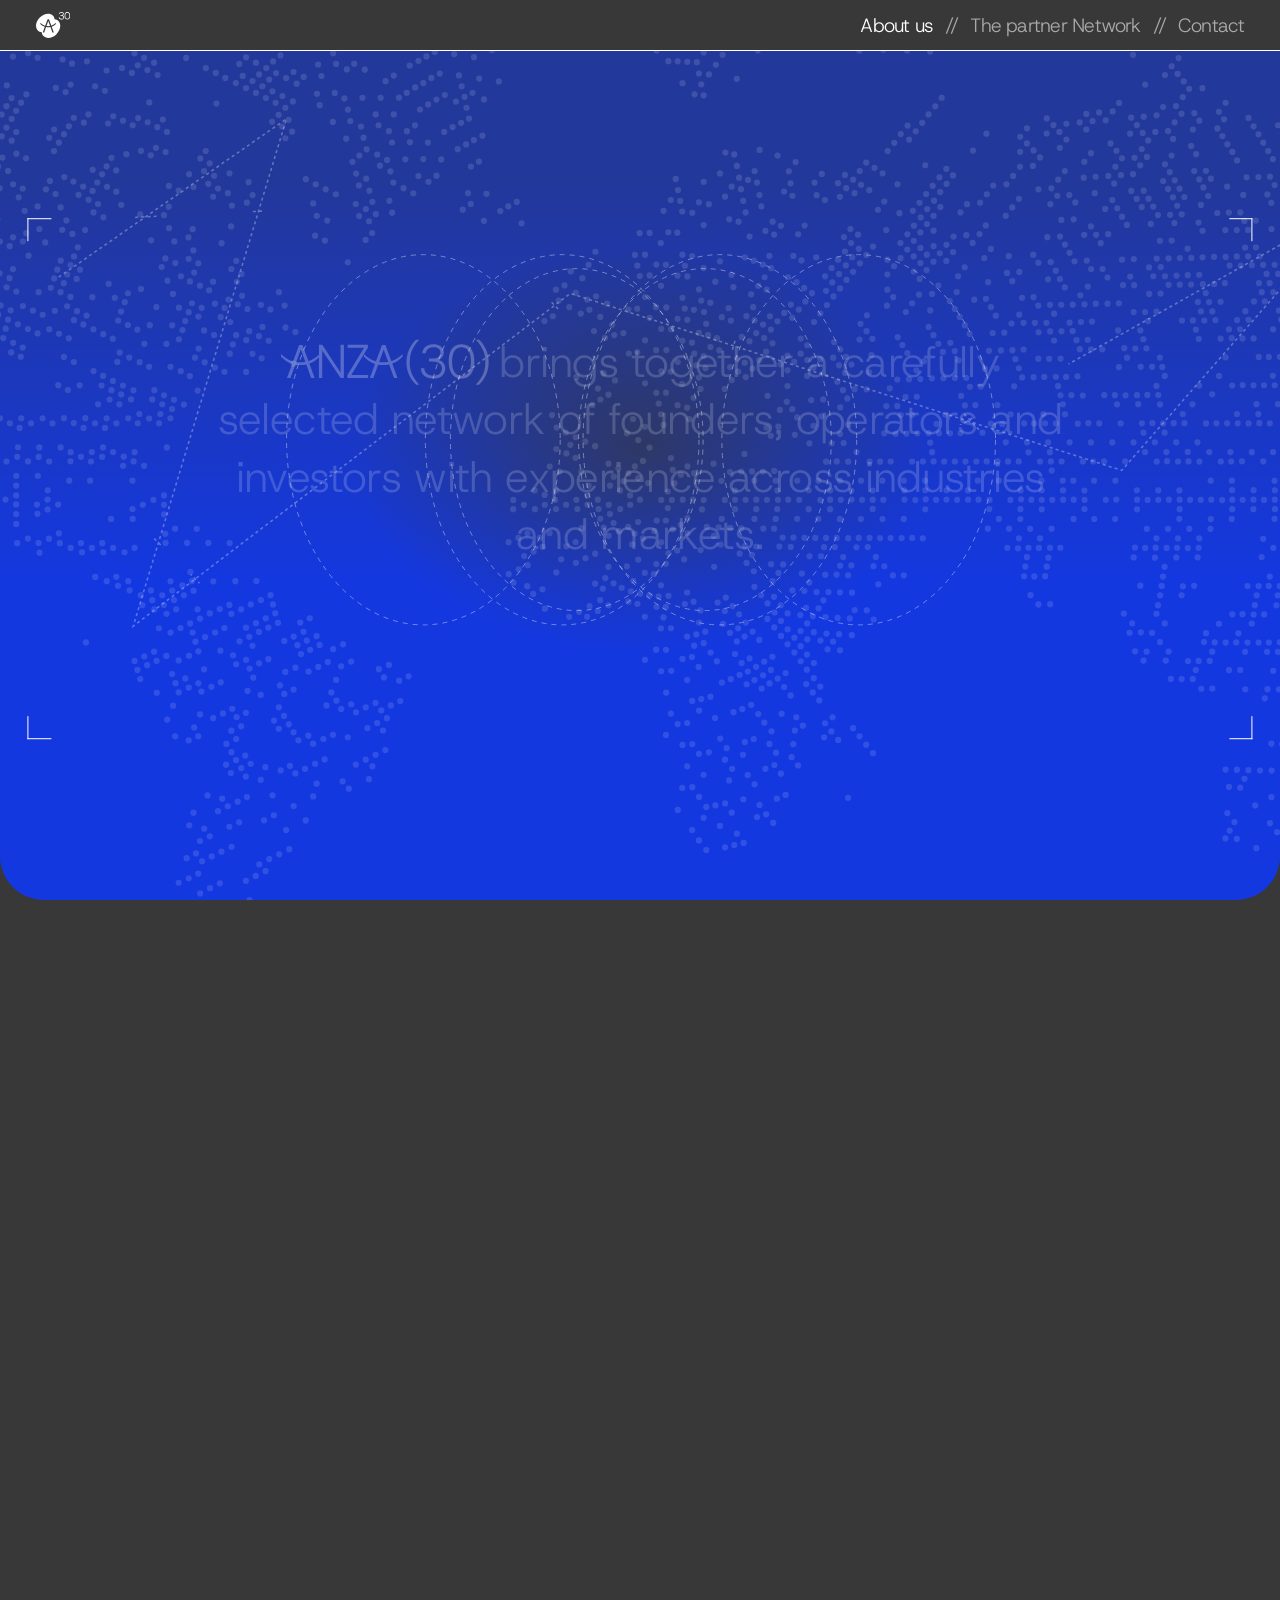
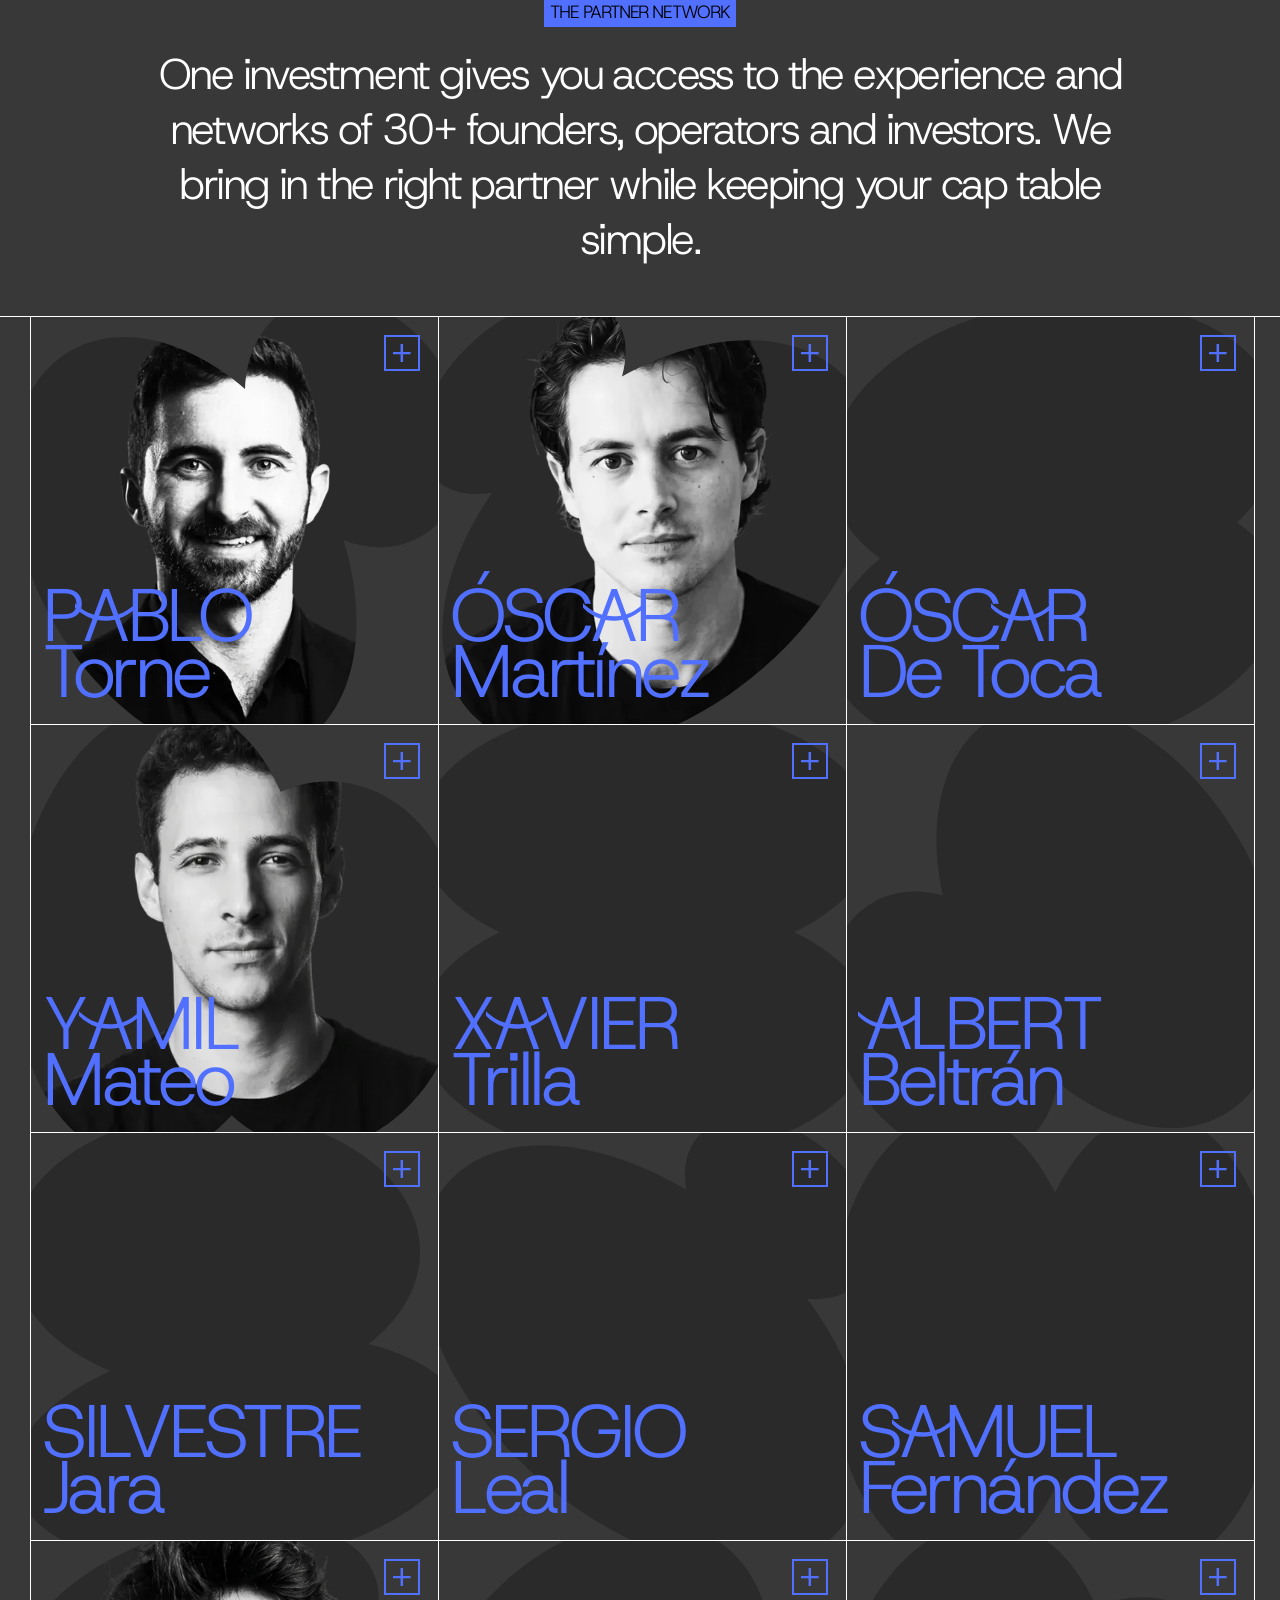
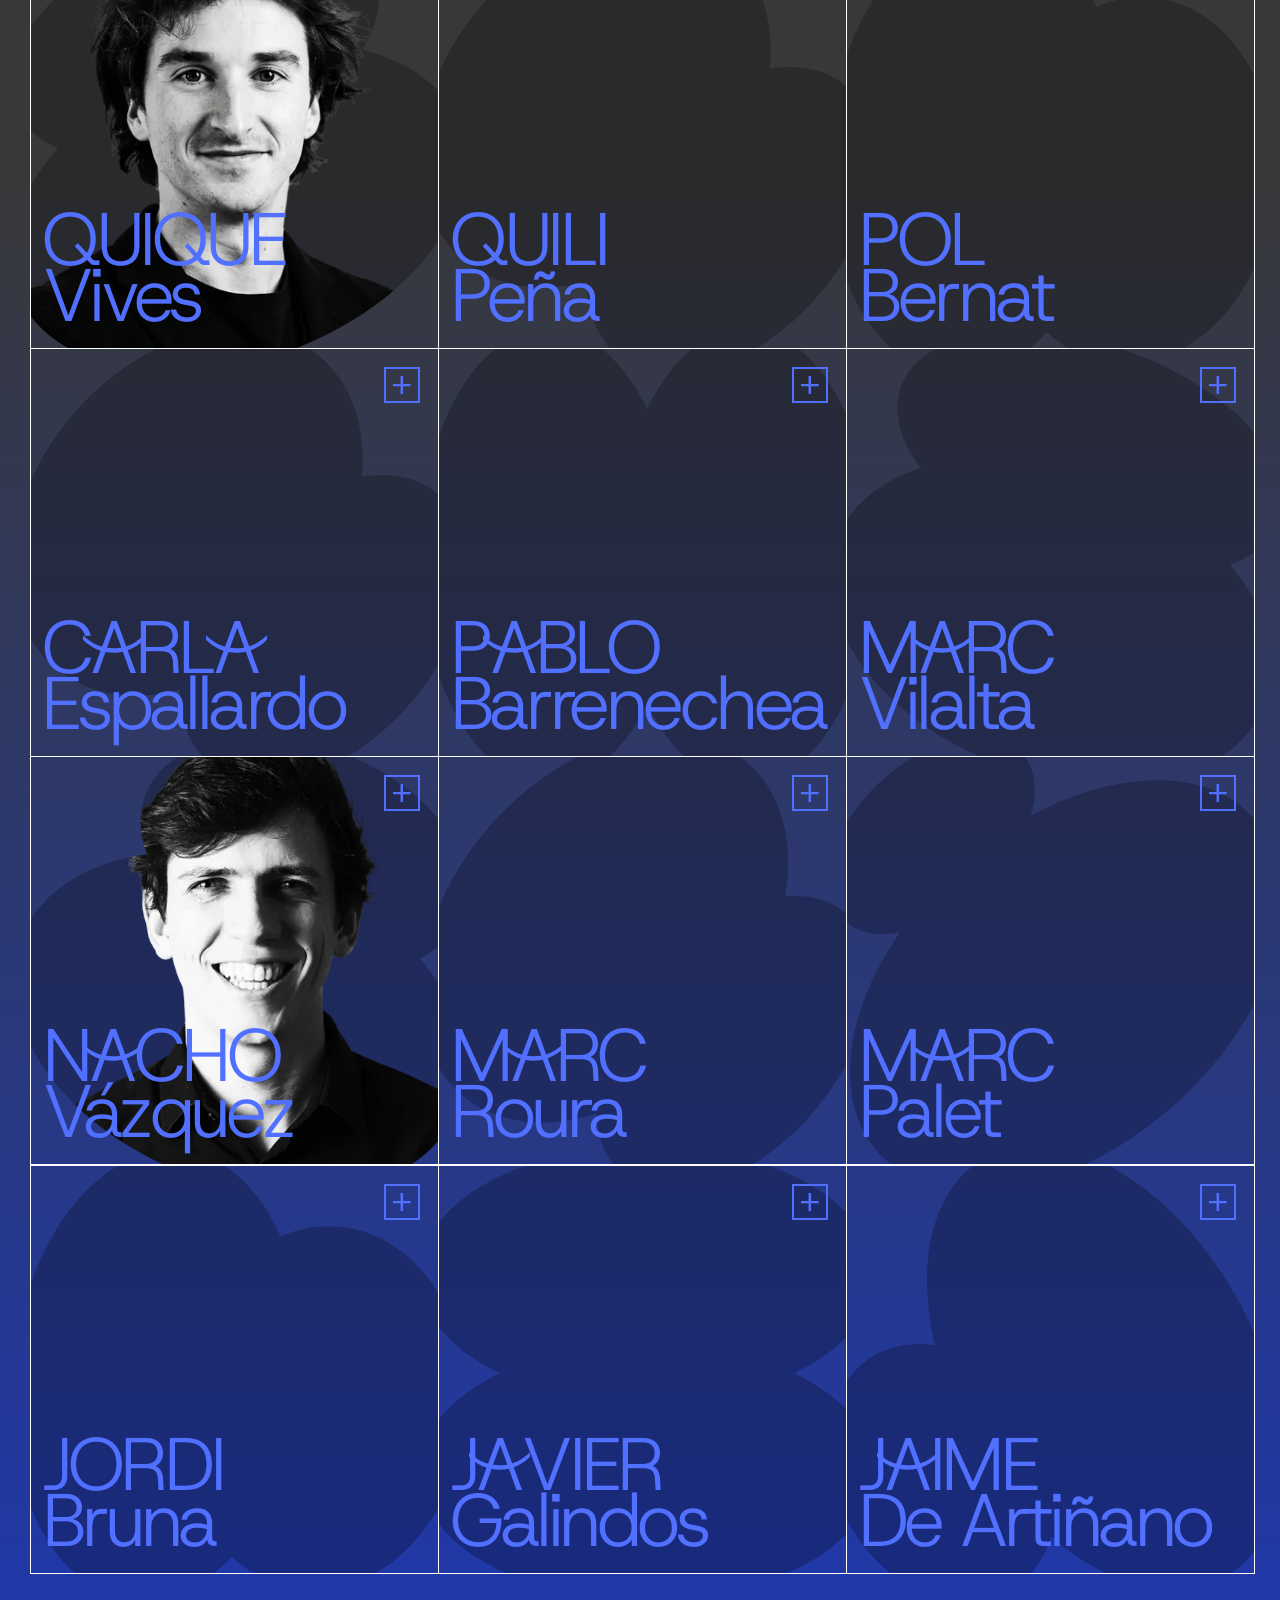
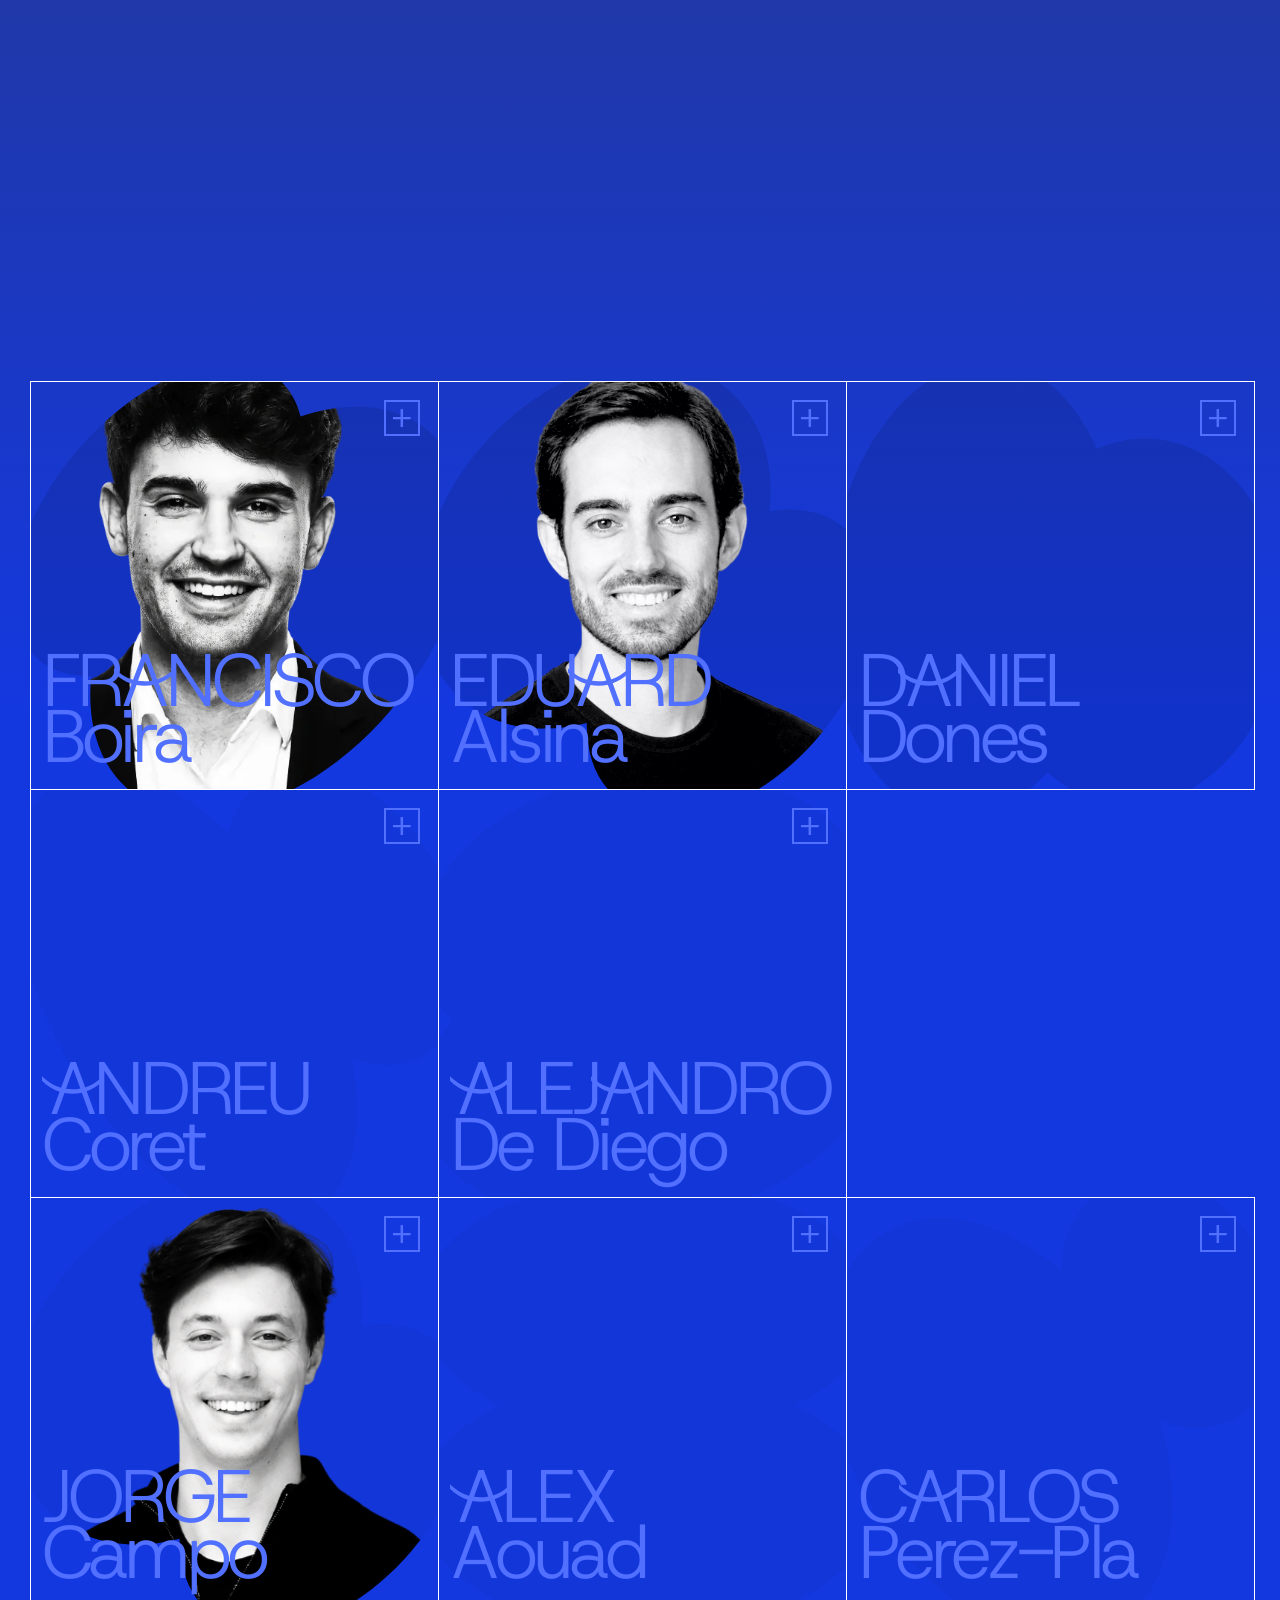
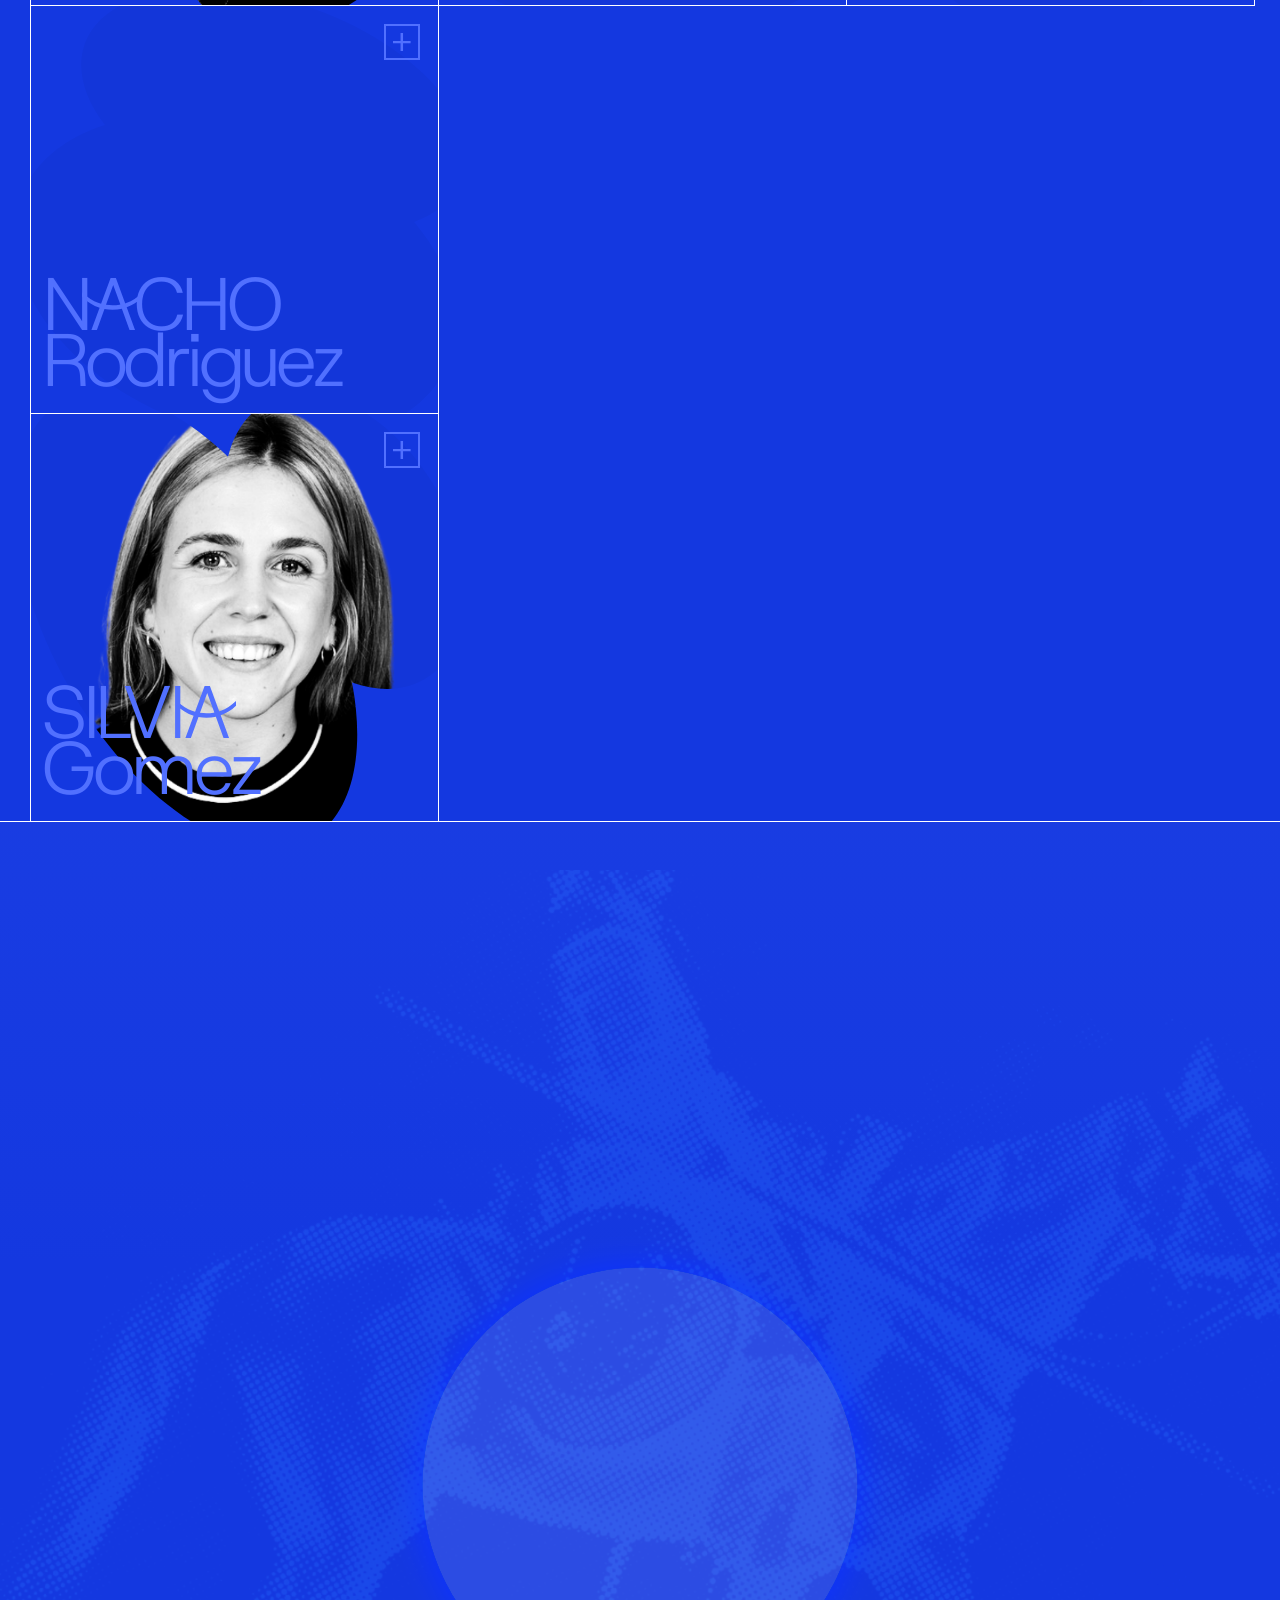
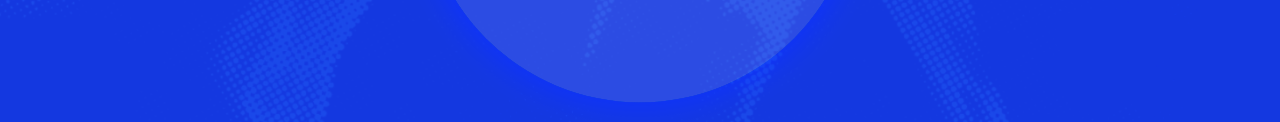
<file: index.html>
<!DOCTYPE html>
<html lang="en">
<head>
<meta charset="utf-8">
<meta name="viewport" content="width=device-width, initial-scale=1, viewport-fit=cover">
<title>ANZA(30) — 30 Business Angels. One Line In Your Cap Table.</title>
<meta name="description" content="ANZA(30) invests at the pre-seed and seed stages, backing ambitious founders building for international markets. 30 business angels, one line in your cap table.">
<meta name="theme-color" content="#383838">
<meta property="og:title" content="ANZA(30) — 30 Business Angels. One Line In Your Cap Table.">
<meta property="og:description" content="ANZA(30) invests at the pre-seed and seed stages, backing ambitious founders building for international markets. 30 business angels, one line in your cap table.">
<meta property="og:type" content="website">
<!-- ↑ Título de la pestaña y descripción para Google y redes: se pueden editar.
     ↓ Icono, tipografía (Google Fonts) y hoja de estilos: no tocar. -->
<link rel="icon" href="assets/favicon.svg" type="image/svg+xml">
<link rel="preconnect" href="https://fonts.googleapis.com">
<link rel="preconnect" href="https://fonts.gstatic.com" crossorigin>
<link href="https://fonts.googleapis.com/css2?family=Host+Grotesk:wght@300&display=swap" rel="stylesheet">
<link rel="stylesheet" href="css/styles.css">
</head>
<body>
<!--
  ╔════════════════════════════════════════════════════════════════════════════╗
  ║  ANZA(30) — GUÍA RÁPIDA DE ESTE ARCHIVO                                    ║
  ╚════════════════════════════════════════════════════════════════════════════╝
  Esta página tiene 4 bloques, en este orden. Busca (Ctrl/Cmd + F) el título
  entre comillas para saltar a cada uno:

    1. "MENÚ"                  Logo y enlaces de arriba.
    2. "HERO"                  Las 4 pantallas del principio que cambian con el scroll.
                               Sus textos están en los bloques <div class="scene …">.
    3. "THE PARTNER NETWORK"   La cuadrícula de partners. Ahí mismo se explica cómo
                               cambiar nombres, fotos y bios, y cómo añadir el nº 30.
    4. "CIERRE / CONTACTO"     Frases finales y botón con el email de contacto.

  Carpetas:
    index.html              este archivo (todo el contenido y los textos)
    css/styles.css          diseño: colores, tamaños, versión tablet y móvil
    js/main.js              animaciones e interacciones (no hace falta tocarlo)
    assets/img/partners/    fotos de los partners
    assets/img/             fondos e imágenes generales
    LEEME.txt               instrucciones de publicación y mantenimiento

  Los textos se pueden editar directamente. Lo que va entre < y > son etiquetas:
  cambia solo el texto que hay entre ellas, y guarda el archivo como UTF-8.
-->
<div class="page no-js">

<!-- ===================== FORMAS (NO TOCAR) =====================
     Dibujos que usa la página: la "A" especial de los nombres, las 30 máscaras
     de las fotos (blob-01 … blob-30) y sus líneas de fondo (lines-01 … lines-30).
     Son líneas muy largas de números: no hay nada que editar aquí. -->
<svg width="0" height="0" style="position:absolute" aria-hidden="true" focusable="false">
  <defs>
    <symbol id="glyph-a" viewBox="0 0 82 70"><path d="M58.14 34.13C58.88 33.88 59.63 33.62 60.38 33.33C63.70 32.13 67.13 30.37 70.67 28.07C74.28 25.77 78.05 22.76 82 19.02L82 25.14C78.56 28.71 74.76 31.78 70.59 34.37C67.32 36.44 63.83 38.14 60.10 39.47L71.34 70L63.95 70L53.58 41.35C49.63 42.21 45.43 42.64 41 42.64C37.24 42.64 33.65 42.33 30.24 41.71L20.00 70L12.61 70L23.67 40.07C19.28 38.66 15.22 36.76 11.49 34.37C7.31 31.78 3.48 28.71 0 25.14L0 19.02C3.94 22.76 7.71 25.77 11.32 28.07C14.86 30.37 18.29 32.13 21.61 33.33C22.97 33.85 24.32 34.30 25.66 34.68L38.48 0L45.57 0L58.14 34.13ZM32.29 36.04C35.19 36.42 38.09 36.61 41 36.61C44.20 36.61 47.40 36.38 50.60 35.92C50.92 35.87 51.24 35.82 51.56 35.77L41.98 9.29L32.29 36.04Z"/></symbol>
    <!-- Máscaras de las fotos (blob-01 … blob-30) -->
    <clipPath id="blob-01" clipPathUnits="objectBoundingBox"><path transform="scale(0.0017) matrix(0.4983 0.867 -0.867 0.4983 437.09 -135.05)" d="M268.0 0 C364.3 0.0 442.4 60.4 442.4 135.0 C442.4 170.5 424.8 202.7 395.8 226.8 C514.5 253.2 600 327.2 600 414.3 C600 523.5 465.6 612.1 300 612.1 C134.3 612.1 0 523.5 0 414.3 C0 338.9 64.0 273.3 158.2 239.9 C118.8 215.2 93.5 177.4 93.5 135.0 C93.5 60.4 171.6 0 268.0 0 Z"/></clipPath>
    <clipPath id="blob-02" clipPathUnits="objectBoundingBox"><path transform="scale(0.0017) matrix(-0.9659 -0.2589 0.2589 -0.9659 483.56 683.85)" d="M67.9 198.6 C163.5 42.7 324.4 -38.2 427.4 17.7 C510.6 62.9 530.5 183.7 484.7 310.6 C512.0 298.3 538.9 296.5 560.3 308.0 C608.0 333.4 609.8 415.1 564.4 490.4 C519.0 565.6 443.6 606.0 396.0 580.5 C371.0 567.1 358.6 538.3 359.0 503.0 C268.6 589.1 158.6 624.2 81.3 582.2 C-21.6 526.2 -27.6 354.5 67.9 198.6 Z"/></clipPath>
    <clipPath id="blob-03" clipPathUnits="objectBoundingBox"><path transform="scale(0.0017) matrix(-0.4983 0.867 0.867 0.4983 192.51 -140.08)" d="M109.7 120.2 C221.4 -2.1 371.0 -36.8 443.7 42.8 C465.8 66.9 478.2 98.8 481.8 135.0 C547.0 110.7 606.7 115.4 642.5 154.7 C707.3 225.6 669.1 382.5 557.2 505.1 C445.3 627.6 302.1 669.5 237.3 598.5 C218.8 578.2 208.7 550.8 206.3 519.2 C140.2 538.8 78.4 529.2 39.1 486.1 C-33.6 406.4 -1.9 242.6 109.7 120.2 Z"/></clipPath>
    <clipPath id="blob-04" clipPathUnits="objectBoundingBox"><path transform="scale(0.0017) matrix(1 0 -0 1 0 0)" d="M2.8 279.3 C20.8 114.1 120.3 -10.6 224.9 0.7 C280.8 6.7 326.9 50.4 354.9 114.9 C380.1 103.9 407.2 99.2 434.9 102.2 C539.6 113.6 612.6 230.8 598.1 364.0 C583.6 497.1 487.0 595.9 382.3 584.5 C347.4 580.7 316.1 565.2 290.3 541.2 C252.3 582.1 206.5 604.3 159.6 599.2 C55.0 587.9 -15.2 444.6 2.8 279.3 Z"/></clipPath>
    <clipPath id="blob-05" clipPathUnits="objectBoundingBox"><path transform="scale(0.0017) matrix(1 0 -0 1 0 0)" d="M300 0 C465.6 0 600 76.2 600 170.2 C600 222.2 558.9 268.7 494.2 300 C558.9 331.2 600 377.7 600 429.7 C600 523.7 465.6 600 300 600 C134.3 600 0 523.7 0 429.7 C0.0 377.7 41.0 331.2 105.7 300 C41.0 268.7 0.0 222.2 0 170.2 C0 76.2 134.3 0 300 0 Z"/></clipPath>
    <clipPath id="blob-06" clipPathUnits="objectBoundingBox"><path transform="scale(0.0017) matrix(-0.4983 -0.867 0.867 -0.4983 174.68 740.14)" d="M285.2 0 C388.9 0.0 472.9 62.4 472.9 139.5 C472.9 171.1 458.8 200.3 434.9 223.7 C535.8 255.8 605.3 323.4 605.3 401.6 C605.3 510.8 469.8 599.4 302.6 599.4 C135.5 599.4 0.0 510.8 0 401.6 C0 330.0 58.1 267.3 145.3 232.6 C115.5 207.9 97.4 175.3 97.4 139.5 C97.4 62.4 181.5 0 285.2 0 Z"/></clipPath>
    <clipPath id="blob-07" clipPathUnits="objectBoundingBox"><path transform="scale(0.0017) matrix(-1 0 -0 -1 600 600)" d="M278.4 5.4 C442.9 -16.8 585.2 31.4 596.3 113.3 C603.6 167.1 552.4 222.0 469.8 259.7 C547.8 291.8 599.9 350.1 599.9 416.7 C599.9 517.9 479.4 600 330.7 600 C182.0 600 61.4 517.9 61.4 416.7 C61.4 370.0 87.1 327.3 129.4 295.0 C56.9 277.1 7.0 241.1 0.6 194.0 C-10.4 112.1 113.9 27.7 278.4 5.4 Z"/></clipPath>
    <clipPath id="blob-08" clipPathUnits="objectBoundingBox"><path transform="scale(0.0017) matrix(0.9659 -0.2589 -0.2589 -0.9659 125.23 688.92)" d="M72.7 209.5 C172.2 47.2 336.3 -38.9 439.3 17.0 C524.7 63.5 541.3 193.1 487.6 328.6 C512.7 319.5 537.6 319.4 558.1 330.4 C605.7 355.8 611.2 431.5 570.3 499.3 C529.4 567.2 457.6 601.5 410.0 576.0 C386.5 563.5 373.3 538.7 370.8 508.8 C275.9 605.8 159.1 648.1 79.1 604.6 C-23.8 548.6 -26.6 371.7 72.7 209.5 Z"/></clipPath>
    <clipPath id="blob-09" clipPathUnits="objectBoundingBox"><path transform="scale(0.0017) matrix(0 1 -1 0 600 0)" d="M300 0 C465.6 0 600 76.2 600 170.2 C600 222.2 558.9 268.7 494.2 300 C558.9 331.2 600 377.7 600 429.7 C600 523.7 465.6 600 300 600 C134.3 600 0 523.7 0 429.7 C0.0 377.7 41.0 331.2 105.7 300 C41.0 268.7 0.0 222.2 0 170.2 C0 76.2 134.3 0 300 0 Z"/></clipPath>
    <clipPath id="blob-10" clipPathUnits="objectBoundingBox"><path transform="scale(0.0017) matrix(0.4983 -0.867 -0.867 -0.4983 381.36 739.51)" d="M124.1 114.9 C250.2 -1.7 418.6 -35.0 500.3 40.4 C544.2 81.1 554.1 145.0 534.1 213.6 C568.4 212.1 598.1 220.4 618.9 239.6 C677.5 293.9 642.2 414.4 540.0 508.9 C437.9 603.5 307.6 636.1 249.0 581.9 C226.8 561.3 218.1 531.1 221.4 496.4 C150.9 511.9 85.8 501.9 43.7 462.9 C-37.9 387.4 -1.9 231.5 124.1 114.9 Z"/></clipPath>
    <clipPath id="blob-11" clipPathUnits="objectBoundingBox"><path transform="scale(0.0017) matrix(-0.9968 0.0797 -0.0797 -0.9968 622.83 575.1)" d="M89.5 89.4 C180.6 -1.4 302.2 -27.3 361.1 31.5 C385.7 56.0 395.5 91.4 392.0 131.0 C454.4 119.8 513.6 133.1 553.8 173.2 C631.3 250.7 608.9 398.6 503.6 503.7 C398.3 608.9 250.2 631.3 172.6 553.9 C132.3 513.6 119.0 454.1 130.4 391.6 C91.2 394.9 56.0 385.0 31.6 360.6 C-27.3 301.7 -1.4 180.3 89.5 89.4 Z"/></clipPath>
    <clipPath id="blob-12" clipPathUnits="objectBoundingBox"><path transform="scale(0.0017) matrix(1 0 -0 1 0 0)" d="M2.8 279.3 C20.8 114.1 120.3 -10.6 224.9 0.7 C280.4 6.7 326.2 49.8 354.4 113.6 C378.3 103.2 403.9 98.9 430.1 101.7 C532.1 112.8 603.0 229.7 588.5 362.9 C573.9 496.1 479.5 595.0 377.5 583.9 C344.1 580.3 314.1 565.4 289.3 542.3 C251.5 582.5 206.1 604.3 159.6 599.2 C55.0 587.9 -15.2 444.6 2.8 279.3 Z"/></clipPath>
    <clipPath id="blob-13" clipPathUnits="objectBoundingBox"><path transform="scale(0.0017) matrix(-0.9968 0.0797 -0.0797 -0.9968 622.89 575.09)" d="M89.5 89.4 C180.6 -1.4 302.2 -27.3 361.1 31.5 C385.7 56.0 395.5 91.4 392.0 131.0 C454.4 119.8 513.6 133.1 553.8 173.2 C631.3 250.7 608.9 398.6 503.6 503.7 C398.3 608.9 250.2 631.3 172.6 553.9 C132.3 513.6 119.0 454.1 130.4 391.6 C91.2 394.9 56.0 385.0 31.6 360.6 C-27.3 301.7 -1.4 180.3 89.5 89.4 Z"/></clipPath>
    <clipPath id="blob-14" clipPathUnits="objectBoundingBox"><path transform="scale(0.0017) matrix(0 1 -1 0 600 0)" d="M300 0 C465.6 0 600 76.2 600 170.2 C600 222.2 558.9 268.7 494.2 299.9 C558.9 331.2 600 377.7 600 429.7 C600 523.7 465.6 599.9 300 599.9 C134.3 599.9 0 523.7 0 429.7 C0.0 377.7 41.0 331.2 105.7 299.9 C41.0 268.7 0 222.2 0 170.2 C0.0 76.2 134.3 0 300 0 Z"/></clipPath>
    <clipPath id="blob-15" clipPathUnits="objectBoundingBox"><path transform="scale(0.0017) matrix(-0.4983 -0.867 0.867 -0.4983 214.01 739.61)" d="M118.3 109.5 C240.6 -3.5 405.9 -34.0 487.6 41.5 C528.4 79.3 540.6 136.5 527.2 198.3 C568.0 193.0 603.3 200.2 626.6 221.8 C685.2 276.0 645.9 400.3 538.7 499.4 C431.6 598.6 297.3 635.0 238.7 580.8 C215.2 559.1 207.4 526.1 213.5 488.0 C146.9 500.1 85.5 488.8 44.8 451.2 C-36.7 375.6 -3.8 222.6 118.3 109.5 Z"/></clipPath>
    <clipPath id="blob-16" clipPathUnits="objectBoundingBox"><path transform="scale(0.0017) matrix(-0.4983 -0.867 0.867 -0.4983 217.54 742.02)" d="M119.0 110.2 C243.9 -5.3 414.7 -34.7 500.4 44.5 C554.6 94.7 561.8 176.3 528.2 258.8 C551.4 262.4 572.0 271.4 587.9 286.1 C646.5 340.3 620.9 452.0 530.6 535.5 C440.4 619.0 319.8 642.7 261.2 588.5 C237.9 567.0 227.9 536.4 230.0 502.2 C158.7 515.8 92.2 503.8 48.1 463.0 C-37.5 383.7 -5.7 225.7 119.0 110.2 Z"/></clipPath>
    <clipPath id="blob-17" clipPathUnits="objectBoundingBox"><path transform="scale(0.0017) matrix(-0.9968 0.0797 -0.0797 -0.9968 616.37 576.06)" d="M89.6 89.5 C178.0 1.2 293.6 -26.4 347.8 27.6 C368.0 47.8 376.8 76.6 375.3 109.4 C443.3 93.9 507.7 105.7 550.1 148.0 C629.2 227.0 601.9 382.4 489.1 495.1 C376.3 607.7 220.7 635.0 141.6 556.0 C97.8 512.3 86.6 445.2 104.5 374.9 C73.8 375.4 46.8 366.5 27.6 347.3 C-26.4 293.2 1.2 177.8 89.6 89.5 Z"/></clipPath>
    <clipPath id="blob-18" clipPathUnits="objectBoundingBox"><path transform="scale(0.0017) matrix(-0.9659 -0.2589 0.2589 -0.9659 483.14 683.84)" d="M67.9 198.6 C163.5 42.7 324.4 -38.2 427.4 17.7 C510.6 62.9 530.5 183.6 484.7 310.5 C512.2 298.1 539.2 296.1 560.6 307.5 C608.2 333.0 609.7 415.4 563.8 491.5 C517.9 567.6 442.1 608.6 394.4 583.1 C369.2 569.6 356.9 540.2 357.8 504.2 C267.5 589.4 158.2 624.0 81.3 582.2 C-21.6 526.2 -27.6 354.5 67.9 198.6 Z"/></clipPath>
    <clipPath id="blob-19" clipPathUnits="objectBoundingBox"><path transform="scale(0.0017) matrix(1 0 -0 1 0 6)" d="M2.8 276.6 C20.8 112.9 120.3 -10.5 224.9 0.7 C280.8 6.7 326.9 49.9 354.9 113.7 C380.1 102.9 407.2 98.2 434.9 101.2 C539.6 112.5 612.6 228.5 598.1 360.3 C583.6 492.2 487.0 589.9 382.3 578.6 C347.4 574.9 316.1 559.5 290.3 535.8 C252.3 576.3 206.5 598.3 159.6 593.2 C55.0 582.0 -15.2 440.2 2.8 276.6 Z"/></clipPath>
    <clipPath id="blob-20" clipPathUnits="objectBoundingBox"><path transform="scale(0.0017) matrix(1 0 -0 1 0 0)" d="M300 0 C465.6 0 600 76.2 600 170.2 C600 222.2 558.9 268.7 494.2 300 C558.9 331.2 600 377.7 600 429.7 C600 523.7 465.6 600 300 600 C134.3 600 0 523.7 0 429.7 C0.0 377.7 41.0 331.2 105.7 300 C41.0 268.7 0.0 222.2 0 170.2 C0 76.2 134.3 0 300 0 Z"/></clipPath>
    <clipPath id="blob-21" clipPathUnits="objectBoundingBox"><path transform="scale(0.0017) matrix(-0.4983 -0.867 0.867 -0.4983 181.97 765.55)" d="M304.8 0 C403.7 0.0 483.9 62.6 483.9 139.8 C483.9 167.7 473.4 193.6 455.4 215.4 C562.9 247.2 637.1 315.3 637.1 394.1 C637.1 503.3 494.5 591.8 318.5 591.8 C142.6 591.8 0 503.3 0 394.1 C0 320.6 64.5 256.5 160.3 222.4 C138.6 199.2 125.8 170.7 125.8 139.8 C125.8 62.6 205.9 0 304.8 0 Z"/></clipPath>
    <clipPath id="blob-22" clipPathUnits="objectBoundingBox"><path transform="scale(0.0017) matrix(-1 0 -0 -1 600 600)" d="M278.4 5.4 C442.9 -16.8 585.2 31.4 596.3 113.3 C603.6 167.1 552.4 222.0 469.8 259.7 C547.8 291.8 599.9 350.1 599.9 416.7 C599.9 517.9 479.4 600.0 330.7 600.0 C182.0 600.0 61.4 517.9 61.4 416.7 C61.4 370.0 87.1 327.3 129.4 295.0 C56.9 277.1 7.0 241.1 0.6 194.0 C-10.4 112.1 113.9 27.7 278.4 5.4 Z"/></clipPath>
    <clipPath id="blob-23" clipPathUnits="objectBoundingBox"><path transform="scale(0.0017) matrix(0.9659 -0.2589 -0.2589 -0.9659 127.67 687.56)" d="M73.1 211.1 C173.6 47.1 340.2 -39.5 445.1 17.5 C531.3 64.4 549.0 193.8 496.8 329.5 C517.5 324.5 537.7 325.9 554.7 335.0 C602.4 360.5 607.9 436.2 567.0 504.0 C526.1 571.8 454.3 606.2 406.6 580.7 C385.9 569.6 373.1 549.0 368.7 523.6 C274.2 615.6 160.1 654.3 81.0 611.3 C-23.8 554.2 -27.3 375.1 73.1 211.1 Z"/></clipPath>
    <clipPath id="blob-24" clipPathUnits="objectBoundingBox"><path transform="scale(0.0017) matrix(0 1 -1 0 600 0)" d="M300 0 C465.6 0 600 76.2 600 170.2 C600 222.2 558.9 268.7 494.2 300 C558.9 331.2 600 377.7 600 429.7 C600 523.7 465.6 600 300 600 C134.3 600 0 523.7 0 429.7 C0.0 377.7 41.0 331.2 105.7 300 C41.0 268.7 0.0 222.2 0 170.2 C0 76.2 134.3 0 300 0 Z"/></clipPath>
    <clipPath id="blob-25" clipPathUnits="objectBoundingBox"><path transform="scale(0.0017) matrix(0 -1 -1 -0 600.99 596.67)" d="M122.9 113.8 C247.6 -1.5 413.8 -34.6 494.2 39.7 C539.5 81.6 547.9 148.7 524.4 219.9 C540.9 224 555.3 231.3 567.0 242.0 C624.2 295.0 590.8 411.8 492.3 502.9 C393.8 594.1 267.6 625.0 210.3 572.0 C190.1 553.3 181.2 526.6 182.5 495.8 C126.9 501.2 77.1 489.0 42.9 457.3 C-37.4 382.9 -1.6 229.1 122.9 113.8 Z"/></clipPath>
    <clipPath id="blob-26" clipPathUnits="objectBoundingBox"><path transform="scale(0.0017) matrix(-0.9968 0.0797 -0.0797 -0.9968 621.83 577.1)" d="M89.5 89.4 C180.6 -1.4 302.2 -27.3 361.1 31.5 C386.1 56.4 395.8 92.5 391.9 132.7 C453.9 121.9 512.7 135.2 552.7 175.2 C630.2 252.6 607.7 400.5 502.4 505.7 C397.2 610.8 249.0 633.2 171.5 555.8 C130.7 515.1 117.6 454.9 129.6 391.6 C90.7 394.7 55.8 384.8 31.6 360.6 C-27.3 301.7 -1.4 180.3 89.5 89.4 Z"/></clipPath>
    <clipPath id="blob-27" clipPathUnits="objectBoundingBox"><path transform="scale(0.0017) matrix(1 0 -0 1 0 0)" d="M2.8 279.3 C20.8 114.1 120.3 -10.6 224.9 0.7 C280.8 6.7 326.9 50.4 354.9 114.9 C380.1 103.9 407.2 99.2 434.9 102.2 C539.6 113.6 612.6 230.8 598.1 364.0 C583.6 497.1 487.0 595.9 382.3 584.5 C347.4 580.7 316.1 565.2 290.3 541.2 C252.3 582.1 206.5 604.3 159.6 599.2 C55.0 587.9 -15.2 444.6 2.8 279.3 Z"/></clipPath>
    <clipPath id="blob-28" clipPathUnits="objectBoundingBox"><path transform="scale(0.0017) matrix(0.4983 0.867 -0.867 0.4983 387.68 -173.76)" d="M345.1 0 C461.0 0 555.0 61.9 555.0 138.4 C555.0 170.3 538.6 199.7 511.1 223.1 C602.3 254.7 662.7 309.6 662.7 372.1 C662.7 470.0 514.3 549.4 331.3 549.4 C148.3 549.4 0.0 470.0 0 372.1 C0 305.1 69.4 246.7 171.8 216.6 C148.7 194.3 135.1 167.4 135.1 138.4 C135.1 61.9 229.1 0 345.1 0 Z"/></clipPath>
    <clipPath id="blob-29" clipPathUnits="objectBoundingBox"><path transform="scale(0.0017) matrix(-0.2707 0.9627 -0.9627 -0.2707 658.07 114.42)" d="M274.1 0 C425.5 0 548.3 76.5 548.3 170.9 C548.3 209.0 528.3 244.2 494.4 272.6 C529.3 305.9 549.9 347.5 549.9 392.5 C549.9 502.3 426.8 591.4 274.9 591.4 C123.1 591.4 0 502.3 0 392.5 C0 347.8 20.3 306.5 54.7 273.3 C20.3 244.8 0 209.3 0 170.9 C0 76.5 122.7 0.0 274.1 0 Z"/></clipPath>
    <clipPath id="blob-30" clipPathUnits="objectBoundingBox"><path transform="scale(0.0017) matrix(-0.4983 0.867 0.867 0.4983 191.13 -139.53)" d="M105.7 115.2 C217.4 -6.4 370.9 -36.5 448.5 48.0 C463.7 64.6 474.9 84.3 482.2 106.3 C537.5 96.1 587.5 107.9 620.8 144.2 C692.6 222.4 659.6 385.1 547.2 507.6 C434.8 630.1 285.5 666.0 213.7 587.8 C200.2 573.1 190.4 555.3 184.1 535.4 C129.2 541.7 79.0 526.8 44.0 488.8 C-33.5 404.2 -5.9 236.9 105.7 115.2 Z"/></clipPath>
    <!-- Líneas de fondo de cada tarjeta (lines-01 … lines-30) -->
    <symbol id="lines-01" viewBox="0 0 600 600" overflow="visible"><g fill="none" stroke="#fff" stroke-width="1" stroke-dasharray="6 6" vector-effect="non-scaling-stroke"><ellipse cx="134.995" cy="172.805" rx="134.995" ry="172.805" transform="matrix(0.87 -0.5 0.5 0.87 250.38 81.69)"/><ellipse cx="197.765" cy="294.255" rx="197.765" ry="294.255" transform="matrix(0.87 -0.5 0.5 0.87 -93 171)"/></g></symbol>
    <symbol id="lines-02" viewBox="0 0 600 600" overflow="visible"><g fill="none" stroke="#fff" stroke-width="1" stroke-dasharray="6 6" vector-effect="non-scaling-stroke"><ellipse cx="212.225" cy="330.03" rx="212.225" ry="330.03" transform="matrix(-0.72 -0.69 0.73 -0.69 229.12 702.25)"/><ellipse cx="97.84" cy="159.115" rx="97.84" ry="159.115" transform="matrix(-0.73 -0.68 0.72 -0.69 93.42 308.19)"/></g></symbol>
    <symbol id="lines-03" viewBox="0 0 600 600" overflow="visible"><g fill="none" stroke="#fff" stroke-width="1" stroke-dasharray="6 6" vector-effect="non-scaling-stroke"><ellipse cx="195.32" cy="300.105" rx="195.32" ry="300.105" transform="matrix(0.3 0.95 0.98 -0.21 -51.36 79.48)"/><ellipse cx="170.28" cy="300.51" rx="170.28" ry="300.51" transform="matrix(0.3 0.95 0.98 -0.21 -47.42 327.96)"/></g></symbol>
    <symbol id="lines-04" viewBox="0 0 600 600" overflow="visible"><g fill="none" stroke="#fff" stroke-width="1" stroke-dasharray="6 6" vector-effect="non-scaling-stroke"><ellipse cx="301.055" cy="190.635" rx="301.055" ry="190.635" transform="matrix(0.11 -0.99 0.99 0.11 -29.82 578.68)"/><ellipse cx="242.555" cy="190.635" rx="242.555" ry="190.635" transform="matrix(0.11 -0.99 0.99 0.11 192.83 563.92)"/></g></symbol>
    <symbol id="lines-05" viewBox="0 0 600 600" overflow="visible"><g fill="none" stroke="#fff" stroke-width="1" stroke-dasharray="6 6" vector-effect="non-scaling-stroke"><ellipse cx="170.255" cy="300" rx="170.255" ry="300" transform="matrix(0 -1 1 0 0 340.51)"/><ellipse cx="170.255" cy="300" rx="170.255" ry="300" transform="matrix(0 -1 1 0 0 600)"/></g></symbol>
    <symbol id="lines-06" viewBox="0 0 600 600" overflow="visible"><g fill="none" stroke="#fff" stroke-width="1" stroke-dasharray="6 6" vector-effect="non-scaling-stroke"><ellipse cx="139.55" cy="187.755" rx="139.55" ry="187.755" transform="matrix(-0.87 0.5 -0.5 -0.87 367.65 516.19)"/><ellipse cx="197.76" cy="300.665" rx="197.76" ry="300.665" transform="matrix(-0.87 0.5 -0.5 -0.87 693.78 440.43)"/></g></symbol>
    <symbol id="lines-07" viewBox="0 0 600 600" overflow="visible"><g fill="none" stroke="#fff" stroke-width="1" stroke-dasharray="6 6" vector-effect="non-scaling-stroke"><ellipse cx="149.645" cy="300.555" rx="149.645" ry="300.555" transform="matrix(0.13 0.99 -0.99 0.13 579.21 257.65)"/><ellipse cx="183.285" cy="269.255" rx="183.285" ry="269.255" transform="matrix(0 1 -1 0 538.51 0)"/></g></symbol>
    <symbol id="lines-08" viewBox="0 0 600 600" overflow="visible"><g fill="none" stroke="#fff" stroke-width="1" stroke-dasharray="6 6" vector-effect="non-scaling-stroke"><ellipse cx="212.235" cy="344.615" rx="212.235" ry="344.615" transform="matrix(0.72 -0.69 -0.73 -0.69 391.34 704.88)"/><ellipse cx="97.84" cy="142.21" rx="97.84" ry="142.21" transform="matrix(0.73 -0.68 -0.72 -0.69 505.67 290.5)"/></g></symbol>
    <symbol id="lines-09" viewBox="0 0 600 600" overflow="visible"><g fill="none" stroke="#fff" stroke-width="1" stroke-dasharray="6 6" vector-effect="non-scaling-stroke"><ellipse cx="170.255" cy="300" rx="170.255" ry="300" transform="matrix(1 0 0 1 259.49 0)"/><ellipse cx="170.255" cy="300" rx="170.255" ry="300" transform="matrix(1 0 0 1 0 0)"/></g></symbol>
    <symbol id="lines-10" viewBox="0 0 600 600" overflow="visible"><g fill="none" stroke="#fff" stroke-width="1" stroke-dasharray="6 6" vector-effect="non-scaling-stroke"><ellipse cx="201.42" cy="309.655" rx="201.42" ry="309.655" transform="matrix(-0.22 -0.98 -0.96 0.3 641.03 482.44)"/><ellipse cx="142.035" cy="251.97" rx="142.035" ry="251.97" transform="matrix(-0.22 -0.98 -0.96 0.3 515.23 224.6)"/></g></symbol>
    <symbol id="lines-11" viewBox="0 0 600 600" overflow="visible"><g fill="none" stroke="#fff" stroke-width="1" stroke-dasharray="6 6" vector-effect="non-scaling-stroke"><ellipse cx="148.51" cy="235.235" rx="148.51" ry="235.235" transform="matrix(-0.76 -0.65 0.65 -0.76 368.49 670.64)"/><ellipse cx="198.38" cy="269.35" rx="198.38" ry="269.35" transform="matrix(-0.76 -0.65 0.65 -0.76 207.99 574.98)"/></g></symbol>
    <symbol id="lines-12" viewBox="0 0 600 600" overflow="visible"><g fill="none" stroke="#fff" stroke-width="1" stroke-dasharray="6 6" vector-effect="non-scaling-stroke"><ellipse cx="301.055" cy="190.635" rx="301.055" ry="190.635" transform="matrix(0.11 -0.99 0.99 0.11 -29.82 578.67)"/><ellipse cx="242.555" cy="185.775" rx="242.555" ry="185.775" transform="matrix(0.11 -0.99 0.99 0.11 192.82 563.92)"/></g></symbol>
    <symbol id="lines-13" viewBox="0 0 600 600" overflow="visible"><g fill="none" stroke="#fff" stroke-width="1" stroke-dasharray="6 6" vector-effect="non-scaling-stroke"><ellipse cx="150.92" cy="230.615" rx="150.92" ry="230.615" transform="matrix(-0.76 -0.65 0.65 -0.76 375.28 670.15)"/><ellipse cx="198.38" cy="269.35" rx="198.38" ry="269.35" transform="matrix(-0.76 -0.65 0.65 -0.76 208.06 574.94)"/></g></symbol>
    <symbol id="lines-14" viewBox="0 0 600 600" overflow="visible"><g fill="none" stroke="#fff" stroke-width="1" stroke-dasharray="6 6" vector-effect="non-scaling-stroke"><ellipse cx="170.255" cy="300" rx="170.255" ry="300" transform="matrix(1 0 0 1 259.49 0)"/><ellipse cx="170.255" cy="300" rx="170.255" ry="300" transform="matrix(1 0 0 1 0 0)"/></g></symbol>
    <symbol id="lines-15" viewBox="0 0 600 600" overflow="visible"><g fill="none" stroke="#fff" stroke-width="1" stroke-dasharray="6 6" vector-effect="non-scaling-stroke"><ellipse cx="200.3" cy="301.615" rx="200.3" ry="301.615" transform="matrix(0.22 -0.98 0.96 0.3 -37.9 490.82)"/><ellipse cx="144.54" cy="264.285" rx="144.54" ry="264.285" transform="matrix(0.22 -0.98 0.96 0.3 60.82 226.94)"/></g></symbol>
    <symbol id="lines-16" viewBox="0 0 600 600" overflow="visible"><g fill="none" stroke="#fff" stroke-width="1" stroke-dasharray="6 6" vector-effect="non-scaling-stroke"><ellipse cx="209.135" cy="308.095" rx="209.135" ry="308.095" transform="matrix(0.22 -0.98 0.96 0.3 -39.82 488.07)"/><ellipse cx="144.54" cy="222.6" rx="144.54" ry="222.6" transform="matrix(0.22 -0.98 0.96 0.3 139.41 230.68)"/></g></symbol>
    <symbol id="lines-17" viewBox="0 0 600 600" overflow="visible"><g fill="none" stroke="#fff" stroke-width="1" stroke-dasharray="6 6" vector-effect="non-scaling-stroke"><ellipse cx="138.605" cy="226.22" rx="138.605" ry="226.22" transform="matrix(-0.76 -0.65 0.65 -0.76 373 666)"/><ellipse cx="202.445" cy="284.54" rx="202.445" ry="284.54" transform="matrix(-0.76 -0.65 0.65 -0.76 210.36 603.4)"/></g></symbol>
    <symbol id="lines-18" viewBox="0 0 600 600" overflow="visible"><g fill="none" stroke="#fff" stroke-width="1" stroke-dasharray="6 6" vector-effect="non-scaling-stroke"><ellipse cx="212.235" cy="331.09" rx="212.235" ry="331.09" transform="matrix(-0.72 -0.69 0.73 -0.69 228.72 702.26)"/><ellipse cx="97.84" cy="160.905" rx="97.84" ry="160.905" transform="matrix(-0.73 -0.68 0.72 -0.69 92.63 308.54)"/></g></symbol>
    <symbol id="lines-19" viewBox="0 0 600 600" overflow="visible"><g fill="none" stroke="#fff" stroke-width="1" stroke-dasharray="6 6" vector-effect="non-scaling-stroke"><ellipse cx="298.08" cy="190.61" rx="298.08" ry="190.61" transform="matrix(0.11 -0.99 0.99 0.11 -29.82 578.89)"/><ellipse cx="240.155" cy="190.61" rx="240.155" ry="190.61" transform="matrix(0.11 -0.99 0.99 0.11 192.83 564.28)"/></g></symbol>
    <symbol id="lines-20" viewBox="0 0 600 600" overflow="visible"><g fill="none" stroke="#fff" stroke-width="1" stroke-dasharray="6 6" vector-effect="non-scaling-stroke"><ellipse cx="170.255" cy="300" rx="170.255" ry="300" transform="matrix(0 -1 1 0 0 340.51)"/><ellipse cx="170.255" cy="300" rx="170.255" ry="300" transform="matrix(0 -1 1 0 0 600)"/></g></symbol>
    <symbol id="lines-21" viewBox="0 0 600 600" overflow="visible"><g fill="none" stroke="#fff" stroke-width="1" stroke-dasharray="6 6" vector-effect="non-scaling-stroke"><ellipse cx="139.84" cy="178.06" rx="139.84" ry="178.06" transform="matrix(-0.87 0.5 -0.5 -0.87 360.27 515.02)"/><ellipse cx="197.76" cy="318.585" rx="197.76" ry="318.585" transform="matrix(-0.87 0.5 -0.5 -0.87 694.54 469.61)"/></g></symbol>
    <symbol id="lines-22" viewBox="0 0 600 600" overflow="visible"><g fill="none" stroke="#fff" stroke-width="1" stroke-dasharray="6 6" vector-effect="non-scaling-stroke"><ellipse cx="149.645" cy="300.555" rx="149.645" ry="300.555" transform="matrix(0.13 0.99 -0.99 0.13 579.21 257.65)"/><ellipse cx="183.285" cy="269.255" rx="183.285" ry="269.255" transform="matrix(0 1 -1 0 538.51 0)"/></g></symbol>
    <symbol id="lines-23" viewBox="0 0 600 600" overflow="visible"><g fill="none" stroke="#fff" stroke-width="1" stroke-dasharray="6 6" vector-effect="non-scaling-stroke"><ellipse cx="216.205" cy="348.25" rx="216.205" ry="348.25" transform="matrix(0.72 -0.69 -0.73 -0.69 396.32 704.33)"/><ellipse cx="97.84" cy="143.43" rx="97.84" ry="143.43" transform="matrix(0.73 -0.68 -0.72 -0.69 505.43 287.19)"/></g></symbol>
    <symbol id="lines-24" viewBox="0 0 600 600" overflow="visible"><g fill="none" stroke="#fff" stroke-width="1" stroke-dasharray="6 6" vector-effect="non-scaling-stroke"><ellipse cx="170.255" cy="300" rx="170.255" ry="300" transform="matrix(1 0 0 1 259.49 0)"/><ellipse cx="170.255" cy="300" rx="170.255" ry="300" transform="matrix(1 0 0 1 0 0)"/></g></symbol>
    <symbol id="lines-25" viewBox="0 0 600 600" overflow="visible"><g fill="none" stroke="#fff" stroke-width="1" stroke-dasharray="6 6" vector-effect="non-scaling-stroke"><ellipse cx="196.22" cy="306.68" rx="196.22" ry="306.68" transform="matrix(-0.68 -0.73 -0.68 0.73 692 246)"/><ellipse cx="141.245" cy="242.94" rx="141.245" ry="242.94" transform="matrix(-0.68 -0.73 -0.68 0.73 454.86 133.34)"/></g></symbol>
    <symbol id="lines-26" viewBox="0 0 600 600" overflow="visible"><g fill="none" stroke="#fff" stroke-width="1" stroke-dasharray="6 6" vector-effect="non-scaling-stroke"><ellipse cx="150.92" cy="232.88" rx="150.92" ry="232.88" transform="matrix(-0.76 -0.65 0.65 -0.76 374.21 672.18)"/><ellipse cx="198.38" cy="269.35" rx="198.38" ry="269.35" transform="matrix(-0.76 -0.65 0.65 -0.76 208.01 574.98)"/></g></symbol>
    <symbol id="lines-27" viewBox="0 0 600 600" overflow="visible"><g fill="none" stroke="#fff" stroke-width="1" stroke-dasharray="6 6" vector-effect="non-scaling-stroke"><ellipse cx="301.055" cy="190.635" rx="301.055" ry="190.635" transform="matrix(0.11 -0.99 0.99 0.11 -29.82 578.68)"/><ellipse cx="242.555" cy="190.635" rx="242.555" ry="190.635" transform="matrix(0.11 -0.99 0.99 0.11 192.83 563.92)"/></g></symbol>
    <symbol id="lines-28" viewBox="0 0 600 600" overflow="visible"><g fill="none" stroke="#fff" stroke-width="1" stroke-dasharray="6 6" vector-effect="non-scaling-stroke"><ellipse cx="138.435" cy="209.92" rx="138.435" ry="209.92" transform="matrix(0.87 -0.5 0.5 0.87 215.49 81.75)"/><ellipse cx="177.37" cy="329.695" rx="177.37" ry="329.695" transform="matrix(0.87 -0.5 0.5 0.87 -86.52 103.86)"/></g></symbol>
    <symbol id="lines-29" viewBox="0 0 600 600" overflow="visible"><g fill="none" stroke="#fff" stroke-width="1" stroke-dasharray="6 6" vector-effect="non-scaling-stroke"><ellipse cx="170.915" cy="274.165" rx="170.915" ry="274.165" transform="matrix(0.96 0.27 -0.27 0.96 329.08 21.6)"/><ellipse cx="198.965" cy="274.99" rx="198.965" ry="274.99" transform="matrix(0.96 0.27 -0.27 0.96 88.82 -46.18)"/></g></symbol>
    <symbol id="lines-30" viewBox="0 0 600 600" overflow="visible"><g fill="none" stroke="#fff" stroke-width="1" stroke-dasharray="6 6" vector-effect="non-scaling-stroke"><ellipse cx="205.5" cy="299.12" rx="205.5" ry="299.12" transform="matrix(0.3 0.95 0.98 -0.22 -52.48 79.2)"/><ellipse cx="192.185" cy="301.07" rx="192.185" ry="301.07" transform="matrix(0.3 0.95 0.98 -0.22 -52.09 286.95)"/></g></symbol>
  </defs>
</svg>

<!-- ===================== MENÚ =====================
     Los enlaces saltan a las secciones con id="about", id="network" e id="contact". -->
<header class="header">
  <a class="header__logo" href="#about" aria-label="ANZA(30) — back to top"><svg viewBox="0 0 48 36" fill="#fff" aria-hidden="true"><path d="M5.21 7.52C10.92 1.81 18.96 0.60 23.18 4.82C24.60 6.23 25.40 8.08 25.63 10.12C27.67 10.35 29.52 11.15 30.93 12.57C35.15 16.79 33.94 24.83 28.23 30.54C22.53 36.25 14.48 37.46 10.26 33.24C8.85 31.82 8.04 29.98 7.81 27.93C5.77 27.71 3.93 26.90 2.51 25.49C-1.70 21.27 -0.49 13.22 5.21 7.52ZM16.02 9.98L12.68 18.99C12.33 18.89 11.98 18.77 11.63 18.64C10.77 18.33 9.87 17.87 8.95 17.27C8.01 16.68 7.03 15.89 6.01 14.92V16.51C6.91 17.44 7.91 18.24 9.00 18.91C9.97 19.53 11.02 20.02 12.16 20.39L9.29 28.17H11.21L13.87 20.81C14.76 20.98 15.69 21.06 16.67 21.06C17.82 21.06 18.92 20.94 19.94 20.72L22.64 28.17H24.57L21.64 20.23C22.61 19.89 23.52 19.45 24.37 18.91C25.45 18.24 26.44 17.44 27.33 16.51V14.92C26.31 15.89 25.33 16.68 24.39 17.27C23.47 17.87 22.58 18.33 21.71 18.64C21.52 18.71 21.32 18.78 21.13 18.85L17.86 9.98H16.02ZM19.42 19.27C19.34 19.29 19.25 19.30 19.17 19.31C18.34 19.43 17.50 19.49 16.67 19.49C15.92 19.49 15.16 19.44 14.41 19.34L16.93 12.39L19.42 19.27Z"/><path d="M43.20 10.30C42.37 10.30 41.66 10.09 41.08 9.68C40.51 9.26 40.08 8.66 39.79 7.90C39.49 7.13 39.35 6.21 39.35 5.15C39.35 4.09 39.49 3.17 39.79 2.40C40.08 1.63 40.51 1.04 41.08 0.62C41.66 0.20 42.37 0 43.20 0C44.05 0 44.76 0.20 45.33 0.62C45.90 1.04 46.33 1.63 46.62 2.40C46.92 3.17 47.06 4.09 47.06 5.15C47.06 6.21 46.92 7.13 46.62 7.90C46.33 8.66 45.90 9.26 45.33 9.68C44.76 10.09 44.05 10.30 43.20 10.30ZM43.20 9.43C44.16 9.43 44.87 9.06 45.34 8.31C45.81 7.55 46.04 6.50 46.04 5.15C46.04 3.81 45.81 2.77 45.34 2.02C44.87 1.26 44.16 0.88 43.20 0.88C42.25 0.88 41.53 1.26 41.07 2.02C40.60 2.77 40.37 3.81 40.37 5.15C40.37 6.50 40.60 7.55 41.07 8.31C41.53 9.06 42.25 9.43 43.20 9.43Z"/><path d="M35.27 10.30C34.50 10.30 33.83 10.19 33.26 9.96C32.70 9.72 32.26 9.38 31.94 8.92C31.62 8.46 31.44 7.89 31.41 7.21H32.44C32.44 7.61 32.54 7.98 32.75 8.31C32.96 8.64 33.27 8.91 33.69 9.12C34.12 9.32 34.64 9.42 35.27 9.42C36.09 9.42 36.70 9.21 37.11 8.79C37.52 8.37 37.73 7.87 37.73 7.28C37.73 6.78 37.60 6.37 37.35 6.06C37.09 5.75 36.75 5.52 36.31 5.38C35.88 5.22 35.41 5.15 34.90 5.15H33.85V4.29H34.91C35.67 4.29 36.26 4.14 36.67 3.82C37.08 3.50 37.29 3.07 37.29 2.51C37.29 2.04 37.13 1.65 36.79 1.35C36.46 1.03 35.95 0.88 35.27 0.88C34.51 0.88 33.93 1.05 33.53 1.39C33.13 1.72 32.91 2.15 32.86 2.69H31.83C31.85 2.16 32.00 1.70 32.27 1.30C32.54 0.90 32.93 0.58 33.43 0.35C33.95 0.11 34.56 0 35.27 0C35.94 0 36.50 0.11 36.95 0.34C37.41 0.55 37.75 0.85 37.97 1.23C38.20 1.60 38.32 2.01 38.32 2.46C38.32 2.93 38.18 3.38 37.90 3.81C37.63 4.24 37.18 4.52 36.57 4.66C37.18 4.79 37.70 5.07 38.12 5.52C38.54 5.95 38.76 6.54 38.76 7.27C38.76 7.81 38.62 8.31 38.36 8.78C38.10 9.23 37.71 9.60 37.19 9.89C36.68 10.16 36.04 10.30 35.27 10.30Z"/></svg></a>
  <nav class="nav" aria-label="Main">
    <a href="#about" class="is-active">About us</a>
    <span aria-hidden="true">//</span>
    <a href="#network">The partner Network</a>
    <span aria-hidden="true">//</span>
    <a href="#contact">Contact</a>
  </nav>
</header>

<main>

  <!-- ===================== HERO (4 escenas con el scroll) =====================
       Lo primero son capas de fondo y adornos (no tocar). Los TEXTOS están más
       abajo, en "scene scene--1" … "scene scene--4": uno por pantalla. -->
  <section class="hero" id="about" aria-label="About ANZA(30)">
    <div class="hero__stage" data-state="0">
      <!-- Capas de fondo (NO TOCAR): degradados, imagen azul, mapamundi de puntos,
           luces, letras grandes ANZA(30), óvalos, líneas y marco de esquinas. -->
      <div class="hero__bg hero__bg--1"></div>
      <div class="hero__bg hero__bg--2"></div>
      <div class="hero__bg hero__bg--3"></div>
      <div class="hero__bg hero__bg--4"></div>
      <div class="hero__drift"><img class="hero__light" src="assets/img/hero-light.jpg" alt="" width="1727" height="1117" fetchpriority="high"></div>
      <div class="hero__map"><div class="hero__map-inner"><img src="assets/img/world-map.svg" alt="" width="1432" height="806"><div class="hero__lights" aria-hidden="true"><i style="left:16%;top:37%;width:21.0%;animation-duration:7.5s;animation-delay:0s"></i><i style="left:26%;top:38%;width:18.2%;animation-duration:6s;animation-delay:-2.2s"></i><i style="left:30%;top:70%;width:19.6%;animation-duration:8.5s;animation-delay:-4s"></i><i style="left:46.5%;top:27%;width:15.4%;animation-duration:5.5s;animation-delay:-1s"></i><i style="left:52%;top:57%;width:21.0%;animation-duration:9s;animation-delay:-5.5s"></i><i style="left:60%;top:41%;width:16.8%;animation-duration:6.5s;animation-delay:-3.2s"></i><i style="left:69%;top:47%;width:18.2%;animation-duration:7s;animation-delay:-0.6s"></i><i style="left:80%;top:36%;width:22.4%;animation-duration:8s;animation-delay:-4.6s"></i><i style="left:86%;top:75%;width:16.8%;animation-duration:6s;animation-delay:-2.8s"></i><i style="left:74%;top:27%;width:19.6%;animation-duration:9.5s;animation-delay:-7s"></i></div></div></div>
      <div class="hero__screen"><img class="hero__smoke" src="assets/img/hero-smoke.jpg" alt="" width="1727" height="1117"></div>

      <div class="hero__big hero__big--anza" aria-hidden="true"><svg viewBox="0 0 476 140" fill="#fff"><path d="M357.44 140L409.24 0H423.44L475.04 140H460.24L412.84 9.2H419.64L372.24 140H357.44ZM381.44 102.8L385.64 91.2H446.84L451.04 102.8H381.44Z"/><path d="M258.84 140V128.8L329.24 12.4H260.04V0H345.64V11.2L275.24 127.6H346.64V140H258.84Z"/><path d="M134.56 140V0H148.56L225.96 116.4V0H239.96V140H225.96L148.56 23.4V140H134.56Z"/><path d="M0 140L51.8 0H66L117.6 140H102.8L55.4 9.2H62.2L14.8 140H0ZM24 102.8L28.2 91.2H89.4L93.6 102.8H24Z"/></svg></div>
      <div class="hero__big hero__big--30" aria-hidden="true"><svg viewBox="0 0 360 192" fill="#fff"><path d="M304.50 191.2C313.17 182 320.17 173.2 325.50 164.8C330.84 156.53 334.90 148.53 337.70 140.8C340.64 133.06 342.64 125.46 343.70 118C344.77 110.53 345.30 103.06 345.30 95.6C345.30 88.13 344.77 80.66 343.70 73.2C342.64 65.73 340.64 58.13 337.70 50.4C334.90 42.66 330.84 34.66 325.50 26.4C320.17 18 313.17 9.2 304.50 0H318.70C326.97 8 334.10 16.86 340.10 26.6C346.24 36.33 350.97 46.93 354.30 58.4C357.64 69.86 359.30 82.26 359.30 95.6C359.30 108.93 357.64 121.33 354.30 132.8C350.97 144.26 346.24 154.8 340.10 164.4C334.10 174.13 326.97 183.06 318.70 191.2H304.50Z"/><path d="M240.63 164.6C228.89 164.6 218.96 161.66 210.83 155.8C202.83 149.93 196.76 141.6 192.63 130.8C188.49 120 186.43 107.13 186.43 92.2C186.43 77.26 188.49 64.4 192.63 53.6C196.76 42.8 202.83 34.46 210.83 28.6C218.96 22.73 228.89 19.8 240.63 19.8C252.49 19.8 262.43 22.73 270.43 28.6C278.43 34.46 284.49 42.8 288.63 53.6C292.76 64.4 294.83 77.26 294.83 92.2C294.83 107.13 292.76 120 288.63 130.8C284.49 141.6 278.43 149.93 270.43 155.8C262.43 161.66 252.49 164.6 240.63 164.6ZM240.63 152.4C254.09 152.4 264.09 147.13 270.63 136.6C277.16 125.93 280.43 111.13 280.43 92.2C280.43 73.4 277.16 58.73 270.63 48.2C264.09 37.53 254.09 32.2 240.63 32.2C227.16 32.2 217.16 37.53 210.63 48.2C204.09 58.73 200.83 73.4 200.83 92.2C200.83 111.13 204.09 125.93 210.63 136.6C217.16 147.13 227.16 152.4 240.63 152.4Z"/><path d="M119.15 164.6C108.35 164.6 98.95 163 90.95 159.8C83.08 156.46 76.88 151.6 72.35 145.2C67.81 138.66 65.35 130.66 64.95 121.2H79.35C79.35 126.8 80.81 131.93 83.75 136.6C86.68 141.26 91.08 145.06 96.95 148C102.95 150.8 110.35 152.2 119.15 152.2C130.62 152.2 139.22 149.26 144.95 143.4C150.82 137.53 153.75 130.46 153.75 122.2C153.75 115.13 151.95 109.4 148.35 105C144.75 100.6 139.88 97.4 133.75 95.4C127.75 93.26 121.15 92.2 113.95 92.2H99.15V80.2H114.15C124.82 80.2 133.02 78 138.75 73.6C144.62 69.06 147.55 62.93 147.55 55.2C147.55 48.53 145.22 43.06 140.55 38.8C135.88 34.4 128.75 32.2 119.15 32.2C108.48 32.2 100.35 34.6 94.75 39.4C89.15 44.06 86.01 50.13 85.35 57.6H70.75C71.15 50.26 73.21 43.8 76.95 38.2C80.81 32.46 86.28 28 93.35 24.8C100.55 21.46 109.15 19.8 119.15 19.8C128.62 19.8 136.48 21.4 142.75 24.6C149.15 27.66 153.95 31.86 157.15 37.2C160.35 42.4 161.95 48.13 161.95 54.4C161.95 61.06 160.02 67.4 156.15 73.4C152.28 79.4 146.02 83.4 137.35 85.4C146.02 87.13 153.28 91.13 159.15 97.4C165.15 103.53 168.15 111.73 168.15 122C168.15 129.6 166.28 136.66 162.55 143.2C158.95 149.6 153.48 154.8 146.15 158.8C138.95 162.66 129.95 164.6 119.15 164.6Z"/><path d="M40.6 191.2C32.33 183.06 25.13 174.13 19 164.4C13 154.8 8.33 144.26 5 132.8C1.66 121.33 0 108.93 0 95.6C0 82.26 1.66 69.86 5 58.4C8.33 46.93 13 36.33 19 26.6C25.13 16.86 32.33 8 40.6 0H54.8C46.26 9.2 39.26 18 33.8 26.4C28.46 34.66 24.33 42.66 21.4 50.4C18.6 58.13 16.66 65.73 15.6 73.2C14.53 80.66 14 88.13 14 95.6C14 103.06 14.53 110.53 15.6 118C16.66 125.46 18.6 133.06 21.4 140.8C24.33 148.53 28.46 156.53 33.8 164.8C39.26 173.2 46.26 182 54.8 191.2H40.6Z"/></svg></div>
      <div class="hero__big hero__big--anza hero__shine" aria-hidden="true"><svg viewBox="0 0 476 140" fill="#fff"><path d="M357.44 140L409.24 0H423.44L475.04 140H460.24L412.84 9.2H419.64L372.24 140H357.44ZM381.44 102.8L385.64 91.2H446.84L451.04 102.8H381.44Z"/><path d="M258.84 140V128.8L329.24 12.4H260.04V0H345.64V11.2L275.24 127.6H346.64V140H258.84Z"/><path d="M134.56 140V0H148.56L225.96 116.4V0H239.96V140H225.96L148.56 23.4V140H134.56Z"/><path d="M0 140L51.8 0H66L117.6 140H102.8L55.4 9.2H62.2L14.8 140H0ZM24 102.8L28.2 91.2H89.4L93.6 102.8H24Z"/></svg></div>
      <div class="hero__big hero__big--30 hero__shine" aria-hidden="true"><svg viewBox="0 0 360 192" fill="#fff"><path d="M304.50 191.2C313.17 182 320.17 173.2 325.50 164.8C330.84 156.53 334.90 148.53 337.70 140.8C340.64 133.06 342.64 125.46 343.70 118C344.77 110.53 345.30 103.06 345.30 95.6C345.30 88.13 344.77 80.66 343.70 73.2C342.64 65.73 340.64 58.13 337.70 50.4C334.90 42.66 330.84 34.66 325.50 26.4C320.17 18 313.17 9.2 304.50 0H318.70C326.97 8 334.10 16.86 340.10 26.6C346.24 36.33 350.97 46.93 354.30 58.4C357.64 69.86 359.30 82.26 359.30 95.6C359.30 108.93 357.64 121.33 354.30 132.8C350.97 144.26 346.24 154.8 340.10 164.4C334.10 174.13 326.97 183.06 318.70 191.2H304.50Z"/><path d="M240.63 164.6C228.89 164.6 218.96 161.66 210.83 155.8C202.83 149.93 196.76 141.6 192.63 130.8C188.49 120 186.43 107.13 186.43 92.2C186.43 77.26 188.49 64.4 192.63 53.6C196.76 42.8 202.83 34.46 210.83 28.6C218.96 22.73 228.89 19.8 240.63 19.8C252.49 19.8 262.43 22.73 270.43 28.6C278.43 34.46 284.49 42.8 288.63 53.6C292.76 64.4 294.83 77.26 294.83 92.2C294.83 107.13 292.76 120 288.63 130.8C284.49 141.6 278.43 149.93 270.43 155.8C262.43 161.66 252.49 164.6 240.63 164.6ZM240.63 152.4C254.09 152.4 264.09 147.13 270.63 136.6C277.16 125.93 280.43 111.13 280.43 92.2C280.43 73.4 277.16 58.73 270.63 48.2C264.09 37.53 254.09 32.2 240.63 32.2C227.16 32.2 217.16 37.53 210.63 48.2C204.09 58.73 200.83 73.4 200.83 92.2C200.83 111.13 204.09 125.93 210.63 136.6C217.16 147.13 227.16 152.4 240.63 152.4Z"/><path d="M119.15 164.6C108.35 164.6 98.95 163 90.95 159.8C83.08 156.46 76.88 151.6 72.35 145.2C67.81 138.66 65.35 130.66 64.95 121.2H79.35C79.35 126.8 80.81 131.93 83.75 136.6C86.68 141.26 91.08 145.06 96.95 148C102.95 150.8 110.35 152.2 119.15 152.2C130.62 152.2 139.22 149.26 144.95 143.4C150.82 137.53 153.75 130.46 153.75 122.2C153.75 115.13 151.95 109.4 148.35 105C144.75 100.6 139.88 97.4 133.75 95.4C127.75 93.26 121.15 92.2 113.95 92.2H99.15V80.2H114.15C124.82 80.2 133.02 78 138.75 73.6C144.62 69.06 147.55 62.93 147.55 55.2C147.55 48.53 145.22 43.06 140.55 38.8C135.88 34.4 128.75 32.2 119.15 32.2C108.48 32.2 100.35 34.6 94.75 39.4C89.15 44.06 86.01 50.13 85.35 57.6H70.75C71.15 50.26 73.21 43.8 76.95 38.2C80.81 32.46 86.28 28 93.35 24.8C100.55 21.46 109.15 19.8 119.15 19.8C128.62 19.8 136.48 21.4 142.75 24.6C149.15 27.66 153.95 31.86 157.15 37.2C160.35 42.4 161.95 48.13 161.95 54.4C161.95 61.06 160.02 67.4 156.15 73.4C152.28 79.4 146.02 83.4 137.35 85.4C146.02 87.13 153.28 91.13 159.15 97.4C165.15 103.53 168.15 111.73 168.15 122C168.15 129.6 166.28 136.66 162.55 143.2C158.95 149.6 153.48 154.8 146.15 158.8C138.95 162.66 129.95 164.6 119.15 164.6Z"/><path d="M40.6 191.2C32.33 183.06 25.13 174.13 19 164.4C13 154.8 8.33 144.26 5 132.8C1.66 121.33 0 108.93 0 95.6C0 82.26 1.66 69.86 5 58.4C8.33 46.93 13 36.33 19 26.6C25.13 16.86 32.33 8 40.6 0H54.8C46.26 9.2 39.26 18 33.8 26.4C28.46 34.66 24.33 42.66 21.4 50.4C18.6 58.13 16.66 65.73 15.6 73.2C14.53 80.66 14 88.13 14 95.6C14 103.06 14.53 110.53 15.6 118C16.66 125.46 18.6 133.06 21.4 140.8C24.33 148.53 28.46 156.53 33.8 164.8C39.26 173.2 46.26 182 54.8 191.2H40.6Z"/></svg></div>

      <div class="deco deco--a"><svg viewBox="0 0 75 75" aria-hidden="true"><ellipse cx="25.45" cy="37.54" rx="24.15" ry="32.68"/><ellipse cx="49.95" cy="37.54" rx="24.15" ry="32.68"/></svg></div>
      <div class="deco deco--b"><svg viewBox="0 0 75 75" aria-hidden="true"><ellipse cx="25.45" cy="37.54" rx="24.15" ry="32.68"/><ellipse cx="49.95" cy="37.54" rx="24.15" ry="32.68"/></svg></div>
      <div class="deco deco--c"><svg viewBox="0 0 75 75" aria-hidden="true"><ellipse cx="25.45" cy="37.54" rx="24.15" ry="32.68"/><ellipse cx="49.95" cy="37.54" rx="24.15" ry="32.68"/></svg></div>
      <svg class="hero__route" viewBox="0 0 1321 704" preserveAspectRatio="none" aria-hidden="true"><mask id="route-reveal" maskUnits="userSpaceOnUse" x="-10" y="-10" width="1341" height="724"><path class="hero__route-reveal" pathLength="1" d="M188.73 148.87L387.23 21.87L253.73 428.87L634.73 161.87L1115.23 303.87L1320.23 88.37L662.73 428.87L813.73 633.87L337.73 702.87L458.23 527.87L1.23 112.37L531.73 88.37L749.23 290.87L813.73 88.37L716.73 0.37L1320.23 596.87"/></mask><path class="hero__route-line" mask="url(#route-reveal)" d="M188.73 148.87L387.23 21.87L253.73 428.87L634.73 161.87L1115.23 303.87L1320.23 88.37L662.73 428.87L813.73 633.87L337.73 702.87L458.23 527.87L1.23 112.37L531.73 88.37L749.23 290.87L813.73 88.37L716.73 0.37L1320.23 596.87"/></svg>
      <svg class="hero__route hero__route--flow" viewBox="0 0 1321 704" preserveAspectRatio="none" aria-hidden="true"><path pathLength="1" d="M188.73 148.87L387.23 21.87L253.73 428.87L634.73 161.87L1115.23 303.87L1320.23 88.37L662.73 428.87L813.73 633.87L337.73 702.87L458.23 527.87L1.23 112.37L531.73 88.37L749.23 290.87L813.73 88.37L716.73 0.37L1320.23 596.87"/></svg>
      <svg class="hero__route hero__route--dots" viewBox="-10 -10 1341 724" preserveAspectRatio="none" aria-hidden="true"><path style="--i:0" d="M188.73 148.87h0"/><path style="--i:1" d="M387.23 21.87h0"/><path style="--i:2" d="M253.73 428.87h0"/><path style="--i:3" d="M634.73 161.87h0"/><path style="--i:4" d="M1115.23 303.87h0"/><path style="--i:5" d="M1320.23 88.37h0"/><path style="--i:6" d="M662.73 428.87h0"/><path style="--i:7" d="M813.73 633.87h0"/><path style="--i:8" d="M337.73 702.87h0"/><path style="--i:9" d="M458.23 527.87h0"/><path style="--i:10" d="M1.23 112.37h0"/><path style="--i:11" d="M531.73 88.37h0"/><path style="--i:12" d="M749.23 290.87h0"/><path style="--i:13" d="M813.73 88.37h0"/><path style="--i:14" d="M716.73 0.37h0"/><path style="--i:15" d="M1320.23 596.87h0"/></svg>

      <span class="hero__frame" aria-hidden="true"><i></i><i></i><i></i><i></i></span>

      <!-- ↓↓ TEXTOS DEL HERO: pantalla 1, 2, 3 y 4 ↓↓ -->
      <div class="scene scene--1 is-active">
        <h1>A network of Business Angels. <u>One Line</u> In Your Cap Table.</h1>
        <p>We invest at the pre-seed and seed stages, backing ambitious founders building for international markets.</p>
      </div>

      <!-- Pantalla 2: empieza con el logotipo ANZA(30) dibujado (el <svg>); el texto va después -->
      <div class="scene scene--2" aria-hidden="true">
        <p><svg class="scene__wordmark" viewBox="0 0 282 62" fill="#fff" role="img" aria-label="ANZA(30)"><path d="M263.64 61.30C266.42 58.35 268.66 55.53 270.37 52.84C272.08 50.19 273.39 47.62 274.29 45.14C275.23 42.66 275.87 40.23 276.21 37.83C276.55 35.44 276.72 33.04 276.72 30.65C276.72 28.25 276.55 25.86 276.21 23.47C275.87 21.07 275.23 18.64 274.29 16.16C273.39 13.68 272.08 11.11 270.37 8.46C268.66 5.77 266.42 2.94 263.64 0H268.19C270.84 2.56 273.13 5.40 275.06 8.52C277.02 11.65 278.54 15.04 279.61 18.72C280.68 22.40 281.21 26.37 281.21 30.65C281.21 34.92 280.68 38.90 279.61 42.58C278.54 46.25 277.02 49.63 275.06 52.71C273.13 55.83 270.84 58.7 268.19 61.30H263.64Z"/><path d="M244.44 52.77C240.68 52.77 237.49 51.83 234.89 49.95C232.32 48.07 230.38 45.40 229.05 41.94C227.72 38.47 227.06 34.35 227.06 29.56C227.06 24.77 227.72 20.64 229.05 17.18C230.38 13.72 232.32 11.05 234.89 9.17C237.49 7.28 240.68 6.34 244.44 6.34C248.25 6.34 251.43 7.28 254.00 9.17C256.56 11.05 258.51 13.72 259.83 17.18C261.16 20.64 261.82 24.77 261.82 29.56C261.82 34.35 261.16 38.47 259.83 41.94C258.51 45.40 256.56 48.07 254.00 49.95C251.43 51.83 248.25 52.77 244.44 52.77ZM244.44 48.86C248.76 48.86 251.97 47.17 254.06 43.80C256.16 40.38 257.20 35.63 257.20 29.56C257.20 23.53 256.16 18.83 254.06 15.45C251.97 12.03 248.76 10.32 244.44 10.32C240.12 10.32 236.92 12.03 234.82 15.45C232.73 18.83 231.68 23.53 231.68 29.56C231.68 35.63 232.73 40.38 234.82 43.80C236.92 47.17 240.12 48.86 244.44 48.86Z"/><path d="M206.77 52.77C203.31 52.77 200.29 52.26 197.73 51.23C195.21 50.17 193.22 48.61 191.77 46.55C190.31 44.46 189.52 41.89 189.39 38.86H194.01C194.01 40.65 194.48 42.30 195.42 43.80C196.36 45.29 197.77 46.51 199.65 47.45C201.58 48.35 203.95 48.80 206.77 48.80C210.45 48.80 213.21 47.86 215.04 45.98C216.93 44.09 217.87 41.83 217.87 39.18C217.87 36.91 217.29 35.07 216.14 33.66C214.98 32.25 213.42 31.23 211.45 30.58C209.53 29.90 207.41 29.56 205.10 29.56H200.36V25.71H205.17C208.59 25.71 211.22 25.01 213.06 23.59C214.94 22.14 215.88 20.17 215.88 17.69C215.88 15.56 215.13 13.80 213.63 12.44C212.14 11.03 209.85 10.32 206.77 10.32C203.35 10.32 200.74 11.09 198.95 12.63C197.15 14.12 196.15 16.07 195.93 18.46H191.25C191.38 16.11 192.04 14.04 193.24 12.24C194.48 10.41 196.23 8.97 198.50 7.95C200.81 6.88 203.57 6.34 206.77 6.34C209.81 6.34 212.33 6.86 214.34 7.88C216.39 8.87 217.93 10.21 218.96 11.92C219.98 13.59 220.5 15.43 220.5 17.44C220.5 19.58 219.88 21.61 218.64 23.53C217.40 25.45 215.39 26.74 212.61 27.38C215.39 27.93 217.72 29.22 219.60 31.23C221.52 33.19 222.48 35.82 222.48 39.11C222.48 41.55 221.89 43.82 220.69 45.91C219.53 47.96 217.78 49.63 215.43 50.91C213.12 52.15 210.24 52.77 206.77 52.77Z"/><path d="M182.87 61.30C180.22 58.7 177.91 55.83 175.94 52.71C174.02 49.63 172.52 46.25 171.45 42.58C170.38 38.90 169.85 34.92 169.85 30.65C169.85 26.37 170.38 22.40 171.45 18.72C172.52 15.04 174.02 11.65 175.94 8.52C177.91 5.40 180.22 2.56 182.87 0H187.42C184.68 2.94 182.44 5.77 180.69 8.46C178.98 11.11 177.65 13.68 176.71 16.16C175.81 18.64 175.19 21.07 174.85 23.47C174.51 25.86 174.34 28.25 174.34 30.65C174.34 33.04 174.51 35.44 174.85 37.83C175.19 40.23 175.81 42.66 176.71 45.14C177.65 47.62 178.98 50.19 180.69 52.84C182.44 55.53 184.68 58.35 187.42 61.30H182.87Z"/><path d="M89.88 52.00V48.41L112.46 11.09H90.27V7.11H117.72V10.70L95.14 48.03H118.04V52.00H89.88Z"/><path d="M51.32 52.00V7.11H55.80L80.62 44.44V7.11H85.11V52.00H80.62L55.80 14.62V52.00H51.32Z"/><path d="M37.13 29.09C37.61 28.94 38.08 28.77 38.56 28.59C40.68 27.82 42.87 26.70 45.14 25.23C47.44 23.76 49.85 21.84 52.37 19.46V23.36C50.18 25.64 47.75 27.60 45.08 29.25C42.99 30.57 40.76 31.65 38.39 32.50L45.57 51.98H40.84L34.22 33.70C31.69 34.25 29.01 34.53 26.18 34.53C23.78 34.53 21.49 34.33 19.31 33.93L12.77 51.98H8.05L15.11 32.88C12.31 31.99 9.72 30.78 7.34 29.25C4.67 27.60 2.22 25.64 0 23.36V19.46C2.51 21.84 4.93 23.76 7.23 25.23C9.49 26.70 11.68 27.82 13.80 28.59C14.67 28.92 15.53 29.20 16.39 29.45L24.57 7.32H29.10L37.13 29.09ZM20.62 30.31C22.47 30.56 24.33 30.68 26.18 30.68C28.23 30.68 30.27 30.53 32.32 30.24C32.52 30.21 32.73 30.18 32.93 30.14L26.81 13.24L20.62 30.31Z"/><path d="M149.36 29.09C149.83 28.94 150.31 28.77 150.79 28.59C152.91 27.82 155.10 26.70 157.36 25.23C159.66 23.76 162.07 21.84 164.59 19.46V23.36C162.40 25.64 159.97 27.60 157.31 29.25C155.22 30.57 152.99 31.65 150.61 32.50L157.79 51.98H153.07L146.45 33.70C143.92 34.25 141.24 34.53 138.41 34.53C136.01 34.53 133.72 34.33 131.54 33.93L125.00 51.98H120.28L127.34 32.88C124.54 31.99 121.95 30.78 119.56 29.25C116.90 27.60 114.45 25.64 112.22 23.36V19.46C114.74 21.84 117.15 23.76 119.45 25.23C121.72 26.70 123.91 27.82 126.03 28.59C126.9 28.92 127.76 29.20 128.61 29.45L136.80 7.32H141.33L149.36 29.09ZM132.85 30.31C134.70 30.56 136.55 30.68 138.41 30.68C140.45 30.68 142.50 30.53 144.54 30.24C144.75 30.21 144.95 30.18 145.16 30.14L139.03 13.24L132.85 30.31Z"/></svg>brings together a carefully selected network of founders, operators and investors with experience across industries and markets.</p>
      </div>

      <!-- Pantalla 3: dos párrafos -->
      <div class="scene scene--3" aria-hidden="true">
        <p>Portfolio companies gain access to this collective expertise and trusted networks across Spain, Europe and the US, with the right partner stepping in when needed.</p>
        <p>We invest $30,000 per company, keep governance simple and trust founders to lead.</p>
      </div>

      <!-- Pantalla 4: frase y botón "View the network" (lleva a los partners) -->
      <div class="scene scene--4" aria-hidden="true">
        <p>Our role is to offer practical advice and relevant introductions to potential clients, talent or investors.</p>
        <a class="scene__cta" href="#network">View the network</a>
      </div>

    </div>
  </section>

  <div class="flow">

    <!-- ===================== THE PARTNER NETWORK ===================== -->
    <section class="network" id="network" aria-labelledby="network-title">
      <!-- Etiqueta y titular de la sección -->
      <div class="network__intro">
        <p class="network__label">THE PARTNER NETWORK</p>
        <h2 class="network__title" id="network-title">One investment gives you access to the experience and networks of 30+ founders, operators and investors. We bring in the right partner while keeping your cap table simple.</h2>
      </div>

      <!-- ╔══════════════════════════════════════════════════════════════════════╗
           ║  PARTNERS — CÓMO EDITARLOS                                           ║
           ╚══════════════════════════════════════════════════════════════════════╝
           Cada partner es un bloque <li class="card"> … </li>. Solo hay que tocar:

           1. NOMBRE     <h3 class="card__name"><span>NOMBRE</span> <span>Apellido</span></h3>
                         · 1er <span>: el nombre EN MAYÚSCULAS. Las "A" (sin tilde) se cambian
                           solas por la "A" especial de la marca; no hay que hacer nada.
                         · 2º <span>: el apellido, con mayúscula inicial.
           2. FOTO       src="assets/img/partners/archivo.webp" → el nombre del fichero.
                         alt="Portrait of Nombre Apellido"       → descripción de la foto.
                         La foto: 600 × 600 px, fondo transparente (PNG o WebP), en blanco
                         y negro, con los ojos a ~215 px del borde superior y la cara
                         centrada (plantilla: assets/img/partners/_PLANTILLA-FOTO.png).
           3. BIO        el texto dentro de <p class="card__bio"> … </p>.
                         Si se deja vacío, esa tarjeta no muestra el botón "+".

           NO TOCAR: clip-path:url(#blob-XX) y href="#lines-XX". Son la forma de la
           máscara y las líneas de fondo de esa tarjeta (hay 30, de la 01 a la 30).

           ORDEN: las tarjetas salen en el orden en que están escritas aquí. Para
           mover un partner, corta su bloque <li> … </li> entero y pégalo en otro sitio.

           QUITAR UN PARTNER: borra su bloque <li> … </li>. La cuadrícula se recoloca
           sola: si la última fila queda incompleta, sus tarjetas se ensanchan.

           AÑADIR EL PARTNER Nº 30: está preparado al final de la lista (búscalo como
           "PARTNER 30"). Con 30 partners la cuadrícula queda completa y simétrica:
           10 filas de 3 en escritorio, 15 filas de 2 en tablet y 1 columna en móvil.

           AÑADIR MÁS PARTNERS (31, 32, 33…): al final de la lista hay una
           "PLANTILLA PARA UN PARTNER NUEVO" lista para copiar. La cuadrícula admite
           cualquier número y se recoloca sola; queda en filas completas con 30, 33, 36… -->
      <ul class="grid">

      <!-- ── PARTNER 01 · Pablo Torne ── -->
      <li class="card">
        <div class="card__pic" style="clip-path:url(#blob-01)"><img src="assets/img/partners/pablo-torne.webp" alt="Portrait of Pablo Torne" width="600" height="600" loading="lazy" decoding="async"></div>
        <svg class="card__lines" viewBox="0 0 600 600" aria-hidden="true"><use href="#lines-01"/></svg>
        <p class="card__bio">Consultant at Bain &amp; Company in San Francisco and co-founder of Kinnek. UCLA Anderson MBA with experience across corporate strategy, private equity and the technology ecosystem.</p>
        <h3 class="card__name"><span>PABLO</span> <span>Torne</span></h3>
      </li>

      <!-- ── PARTNER 02 · Óscar Martínez ── -->
      <li class="card">
        <div class="card__pic" style="clip-path:url(#blob-02)"><img src="assets/img/partners/oscar-martinez.webp" alt="Portrait of Óscar Martínez" width="600" height="600" loading="lazy" decoding="async"></div>
        <svg class="card__lines" viewBox="0 0 600 600" aria-hidden="true"><use href="#lines-02"/></svg>
        <p class="card__bio">Manager at Efficio with consulting experience across Europe and the Middle East. Founder of the newsletter Built in Europe and co-founder of ANZA30. Focused on startups, operations and procurement.</p>
        <h3 class="card__name"><span>ÓSCAR</span> <span>Martínez</span></h3>
      </li>

      <!-- ── PARTNER 03 · Óscar De Toca ── -->
      <li class="card">
        <div class="card__pic" style="clip-path:url(#blob-03)"><img src="assets/img/partners/oscar-de-toca.png" alt="Portrait of Óscar De Toca" width="600" height="600" loading="lazy" decoding="async"></div>
        <svg class="card__lines" viewBox="0 0 600 600" aria-hidden="true"><use href="#lines-03"/></svg>
        <p class="card__bio">Senior Customer Success Manager at Amazon in Austin and co-founder of Kinnek, with earlier experience in consulting and consumer retail and a focus on helping brands scale.</p>
        <h3 class="card__name"><span>ÓSCAR</span> <span>De Toca</span></h3>
      </li>

      <!-- ── PARTNER 04 · Yamil Mateo ── -->
      <li class="card">
        <div class="card__pic" style="clip-path:url(#blob-04)"><img src="assets/img/partners/yamil-mateo.webp" alt="Portrait of Yamil Mateo" width="600" height="600" loading="lazy" decoding="async"></div>
        <svg class="card__lines" viewBox="0 0 600 600" aria-hidden="true"><use href="#lines-04"/></svg>
        <p class="card__bio">Head of Product at HappyRobot in San Francisco, with earlier product leadership experience at TravelPerk. He focuses on building and scaling AI products for enterprise operations.</p>
        <h3 class="card__name"><span>YAMIL</span> <span>Mateo</span></h3>
      </li>

      <!-- ── PARTNER 05 · Xavier Trilla ── -->
      <li class="card">
        <div class="card__pic" style="clip-path:url(#blob-05)"><img src="assets/img/partners/xavier-trilla.webp" alt="Portrait of Xavier Trilla" width="600" height="600" loading="lazy" decoding="async"></div>
        <svg class="card__lines" viewBox="0 0 600 600" aria-hidden="true"><use href="#lines-05"/></svg>
        <p class="card__bio">Venture Associate at Silicon Foundry, Kearney, advising global companies on innovation, emerging technologies and venture investment. His prior experience includes startup growth, M&amp;A and public-sector innovation.</p>
        <h3 class="card__name"><span>XAVIER</span> <span>Trilla</span></h3>
      </li>

      <!-- ── PARTNER 06 · Albert Beltrán ── -->
      <li class="card">
        <div class="card__pic" style="clip-path:url(#blob-06)"><img src="assets/img/partners/albert-beltran.webp" alt="Portrait of Albert Beltrán" width="600" height="600" loading="lazy" decoding="async"></div>
        <svg class="card__lines" viewBox="0 0 600 600" aria-hidden="true"><use href="#lines-06"/></svg>
        <p class="card__bio">Co-founder of Balance Phone and former Amazon professional with experience in digital advertising and consumer technology. He is building products designed to promote a healthier relationship with technology.</p>
        <h3 class="card__name"><span>ALBERT</span> <span>Beltrán</span></h3>
      </li>

      <!-- ── PARTNER 07 · Silvestre Jara ── -->
      <li class="card">
        <div class="card__pic" style="clip-path:url(#blob-07)"><img src="assets/img/partners/silvestre-jara.webp" alt="Portrait of Silvestre Jara" width="600" height="600" loading="lazy" decoding="async"></div>
        <svg class="card__lines" viewBox="0 0 600 600" aria-hidden="true"><use href="#lines-07"/></svg>
        <p class="card__bio">Co-founder and CEO of Traza, building AI workers for procurement and supply-chain operations. Former Amazon and CMA CGM professional with hands-on experience in global operations.</p>
        <h3 class="card__name"><span>SILVESTRE</span> <span>Jara</span></h3>
      </li>

      <!-- ── PARTNER 08 · Sergio Leal ── -->
      <li class="card">
        <div class="card__pic" style="clip-path:url(#blob-08)"><img src="assets/img/partners/sergio-leal.webp" alt="Portrait of Sergio Leal" width="600" height="600" loading="lazy" decoding="async"></div>
        <svg class="card__lines" viewBox="0 0 600 600" aria-hidden="true"><use href="#lines-08"/></svg>
        <p class="card__bio">Quantitative finance professional with experience at Optiver and a strong academic foundation in mathematics, including an MSc in Mathematics and Finance from Imperial College London.</p>
        <h3 class="card__name"><span>SERGIO</span> <span>Leal</span></h3>
      </li>

      <!-- ── PARTNER 09 · Samuel Fernández ── -->
      <li class="card">
        <div class="card__pic" style="clip-path:url(#blob-09)"><img src="assets/img/partners/samuel-fernandez.webp" alt="Portrait of Samuel Fernández" width="600" height="600" loading="lazy" decoding="async"></div>
        <svg class="card__lines" viewBox="0 0 600 600" aria-hidden="true"><use href="#lines-09"/></svg>
        <p class="card__bio">Head of Go-to-Market at Balance Phone, leading growth for a consumer technology company designed to reduce digital distraction. His experience spans commercial strategy, business development and brand building.</p>
        <h3 class="card__name"><span>SAMUEL</span> <span>Fernández</span></h3>
      </li>

      <!-- ── PARTNER 10 · Quique Vives ── -->
      <li class="card">
        <div class="card__pic" style="clip-path:url(#blob-10)"><img src="assets/img/partners/quique-vives.webp" alt="Portrait of Quique Vives" width="600" height="600" loading="lazy" decoding="async"></div>
        <svg class="card__lines" viewBox="0 0 600 600" aria-hidden="true"><use href="#lines-10"/></svg>
        <p class="card__bio">Co-founder and Director General of White Rabbit and House of Candy, immersive entertainment concepts in Barcelona combining culture, art and technology. Entrepreneur focused on consumer experiences and hospitality.</p>
        <h3 class="card__name"><span>QUIQUE</span> <span>Vives</span></h3>
      </li>

      <!-- ── PARTNER 11 · Quili Peña ── -->
      <li class="card">
        <div class="card__pic" style="clip-path:url(#blob-11)"><img src="assets/img/partners/quili-pena.webp" alt="Portrait of Quili Peña" width="600" height="600" loading="lazy" decoding="async"></div>
        <svg class="card__lines" viewBox="0 0 600 600" aria-hidden="true"><use href="#lines-11"/></svg>
        <p class="card__bio">Head of Strategy and Operations at HappyRobot in San Francisco, helping scale an enterprise AI company. His work spans strategic planning, business building and cross-functional execution.</p>
        <h3 class="card__name"><span>QUILI</span> <span>Peña</span></h3>
      </li>

      <!-- ── PARTNER 12 · Pol Bernat ── -->
      <li class="card">
        <div class="card__pic" style="clip-path:url(#blob-12)"><img src="assets/img/partners/pol-benat.webp" alt="Portrait of Pol Bernat" width="600" height="600" loading="lazy" decoding="async"></div>
        <svg class="card__lines" viewBox="0 0 600 600" aria-hidden="true"><use href="#lines-12"/></svg>
        <p class="card__bio">Engineer at Shinkei in Los Angeles and Columbia-trained mechanical engineer, with experience across robotics, product design and machine learning for physical systems.</p>
        <h3 class="card__name"><span>POL</span> <span>Bernat</span></h3>
      </li>

      <!-- ── PARTNER 13 · Carla Espallardo ── -->
      <li class="card">
        <div class="card__pic" style="clip-path:url(#blob-13)"><img src="assets/img/partners/carla-espallardo.webp" alt="Portrait of Carla Espallardo" width="600" height="600" loading="lazy" decoding="async"></div>
        <svg class="card__lines" viewBox="0 0 600 600" aria-hidden="true"><use href="#lines-13"/></svg>
        <p class="card__bio">MIT Sloan MBA candidate and Fulbright scholar focused in fintech and impact investing. Experience in strategic consulting leading Digital and AI transformations, and work with startups and accelerators.</p>
        <h3 class="card__name"><span>CARLA</span> <span>Espallardo</span></h3>
      </li>

      <!-- ── PARTNER 14 · Pablo Barrenechea ── -->
      <li class="card">
        <div class="card__pic" style="clip-path:url(#blob-14)"><img src="assets/img/partners/pablo-barranchea.webp" alt="Portrait of Pablo Barrenechea" width="600" height="600" loading="lazy" decoding="async"></div>
        <svg class="card__lines" viewBox="0 0 600 600" aria-hidden="true"><use href="#lines-14"/></svg>
        <p class="card__bio">MIT Sloan MBA candidate with a background in strategy consulting at BCG. His experience spans business strategy and technology, including work with Halluminate, a Y Combinator-backed startup.</p>
        <h3 class="card__name"><span>PABLO</span> <span>Barrenechea</span></h3>
      </li>

      <!-- ── PARTNER 15 · Marc Vilalta ── -->
      <li class="card">
        <div class="card__pic" style="clip-path:url(#blob-15)"><img src="assets/img/partners/marc-vilalta.png" alt="Portrait of Marc Vilalta" width="600" height="600" loading="lazy" decoding="async"></div>
        <svg class="card__lines" viewBox="0 0 600 600" aria-hidden="true"><use href="#lines-15"/></svg>
        <p class="card__bio">Account Executive at Salesforce in Dublin, focused on CRM, AI and digital transformation. Previously worked in venture capital at Enzo Ventures across investment analysis and startup scouting.</p>
        <h3 class="card__name"><span>MARC</span> <span>Vilalta</span></h3>
      </li>

      <!-- ── PARTNER 16 · Nacho Vázquez ── -->
      <li class="card">
        <div class="card__pic" style="clip-path:url(#blob-16)"><img src="assets/img/partners/nacho-vazquez.webp" alt="Portrait of Nacho Vázquez" width="600" height="600" loading="lazy" decoding="async"></div>
        <svg class="card__lines" viewBox="0 0 600 600" aria-hidden="true"><use href="#lines-16"/></svg>
        <p class="card__bio">Co-founder of Kinnek and host of Rompiendo el Molde, a podcast profiling leading entrepreneurs and operators. His experience sits at the intersection of entrepreneurship, community building and storytelling.</p>
        <h3 class="card__name"><span>NACHO</span> <span>Vázquez</span></h3>
      </li>

      <!-- ── PARTNER 17 · Marc Roura ── -->
      <li class="card">
        <div class="card__pic" style="clip-path:url(#blob-17)"><img src="assets/img/partners/marc-roura.webp" alt="Portrait of Marc Roura" width="600" height="600" loading="lazy" decoding="async"></div>
        <svg class="card__lines" viewBox="0 0 600 600" aria-hidden="true"><use href="#lines-17"/></svg>
        <p class="card__bio">Investment Banking Analyst at J.P. Morgan in New York, with experience across financial analysis and complex transactions and a particular interest in the business of sports.</p>
        <h3 class="card__name"><span>MARC</span> <span>Roura</span></h3>
      </li>

      <!-- ── PARTNER 18 · Marc Palet ── -->
      <li class="card">
        <div class="card__pic" style="clip-path:url(#blob-18)"><img src="assets/img/partners/marc-palet.webp" alt="Portrait of Marc Palet" width="600" height="600" loading="lazy" decoding="async"></div>
        <svg class="card__lines" viewBox="0 0 600 600" aria-hidden="true"><use href="#lines-18"/></svg>
        <p class="card__bio">Principal at OM Venture Capital in Singapore, leading investment activity across Southeast Asia. He invests in early-stage fintech, deep tech, climate and AI companies.</p>
        <h3 class="card__name"><span>MARC</span> <span>Palet</span></h3>
      </li>

      <!-- ── PARTNER 19 · Jordi Bruna ── -->
      <li class="card">
        <div class="card__pic" style="clip-path:url(#blob-19)"><img src="assets/img/partners/jordi-bruna.webp" alt="Portrait of Jordi Bruna" width="600" height="600" loading="lazy" decoding="async"></div>
        <svg class="card__lines" viewBox="0 0 600 600" aria-hidden="true"><use href="#lines-19"/></svg>
        <p class="card__bio">Consultant at Boston Consulting Group in Madrid and graduate of ESADE Business &amp; Law School, with a background in strategy and problem-solving across complex business environments.</p>
        <h3 class="card__name"><span>JORDI</span> <span>Bruna</span></h3>
      </li>

      <!-- ── PARTNER 20 · Javier Galindos ── -->
      <li class="card">
        <div class="card__pic" style="clip-path:url(#blob-20)"><img src="assets/img/partners/javier-galindos.webp" alt="Portrait of Javier Galindos" width="600" height="600" loading="lazy" decoding="async"></div>
        <svg class="card__lines" viewBox="0 0 600 600" aria-hidden="true"><use href="#lines-20"/></svg>
        <p class="card__bio">Forward Deployed Engineer at HappyRobot in Madrid, working on enterprise AI deployments. Former Amazon professional with experience bridging technology, product and customer operations.</p>
        <h3 class="card__name"><span>JAVIER</span> <span>Galindos</span></h3>
      </li>

      <!-- ── PARTNER 21 · Jaime De Artiñano ── -->
      <li class="card">
        <div class="card__pic" style="clip-path:url(#blob-21)"><img src="assets/img/partners/jaime-de-artinano.webp" alt="Portrait of Jaime De Artiñano" width="600" height="600" loading="lazy" decoding="async"></div>
        <svg class="card__lines" viewBox="0 0 600 600" aria-hidden="true"><use href="#lines-21"/></svg>
        <p class="card__bio">Senior Value Engineer at Celonis in Dubai, focused on AI, process intelligence and enterprise transformation. He helps organizations translate operational data into strategic and financial value.</p>
        <h3 class="card__name"><span>JAIME</span> <span>De Artiñano</span></h3>
      </li>

      <!-- ── PARTNER 22 · Iván De Ramón ── -->
      <li class="card">
        <div class="card__pic" style="clip-path:url(#blob-22)"><img src="assets/img/partners/ivan-de-ramon.webp" alt="Portrait of Iván De Ramón" width="600" height="600" loading="lazy" decoding="async"></div>
        <svg class="card__lines" viewBox="0 0 600 600" aria-hidden="true"><use href="#lines-22"/></svg>
        <p class="card__bio">Co-founder of Convexity, an AI platform automating purchasing and inventory decisions for distributors and manufacturers. Former Microsoft professional with experience across product, ERP and supply-chain technology.</p>
        <h3 class="card__name"><span>IVAN</span> <span>De Ramón</span></h3>
      </li>

      <!-- ── PARTNER 23 · Ignacio Faura ── -->
      <li class="card">
        <div class="card__pic" style="clip-path:url(#blob-23)"><img src="assets/img/partners/ignacio-faura.webp" alt="Portrait of Ignacio Faura" width="600" height="600" loading="lazy" decoding="async"></div>
        <svg class="card__lines" viewBox="0 0 600 600" aria-hidden="true"><use href="#lines-23"/></svg>
        <p class="card__bio">Co-founder of Konamigas, a Barcelona-based women’s football and community platform, with prior experience at Qida. His background spans business development, operations and community building.</p>
        <h3 class="card__name"><span>IGNACIO</span> <span>Faura</span></h3>
      </li>

      <!-- ── PARTNER 24 · Humbert Quesada ── -->
      <li class="card">
        <div class="card__pic" style="clip-path:url(#blob-24)"><img src="assets/img/partners/humbert-quesada.webp" alt="Portrait of Humbert Quesada" width="600" height="600" loading="lazy" decoding="async"></div>
        <svg class="card__lines" viewBox="0 0 600 600" aria-hidden="true"><use href="#lines-24"/></svg>
        <p class="card__bio">Technical product leader at Oracle focused on AI, data platforms and data-science research and engineering. Based in San Diego, he bridges product strategy and complex technical development.</p>
        <h3 class="card__name"><span>HUMBERT</span> <span>Quesada</span></h3>
      </li>

      <!-- ── PARTNER 25 · Francisco Boira ── -->
      <li class="card">
        <div class="card__pic" style="clip-path:url(#blob-25)"><img src="assets/img/partners/francisco-boira.webp" alt="Portrait of Francisco Boira" width="600" height="600" loading="lazy" decoding="async"></div>
        <svg class="card__lines" viewBox="0 0 600 600" aria-hidden="true"><use href="#lines-25"/></svg>
        <p class="card__bio">Aerospace engineer and co-founder of Kreios Space, a space-tech company developing propulsion technology for small satellites. His experience combines deep-tech entrepreneurship, commercialization and business development.</p>
        <h3 class="card__name"><span>FRANCISCO</span> <span>Boira</span></h3>
      </li>

      <!-- ── PARTNER 26 · Eduard Alsina ── -->
      <li class="card">
        <div class="card__pic" style="clip-path:url(#blob-26)"><img src="assets/img/partners/eduard-alsina.png" alt="Portrait of Eduard Alsina" width="600" height="600" loading="lazy" decoding="async"></div>
        <svg class="card__lines" viewBox="0 0 600 600" aria-hidden="true"><use href="#lines-26"/></svg>
        <p class="card__bio">MIT Sloan MBA candidate, Rafael del Pino Scholar and BCG consultant, with experience across strategy, technology and business operations, including work with GoFundMe.</p>
        <h3 class="card__name"><span>EDUARD</span> <span>Alsina</span></h3>
      </li>

      <!-- ── PARTNER 27 · Daniel Dones ── -->
      <li class="card">
        <div class="card__pic" style="clip-path:url(#blob-27)"><img src="assets/img/partners/daniel-dones.png" alt="Portrait of Daniel Dones" width="600" height="600" loading="lazy" decoding="async"></div>
        <svg class="card__lines" viewBox="0 0 600 600" aria-hidden="true"><use href="#lines-27"/></svg>
        <p class="card__bio">Forward Deployed Engineer at HappyRobot in Madrid, working on the deployment of AI solutions for enterprise customers. He combines a strong technical background with experience in a fast-growing technology company.</p>
        <h3 class="card__name"><span>DANIEL</span> <span>Dones</span></h3>
      </li>

      <!-- ── PARTNER 28 · Andreu Coret ── -->
      <li class="card">
        <div class="card__pic" style="clip-path:url(#blob-28)"><img src="assets/img/partners/andreu-coret.webp" alt="Portrait of Andreu Coret" width="600" height="600" loading="lazy" decoding="async"></div>
        <svg class="card__lines" viewBox="0 0 600 600" aria-hidden="true"><use href="#lines-28"/></svg>
        <p class="card__bio">Co-founder of ICOGN, a science-led cognitive health brand launched across Spain, Portugal and Andorra. His experience spans consumer product development, brand building and entrepreneurship.</p>
        <h3 class="card__name"><span>ANDREU</span> <span>Coret</span></h3>
      </li>

      <!-- ── PARTNER 29 · Alejandro De Diego ── -->
      <li class="card">
        <div class="card__pic" style="clip-path:url(#blob-30)"><img src="assets/img/partners/alejandro-de-diego.webp" alt="Portrait of Alejandro De Diego" width="600" height="600" loading="lazy" decoding="async"></div>
        <svg class="card__lines" viewBox="0 0 600 600" aria-hidden="true"><use href="#lines-30"/></svg>
        <p class="card__bio">Energy technology and markets researcher at Modo Energy in New York and Columbia University graduate. His work focuses on power markets, battery storage and the energy transition.</p>
        <h3 class="card__name"><span>ALEJANDRO</span> <span>De Diego</span></h3>
      </li>

      <!-- ── PARTNER 30 · Marcos Valera ── -->
      <li class="card">
        <div class="card__pic" style="clip-path:url(#blob-29)"><img src="assets/img/partners/marcos-valera.png" alt="Portrait of Marcos Valera" width="600" height="600" loading="lazy" decoding="async"></div>
        <svg class="card__lines" viewBox="0 0 600 600" aria-hidden="true"><use href="#lines-29"/></svg>
        <p class="card__bio">Early member of the GTM team at ElevenLabs, joining when the company had fewer than 50 employees and contributing to its growth to over 800. Previously in enterprise sales at Datadog and co-founder of The Closing Circle, a community for tech sales professionals.</p>
        <h3 class="card__name"><span>MARCOS</span> <span>Valera</span></h3>
      </li>

      <!-- ── PARTNER 31 · Jorge Campo ── -->
      <li class="card">
        <div class="card__pic" style="clip-path:url(#blob-11)"><img src="assets/img/partners/jorge-campo.png" alt="Portrait of Jorge Campo" width="600" height="600" loading="lazy" decoding="async"></div>
        <svg class="card__lines" viewBox="0 0 600 600" aria-hidden="true"><use href="#lines-11"/></svg>
        <p class="card__bio">Operations at Causa Prima, an AI startup automating B2B finance. Previously at Kfund, where he led the firm's Barcelona operations. Former Head of Iberia at baby vc. Biomedical engineer.</p>
        <h3 class="card__name"><span>JORGE</span> <span>Campo</span></h3>
      </li>

      <!-- ── PARTNER 32 · Alex Aouad ── -->
        <li class="card">
        <div class="card__pic" style="clip-path:url(#blob-05)"><img src="assets/img/partners/alex-aouad.png" alt="Portrait of Alex Aouad" width="600" height="600" loading="lazy" decoding="async"></div>
        <svg class="card__lines" viewBox="0 0 600 600" aria-hidden="true"><use href="#lines-05"/></svg>
        <p class="card__bio">Growth at Monaco, a San Francisco-based AI sales platform founded by former Brex CRO Sam Blond. Previously Founding GTM at Mosaic, a Y Combinator-backed startup, and co-founder of Launchyfi, later renamed Skoll. Former CRO at Serenity GPT and AI Business Fellow at Perplexity.</p>
        <h3 class="card__name"><span>ALEX</span> <span>Aouad</span></h3>
      </li>

       <!-- ── PARTNER 33 · Carlos Perez-Pla ── -->
         <li class="card">
        <div class="card__pic" style="clip-path:url(#blob-01)"><img src="assets/img/partners/carlos-perez-pla.png" alt="Portrait of Carlos Perez-Pla" width="600" height="600" loading="lazy" decoding="async"></div>
        <svg class="card__lines" viewBox="0 0 600 600" aria-hidden="true"><use href="#lines-01"/></svg>
        <p class="card__bio">Investor at Illuminate Financial in London. Previously Principal at Plug and Play in Silicon Valley, where he spent nearly six years. Former Head of Finance at OrbitalAds.</p>
        <h3 class="card__name"><span>CARLOS</span> <span>Perez-Pla</span></h3>
      </li>

      <!-- ── PARTNER 34 · Nacho Rodriguez ── -->
       <li class="card">
        <div class="card__pic" style="clip-path:url(#blob-15)"><img src="assets/img/partners/nacho-rodriguez.png" alt="Portrait of Nacho Rodriguez" width="600" height="600" loading="lazy" decoding="async"></div>
        <svg class="card__lines" viewBox="0 0 600 600" aria-hidden="true"><use href="#lines-15"/></svg>
        <p class="card__bio">AI Product Manager at Prosper AI in New York. Previously at WHOOP. Master's in Mechanical Engineering from MIT, with a minor in Business at MIT Sloan.</p>
        <h3 class="card__name"><span>NACHO</span> <span>Rodriguez</span></h3>
      </li>

       <!-- ── PARTNER 35 · Pau Grabuleda ── -->
        <li class="card">
        <div class="card__pic" style="clip-path:url(#blob-20)"><img src="assets/img/partners/pau-grabuleda.png" alt="Portrait of Pau Grabuleda" width="600" height="600" loading="lazy" decoding="async"></div>
        <svg class="card__lines" viewBox="0 0 600 600" aria-hidden="true"><use href="#lines-20"/></svg>
        <p class="card__bio">Founding GTM at Taxwire. Previously Chief of Staff at Abacum. Earlier experience at Morgan Stanley in New York; graduated magna cum laude from St. Francis College.</p>
        <h3 class="card__name"><span>PAU</span> <span>Grabuleda</span></h3>
      </li>

       <!-- ── PARTNER 36 · Domenec Mele ── -->
         <li class="card">
        <div class="card__pic" style="clip-path:url(#blob-08)"><img src="assets/img/partners/domenec-mele.png" alt="Portrait of Domenec Mele" width="600" height="600" loading="lazy" decoding="async"></div>
        <svg class="card__lines" viewBox="0 0 600 600" aria-hidden="true"><use href="#lines-08"/></svg>
        <p class="card__bio">Strategy, Product and Operations at Crossmint. Previously at Deliveroo and Rappi. Co-founder and Vice President of The Exponential Fellowship, helping young Spanish talent join leading startups in Silicon Valley.</p>
        <h3 class="card__name"><span>DOMENEC</span> <span>Mele</span></h3>
      </li>

      <!-- ── PARTNER 36 · Silvia Gomez ── -->
       <li class="card">
        <div class="card__pic" style="clip-path:url(#blob-28)"><img src="assets/img/partners/silvia-gomez.png" alt="Portrait of Silvia Gomez" width="600" height="600" loading="lazy" decoding="async"></div>
        <svg class="card__lines" viewBox="0 0 600 600" aria-hidden="true"><use href="#lines-28"/></svg>
        <p class="card__bio">Growth Investment Associate at Eurazeo in London. Previously in Technology Investment Banking at Citi. Graduated in Politics, Law and Economics from IE University.</p>
        <h3 class="card__name"><span>SILVIA</span> <span>Gomez</span></h3>
      </li>

      <!-- ── PLANTILLA PARA UN PARTNER NUEVO (31, 32, 33…) ─────────────────────
           1. Guarda la foto en assets/img/partners/ (600 × 600 px, fondo transparente).
           2. Copia las 6 líneas de abajo, de <li class="card"> a </li>, y pégalas
              FUERA de este comentario: justo encima de él para que salga el último,
              o entre dos partners para que salga en esa posición.
           3. En la copia cambia: NOMBRE, Apellido, el fichero de la foto (y su alt)
              y la bio.
           4. Forma de la máscara: sustituye las dos XX por un mismo número del 01
              al 30 (blob-07 y lines-07, por ejemplo). Hay 30 formas y se pueden
              repetir; elige una que no usen las tarjetas de al lado.

      <li class="card">
        <div class="card__pic" style="clip-path:url(#blob-XX)"><img src="assets/img/partners/nombre-apellido.webp" alt="Portrait of Nombre Apellido" width="600" height="600" loading="lazy" decoding="async"></div>
        <svg class="card__lines" viewBox="0 0 600 600" aria-hidden="true"><use href="#lines-XX"/></svg>
        <p class="card__bio">Texto de la bio en inglés, 2–4 líneas.</p>
        <h3 class="card__name"><span>NOMBRE</span> <span>Apellido</span></h3>
      </li>

           La última fila se ajusta sola: si quedan 1 o 2 tarjetas sueltas, se
           ensanchan para ocupar todo el ancho. -->

      </ul>
    </section>

    <!-- ===================== CIERRE / CONTACTO =====================
         Las dos frases finales son los <p> de abajo. Si cambia el número de partners,
         revisa el "30" de esta frase, el del titular de THE PARTNER NETWORK y los del hero. -->
    <section class="closing" id="contact" aria-label="Contact">
      <img class="closing__rider" src="assets/img/anza-rider.webp" alt="" width="1727" height="972" loading="lazy" decoding="async">
      <div class="closing__sun"></div>
      <div class="closing__haze"></div>
      <p class="closing__lead">Juan Bautista de Anza forged the first overland route to San Francisco.</p>
      <p class="closing__main">Today, our partners will support your expedition.</p>
      <!-- BOTÓN DE CONTACTO: al pulsarlo copia el email al portapapeles y lo muestra
           en el propio botón. Para cambiar la dirección, edita data-email="…". -->
      <button class="closing__cta" type="button" id="submit-project" data-email="hello@anza30.com" aria-live="polite">Submit your project</button>
    </section>

  </div>
</main>

</div>

<!-- Animaciones e interacciones. Debe ir al final; no hace falta tocarlo. -->
<script src="js/main.js"></script>
</body>
</html>
</file>
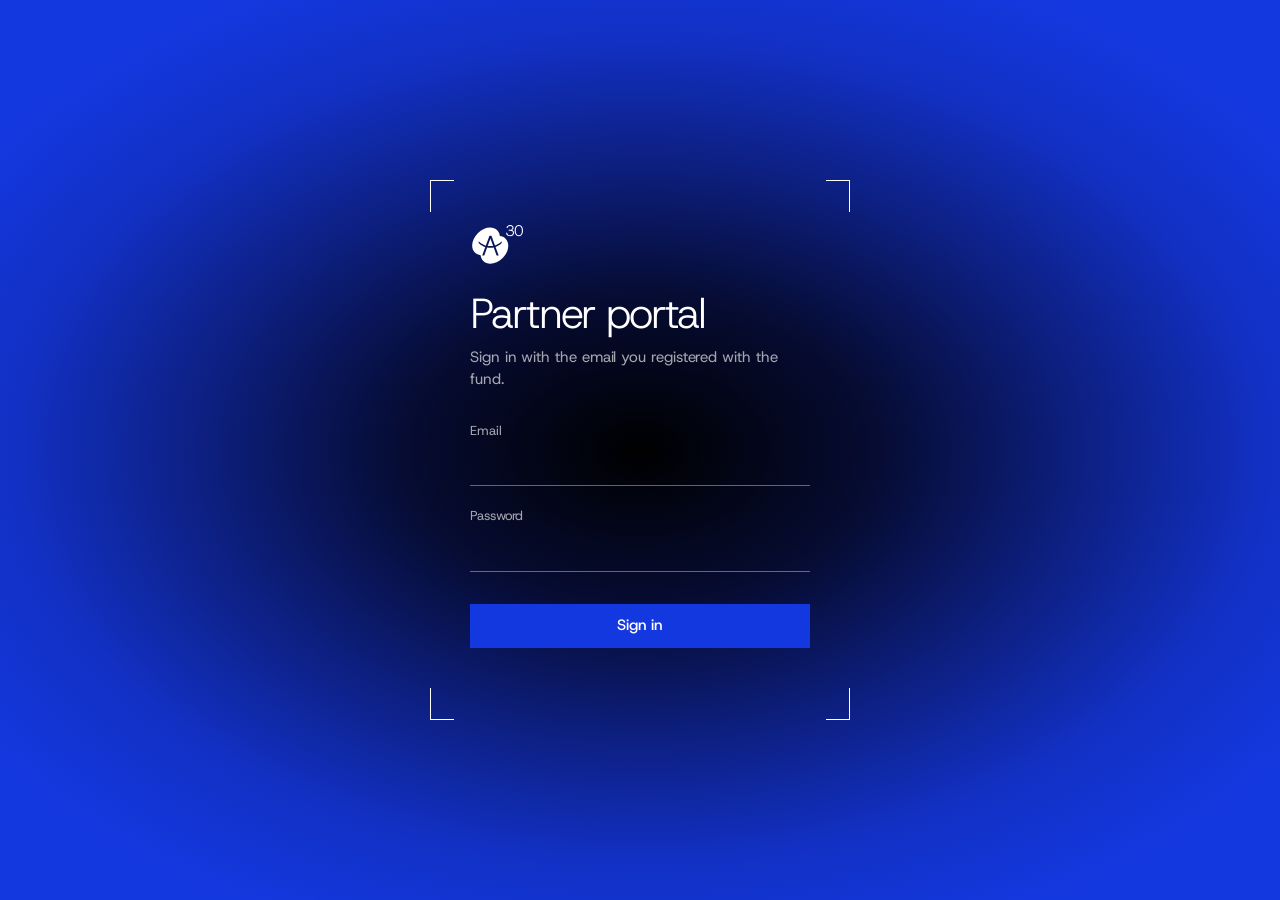
<file: partnerportal/index.html>
<!DOCTYPE html>
<html lang="en">
<head>
<meta charset="UTF-8">
<meta name="viewport" content="width=device-width, initial-scale=1, viewport-fit=cover">
<meta name="theme-color" content="#000000">
<meta name="robots" content="noindex, nofollow">
<title>anza30 | Partner portal</title>
<link rel="icon" type="image/svg+xml" href="data:image/svg+xml,%3Csvg xmlns=%22http://www.w3.org/2000/svg%22 viewBox=%22-8 -14 64 64%22%3E%3Crect x=%22-8%22 y=%22-14%22 width=%2264%22 height=%2264%22 rx=%2212%22 fill=%22%23000%22/%3E%3Cg fill=%22%23fff%22%3E%3Cpath d=%22M5.21 7.52C10.92 1.81 18.96 0.60 23.18 4.82C24.60 6.23 25.40 8.08 25.63 10.12C27.67 10.35 29.52 11.15 30.93 12.57C35.15 16.79 33.94 24.83 28.23 30.54C22.53 36.25 14.48 37.46 10.26 33.24C8.85 31.82 8.04 29.98 7.81 27.93C5.77 27.71 3.93 26.90 2.51 25.49C-1.70 21.27 -0.49 13.22 5.21 7.52ZM16.02 9.98L12.68 18.99C12.33 18.89 11.98 18.77 11.63 18.64C10.77 18.33 9.87 17.87 8.95 17.27C8.01 16.68 7.03 15.89 6.01 14.92V16.51C6.91 17.44 7.91 18.24 9.00 18.91C9.97 19.53 11.02 20.02 12.16 20.39L9.29 28.17H11.21L13.87 20.81C14.76 20.98 15.69 21.06 16.67 21.06C17.82 21.06 18.92 20.94 19.94 20.72L22.64 28.17H24.57L21.64 20.23C22.61 19.89 23.52 19.45 24.37 18.91C25.45 18.24 26.44 17.44 27.33 16.51V14.92C26.31 15.89 25.33 16.68 24.39 17.27C23.47 17.87 22.58 18.33 21.71 18.64C21.52 18.71 21.32 18.78 21.13 18.85L17.86 9.98H16.02ZM19.42 19.27C19.34 19.29 19.25 19.30 19.17 19.31C18.34 19.43 17.50 19.49 16.67 19.49C15.92 19.49 15.16 19.44 14.41 19.34L16.93 12.39L19.42 19.27Z%22/%3E%3Cpath d=%22M43.20 10.30C42.37 10.30 41.66 10.09 41.08 9.68C40.51 9.26 40.08 8.66 39.79 7.90C39.49 7.13 39.35 6.21 39.35 5.15C39.35 4.09 39.49 3.17 39.79 2.40C40.08 1.63 40.51 1.04 41.08 0.62C41.66 0.20 42.37 0 43.20 0C44.05 0 44.76 0.20 45.33 0.62C45.90 1.04 46.33 1.63 46.62 2.40C46.92 3.17 47.06 4.09 47.06 5.15C47.06 6.21 46.92 7.13 46.62 7.90C46.33 8.66 45.90 9.26 45.33 9.68C44.76 10.09 44.05 10.30 43.20 10.30ZM43.20 9.43C44.16 9.43 44.87 9.06 45.34 8.31C45.81 7.55 46.04 6.50 46.04 5.15C46.04 3.81 45.81 2.77 45.34 2.02C44.87 1.26 44.16 0.88 43.20 0.88C42.25 0.88 41.53 1.26 41.07 2.02C40.60 2.77 40.37 3.81 40.37 5.15C40.37 6.50 40.60 7.55 41.07 8.31C41.53 9.06 42.25 9.43 43.20 9.43Z%22/%3E%3Cpath d=%22M35.27 10.30C34.50 10.30 33.83 10.19 33.26 9.96C32.70 9.72 32.26 9.38 31.94 8.92C31.62 8.46 31.44 7.89 31.41 7.21H32.44C32.44 7.61 32.54 7.98 32.75 8.31C32.96 8.64 33.27 8.91 33.69 9.12C34.12 9.32 34.64 9.42 35.27 9.42C36.09 9.42 36.70 9.21 37.11 8.79C37.52 8.37 37.73 7.87 37.73 7.28C37.73 6.78 37.60 6.37 37.35 6.06C37.09 5.75 36.75 5.52 36.31 5.38C35.88 5.22 35.41 5.15 34.90 5.15H33.85V4.29H34.91C35.67 4.29 36.26 4.14 36.67 3.82C37.08 3.50 37.29 3.07 37.29 2.51C37.29 2.04 37.13 1.65 36.79 1.35C36.46 1.03 35.95 0.88 35.27 0.88C34.51 0.88 33.93 1.05 33.53 1.39C33.13 1.72 32.91 2.15 32.86 2.69H31.83C31.85 2.16 32.00 1.70 32.27 1.30C32.54 0.90 32.93 0.58 33.43 0.35C33.95 0.11 34.56 0 35.27 0C35.94 0 36.50 0.11 36.95 0.34C37.41 0.55 37.75 0.85 37.97 1.23C38.20 1.60 38.32 2.01 38.32 2.46C38.32 2.93 38.18 3.38 37.90 3.81C37.63 4.24 37.18 4.52 36.57 4.66C37.18 4.79 37.70 5.07 38.12 5.52C38.54 5.95 38.76 6.54 38.76 7.27C38.76 7.81 38.62 8.31 38.36 8.78C38.10 9.23 37.71 9.60 37.19 9.89C36.68 10.16 36.04 10.30 35.27 10.30Z%22/%3E%3C/g%3E%3C/svg%3E">
<link rel="preconnect" href="https://fonts.googleapis.com">
<link rel="preconnect" href="https://fonts.gstatic.com" crossorigin>
<link href="https://fonts.googleapis.com/css2?family=Host+Grotesk:wght@300;400;500&display=swap" rel="stylesheet">
<style>
/* ── Tokens: taken from anza30.com (css/styles.css) ───────────────────── */
:root{
  color-scheme:dark;
  --black:#000;              /* canvas (anza30.com uses #383838; the portal uses black) */
  --raised:#141414;          /* dropdown panels */
  --blue:#1438e0;            /* site blue */
  --blue-hover:#2b4df2;
  --accent:#5170ff;          /* site accent (fills only: too dark for small text) */
  --accent-soft:#c5d0ff;     /* site bio blue (text-safe on charcoal) */
  --white:#fff;
  --text-2:rgba(255,255,255,.64);
  --text-3:rgba(255,255,255,.45);
  --line:rgba(255,255,255,.16);
  --line-strong:rgba(255,255,255,.38);
  --error:#ff9b8f;
  --font:"Host Grotesk","Helvetica Neue",Helvetica,Arial,sans-serif;
  --ease:cubic-bezier(.22,.61,.36,1);
  --header-h:64px;
  --max:1180px;
  --pad:clamp(18px,4vw,48px);
}
*,*::before,*::after{box-sizing:border-box}
html{-webkit-text-size-adjust:100%;text-size-adjust:100%;overflow-x:hidden}
body{margin:0;background:var(--black);color:var(--white);font-family:var(--font);font-weight:400;font-size:15px;line-height:1.5;letter-spacing:-.005em;-webkit-font-smoothing:antialiased;-moz-osx-font-smoothing:grayscale;overflow-x:hidden}
h1,h2,h3,p,dl,dd{margin:0}
h1,h2,h3{font-weight:300}
a{color:inherit}
button,input{font:inherit;color:inherit}
[hidden]{display:none!important}
:focus-visible{outline:2px solid var(--accent-soft);outline-offset:3px}
::selection{background:var(--accent);color:var(--white)}

/* ── Buttons & links ─────────────────────────────────────────────────── */
.btn{display:inline-flex;align-items:center;justify-content:center;gap:8px;min-height:44px;padding:0 18px;border:1px solid var(--line-strong);border-radius:0;background:transparent;color:var(--white);font-size:15px;font-weight:500;letter-spacing:-.01em;text-decoration:none;white-space:nowrap;cursor:pointer;transition:background-color .2s,border-color .2s;-webkit-tap-highlight-color:transparent}
.btn--primary{background:var(--blue);border-color:var(--blue)}
.btn[disabled]{opacity:.6;cursor:progress}
.link{padding:0;border:0;background:none;color:var(--accent-soft);text-decoration:underline;text-decoration-thickness:1px;text-underline-offset:3px;cursor:pointer}
.tag{display:inline-block;padding:3px 8px;background:var(--accent-soft);color:var(--black);font-size:12px;font-weight:500;line-height:1.35;letter-spacing:0}
.tag--line{background:transparent;color:var(--text-2);box-shadow:inset 0 0 0 1px var(--line-strong)}
.muted{color:var(--text-2)}

/* ── Sign-in (the site's hero gradient + corner frame) ───────────────── */
.login-screen{position:fixed;inset:0;z-index:100;display:grid;place-items:center;padding:24px;overflow:auto;background:radial-gradient(ellipse 62% 58% at 50% 50%,#000 0%,#060c33 30%,#0d1f80 55%,#1230c2 78%,#1438e0 100%)}
.login{position:relative;width:min(420px,100%);padding:44px 40px 36px}
.frame{position:absolute;inset:0;pointer-events:none}
.frame i{position:absolute;width:24px;height:32px;border:0 solid var(--white);animation:frame-in 1s var(--ease) .1s backwards}
.frame i:nth-child(1){top:0;left:0;border-width:1px 0 0 1px;--fx:22px;--fy:14px}
.frame i:nth-child(2){top:0;right:0;border-width:1px 1px 0 0;--fx:-22px;--fy:14px}
.frame i:nth-child(3){bottom:0;left:0;border-width:0 0 1px 1px;--fx:22px;--fy:-14px}
.frame i:nth-child(4){bottom:0;right:0;border-width:0 1px 1px 0;--fx:-22px;--fy:-14px}
@keyframes frame-in{from{opacity:0;transform:translate(var(--fx),var(--fy))}}
.login__mark{display:block;width:54px;height:auto;color:var(--white)}
.login h1{margin-top:26px;font-size:42px;letter-spacing:-.05em;line-height:1.05}
.login__intro{margin:10px 0 30px;color:var(--text-2)}
.field{display:block;margin-bottom:20px}
.field__label{display:block;margin-bottom:2px;color:var(--text-2);font-size:13px}
.field input{display:block;width:100%;height:44px;padding:0;border:0;border-bottom:1px solid var(--line-strong);border-radius:0;background:transparent;font-size:16px;outline:none;transition:border-color .2s}
.field input:focus{border-bottom-color:var(--accent-soft)}
.field input:-webkit-autofill{-webkit-text-fill-color:#fff;transition:background-color 600000s 0s}
.login .btn{width:100%;margin-top:12px}
.login__error{min-height:22px;margin-top:14px;color:var(--error);font-size:14px}

/* ── Header (mirrors the site header) ────────────────────────────────── */
.topbar{position:fixed;inset:0 0 auto;z-index:50;height:calc(var(--header-h) + env(safe-area-inset-top,0px));padding:env(safe-area-inset-top,0px) var(--pad) 0;display:flex;align-items:center;gap:32px;background:var(--black);border-bottom:1px solid var(--line)}
.brand{flex:none;display:flex;color:var(--white)}
.brand svg{display:block;width:46px;height:auto}
.menu{display:flex;align-items:center;gap:12px;font-size:16px;letter-spacing:-.03em;white-space:nowrap}
.menu a{padding:6px 0;text-decoration:none;opacity:.57;transition:opacity .25s}
.menu a.is-active{opacity:1;text-decoration:underline;text-decoration-thickness:1px;text-underline-offset:7px}
.menu__sep{opacity:.57}
.menu__count{display:inline-block;min-width:20px;margin-left:6px;padding:0 6px;background:var(--accent-soft);color:var(--black);font-size:12px;font-weight:500;line-height:20px;letter-spacing:0;text-align:center;vertical-align:2px}
.menu__count:empty{display:none}
.menu__foot{display:none}
.who{margin-left:auto;display:flex;align-items:center;gap:18px;color:var(--text-2);font-size:14px;white-space:nowrap}
.who .link{color:var(--white);opacity:.57;text-decoration:none}
.burger{display:none;position:relative;flex:none;width:44px;height:44px;margin-left:auto;margin-right:-10px;border:0;background:none;cursor:pointer}
.burger i{position:absolute;left:11px;right:11px;height:1px;background:var(--white);transition:transform .3s var(--ease),top .3s var(--ease)}
.burger i:nth-child(1){top:18px}
.burger i:nth-child(2){top:26px}
.topbar.is-open .burger i:nth-child(1){top:22px;transform:rotate(45deg)}
.topbar.is-open .burger i:nth-child(2){top:22px;transform:rotate(-45deg)}

/* ── Page frame ──────────────────────────────────────────────────────── */
main{min-height:100vh;padding-top:calc(var(--header-h) + env(safe-area-inset-top,0px))}
.page{display:none;padding-bottom:96px}
.page.is-active{display:block}
.band{padding:clamp(40px,7vw,76px) var(--pad) clamp(34px,5vw,52px);border-radius:0 0 40px 40px;background:radial-gradient(ellipse 75% 150% at 100% 0%,#1438e0 0%,#1230c2 24%,#0d1f80 46%,#060c33 70%,#000 100%)}
.band__in{max-width:var(--max);margin:0 auto;display:flex;flex-wrap:wrap;align-items:flex-end;justify-content:space-between;gap:24px 40px}
.band h1{font-size:clamp(40px,6.2vw,72px);letter-spacing:-.06em;line-height:1}
.band__sub{max-width:60ch;margin-top:14px;color:rgba(255,255,255,.78);font-size:17px;line-height:1.45}
.wrap{max-width:calc(var(--max) + 2 * var(--pad));margin:0 auto;padding:0 var(--pad)}
.section{margin-top:56px}
.section-head{display:flex;align-items:baseline;justify-content:space-between;gap:16px;padding-bottom:14px}
.section-head h2{font-size:26px;letter-spacing:-.04em;line-height:1.1}
.section-head a{color:var(--text-2);font-size:14px;text-underline-offset:3px}
.note{max-width:70ch;margin-top:28px;color:var(--text-2)}
.state{padding:28px 0;border-top:1px solid var(--line);color:var(--text-2)}

/* ── Home figures ────────────────────────────────────────────────────── */
.stats{display:grid;grid-template-columns:repeat(4,minmax(0,1fr));margin-top:40px;border-top:1px solid var(--line);border-bottom:1px solid var(--line)}
.stat{padding:24px 24px 26px 0}
.stat+.stat{padding-left:24px;border-left:1px solid var(--line)}
.stat__value{font-size:clamp(34px,4.4vw,52px);font-weight:300;letter-spacing:-.06em;line-height:1;font-variant-numeric:tabular-nums}
.stat__label{margin-top:12px;color:var(--text-2);font-size:14px}

/* ── Deals ───────────────────────────────────────────────────────────── */
.deals{display:grid;gap:12px}
.deals>.state{padding:28px 26px;border:1px solid var(--line)}
.deal{display:flex;flex-direction:column;gap:20px;padding:24px 26px;border:1px solid var(--line)}
.deal__top{display:flex;align-items:flex-start;justify-content:space-between;gap:24px}
.deal__main{min-width:0}
.deal__tag{margin-bottom:10px}
.deal__name{font-size:clamp(24px,2.6vw,30px);letter-spacing:-.045em;line-height:1.1}
.deal__stage{color:var(--text-2)}
.deal__meta{margin-top:6px;color:var(--text-2)}
.votes{flex:none;text-align:right}
.votes__n{display:block;font-size:clamp(38px,4vw,48px);font-weight:300;letter-spacing:-.06em;line-height:1;font-variant-numeric:tabular-nums}
.votes__label{display:block;margin-top:6px;color:var(--text-2);font-size:13px;white-space:nowrap}
.deal.is-closed .votes__n{color:var(--text-2)}
.deal__facts{display:flex;flex-wrap:wrap;gap:14px 44px;padding-top:18px;border-top:1px solid var(--line)}
.deal__facts dt{color:var(--text-2);font-size:13px}
.deal__facts dd{margin-top:3px;font-size:16px;letter-spacing:-.02em}
.deal__foot{display:flex;flex-wrap:wrap;align-items:center;gap:12px 20px}
.deal__docs{display:flex;flex-wrap:wrap;gap:10px}
.deal__vote{display:flex;align-items:center;gap:16px;margin-left:auto}
.deal__days{color:var(--text-2);font-size:14px;white-space:nowrap}
.btn--sm{min-height:40px;padding:0 16px;font-size:14px}
.btn--light{background:var(--white);border-color:var(--white);color:var(--black)}

/* ── Expand toggles (partner cards) and shared fact lists ────────────── */
.toggle{position:relative;display:block;width:32px;height:32px;border:1px solid var(--line-strong);border-radius:50%;transition:background-color .25s,border-color .25s,transform .45s var(--ease)}
.toggle::before,.toggle::after{content:"";position:absolute;left:50%;top:50%;width:12px;height:1px;background:var(--white);transform:translate(-50%,-50%)}
.toggle::after{transform:translate(-50%,-50%) rotate(90deg)}
.pc.is-open .toggle{transform:rotate(45deg)}
.collapse{display:grid;grid-template-rows:0fr;transition:grid-template-rows .4s var(--ease)}
.collapse>div{min-height:0;overflow:hidden}
.is-open>.collapse{grid-template-rows:1fr}
.facts{display:grid;grid-template-columns:repeat(3,minmax(0,1fr));gap:20px 28px;padding:22px 0 26px;border-top:1px solid var(--line)}
.facts dt{color:var(--text-2);font-size:13px}
.facts dd{margin-top:4px;font-size:17px;letter-spacing:-.02em}
.actions{display:flex;flex-wrap:wrap;gap:10px}

/* ── Band corner block (Live deals questionnaire) ────────────────────── */
.band__aside{align-self:flex-start;display:flex;flex-direction:column;align-items:flex-end;gap:10px;max-width:290px;text-align:right}
.band__aside p{color:rgba(255,255,255,.75);font-size:13px;line-height:1.45}

/* ── Archive ─────────────────────────────────────────────────────────── */
.month{margin-top:48px}
.month h2{padding-bottom:12px;font-size:22px;letter-spacing:-.03em}
.table{width:100%;border-collapse:collapse;table-layout:fixed}
.table th:nth-child(1){width:24%}.table th:nth-child(2){width:11%}.table th:nth-child(3){width:12%}.table th:nth-child(4){width:11%}.table th:nth-child(5){width:12%}.table th:nth-child(6){width:10%}.table th:nth-child(7),.table th:nth-child(8){width:10%}
.table th{padding:0 16px 10px 0;border-bottom:1px solid var(--line-strong);color:var(--text-2);font-size:13px;font-weight:400;text-align:left;white-space:nowrap}
.table td{padding:16px 16px 16px 0;border-bottom:1px solid var(--line);vertical-align:top}
.table .co{font-size:19px;font-weight:300;letter-spacing:-.03em;line-height:1.2}
.table .co small{display:block;margin-top:2px;color:var(--text-2);font-size:13px;letter-spacing:0}
.table .num{font-variant-numeric:tabular-nums}
.table a{color:var(--accent-soft);text-underline-offset:3px}

/* ── Portfolio ───────────────────────────────────────────────────────── */
.pf{display:grid;grid-template-columns:repeat(2,minmax(0,1fr));margin-top:40px;border-top:1px solid var(--line);border-left:1px solid var(--line)}
.pf>.state{grid-column:1/-1;padding:28px;border:0;border-right:1px solid var(--line);border-bottom:1px solid var(--line)}
.co-card{display:flex;flex-direction:column;gap:22px;padding:28px;border-right:1px solid var(--line);border-bottom:1px solid var(--line)}
.co-card__head{display:flex;align-items:flex-start;gap:16px}
.logo{flex:none;display:grid;place-items:center;width:48px;height:48px;overflow:hidden;border-radius:10px;background:var(--white)}
.logo img{display:block;width:100%;height:100%;padding:6px;object-fit:contain}
.logo--initial{background:transparent;box-shadow:inset 0 0 0 1px var(--line-strong);color:var(--accent-soft);font-size:22px;font-weight:300}
.co-card__title{flex:1;min-width:0}
.co-card__name{font-size:28px;letter-spacing:-.05em;line-height:1.05}
.co-card__sub{margin-top:6px;color:var(--text-2);font-size:14px}
.moic{flex:none;text-align:right}
.moic__value{color:var(--accent-soft);font-size:38px;font-weight:300;letter-spacing:-.06em;line-height:1}
.co-card.is-dead .moic__value{color:var(--text-2)}
.moic__label{margin-top:6px;color:var(--text-2);font-size:13px}
.co-card .facts{grid-template-columns:repeat(4,minmax(0,1fr));gap:16px 20px;padding:18px 0 0}
.co-card .facts dd{font-size:16px}
.update{color:var(--text-2);line-height:1.55}
.update b{color:var(--white);font-weight:500}
.update a{color:var(--accent-soft);text-underline-offset:3px}
.co-card .actions{margin-top:auto}

/* ── Partners ────────────────────────────────────────────────────────── */
.filters{position:relative;display:flex;flex-wrap:wrap;align-items:center;gap:12px 14px;margin:40px 0 24px}
.filters__meta{display:flex;align-items:center;gap:18px;margin-left:auto;color:var(--text-2);font-size:14px}
.dd{position:relative}
.dd__btn{display:inline-flex;align-items:center;justify-content:space-between;gap:12px;min-height:44px;max-width:300px;padding:0 16px;border:1px solid var(--line-strong);background:transparent;font-size:15px;letter-spacing:-.01em;cursor:pointer}
.dd__btn.has-value{border-color:var(--accent-soft);color:var(--accent-soft)}
.dd__label{overflow:hidden;text-overflow:ellipsis;white-space:nowrap}
.dd__caret{flex:none;width:7px;height:7px;border-right:1px solid currentColor;border-bottom:1px solid currentColor;transform:translateY(-2px) rotate(45deg);transition:transform .25s var(--ease)}
.dd__btn[aria-expanded="true"] .dd__caret{transform:translateY(2px) rotate(-135deg)}
.dd__panel{position:absolute;z-index:40;top:calc(100% + 6px);left:0;width:max-content;min-width:100%;max-width:min(360px,calc(100vw - 2*var(--pad)));max-height:min(380px,60vh);overflow:auto;padding:6px;border:1px solid var(--line-strong);background:var(--raised);box-shadow:0 20px 50px rgba(0,0,0,.4)}
.opt{display:flex;align-items:center;gap:12px;padding:10px;cursor:pointer}
.opt input{flex:none;display:grid;place-items:center;width:16px;height:16px;margin:0;border:1px solid var(--line-strong);border-radius:0;background:transparent;cursor:pointer;-webkit-appearance:none;appearance:none}
.opt input:checked{border-color:var(--accent-soft);background:var(--accent-soft)}
.opt input:checked::after{content:"";width:8px;height:4px;margin-top:-2px;border-left:1.5px solid var(--black);border-bottom:1.5px solid var(--black);transform:rotate(-45deg)}
.opt__n{margin-left:auto;padding-left:16px;color:var(--text-2);font-size:13px;font-variant-numeric:tabular-nums}
.opt.is-off{opacity:.45;cursor:not-allowed}
.dd__note{max-width:300px;padding:10px;color:var(--text-2);font-size:14px}
.pgrid{display:grid;grid-template-columns:repeat(3,minmax(0,1fr));border-top:1px solid var(--line);border-left:1px solid var(--line)}
.pgrid>.state{grid-column:1/-1;padding:28px 24px;border:0;border-right:1px solid var(--line);border-bottom:1px solid var(--line)}
.pc{position:relative;border-right:1px solid var(--line);border-bottom:1px solid var(--line);transition:background-color .3s}
.pc.is-open{background:rgba(81,112,255,.1)}
.pc__btn{display:flex;flex-direction:column;align-items:flex-start;width:100%;min-height:210px;padding:24px 64px 22px 24px;border:0;background:none;text-align:left;cursor:pointer}
.pc__name{color:var(--accent-soft);font-size:clamp(26px,2.4vw,32px);font-weight:300;letter-spacing:-.055em;line-height:1.02}
.pc__name span{display:block}
.pc__city{margin-top:auto;padding-top:22px}
.pc__bg{display:-webkit-box;margin-top:4px;overflow:hidden;color:var(--text-2);font-size:14px;line-height:1.45;-webkit-line-clamp:2;-webkit-box-orient:vertical}
.pc.is-open .pc__bg{display:block}
.pc .toggle{position:absolute;top:20px;right:20px}
.pc__more{padding:0 24px 24px}
.pc__more dl{display:grid;gap:12px;padding-top:16px;border-top:1px solid var(--line)}
.pc__more dt{color:var(--text-2);font-size:12px}
.pc__more dd{word-break:break-word}
.pc__more a{color:var(--accent-soft);text-decoration-thickness:1px;text-underline-offset:3px}

/* ── Responsive ──────────────────────────────────────────────────────── */
@media (max-width:1000px){
  .pgrid{grid-template-columns:repeat(2,minmax(0,1fr))}
  .co-card .facts{grid-template-columns:repeat(2,minmax(0,1fr))}
}
@media (max-width:960px){
  .who{display:none}
  .burger{display:block}
  .menu{position:fixed;top:calc(var(--header-h) + env(safe-area-inset-top,0px));left:0;right:0;flex-direction:column;align-items:stretch;gap:0;padding:8px var(--pad) 24px;border-bottom:1px solid var(--line);background:var(--black);font-size:26px;letter-spacing:-.04em;opacity:0;visibility:hidden;transform:translateY(-8px);transition:opacity .25s,transform .35s var(--ease),visibility .25s}
  .topbar.is-open .menu{opacity:1;visibility:visible;transform:none}
  .menu a{padding:12px 0;border-bottom:1px solid var(--line)}
  .menu a.is-active{text-decoration:none}
  .menu__sep{display:none}
  .menu__count{vertical-align:6px}
  .menu__foot{display:flex;align-items:center;justify-content:space-between;padding-top:18px;color:var(--text-2);font-size:15px;letter-spacing:0}
  .pf{grid-template-columns:1fr}
}
@media (max-width:720px){
  .band{border-radius:0 0 28px 28px}
  .band__sub{font-size:16px}
  .stats{grid-template-columns:1fr 1fr}
  .stat,.stat+.stat{padding:20px 16px 20px 0;border-left:0}
  .stat:nth-child(even){padding-left:16px;border-left:1px solid var(--line)}
  .stat:nth-child(n+3){border-top:1px solid var(--line)}
  .band__aside{align-self:auto;align-items:flex-start;max-width:none;text-align:left}
  .deal{padding:20px}
  .deal__facts{gap:12px 28px}
  .facts{grid-template-columns:1fr 1fr}
  .pf{border-left:0}
  .co-card{padding:24px 0;border-right:0}
  .filters{margin-top:28px}
  .dd{position:static;flex:1 1 calc(50% - 7px)}
  .dd__btn{width:100%;max-width:none}
  .dd__panel{top:50px;right:0;width:auto;max-width:none}
  .filters__meta{width:100%;margin-left:0;justify-content:space-between}
  .pgrid{grid-template-columns:1fr}
  .pc__btn{min-height:0}
  .pc__city{padding-top:16px}
  .table thead{display:none}
  .table,.table tbody,.table tr,.table td{display:block;width:100%}
  .table tbody tr{padding:14px 0;border-bottom:1px solid var(--line)}
  .table tbody tr:first-child{border-top:1px solid var(--line-strong)}
  .table td{display:flex;justify-content:space-between;gap:12px;padding:5px 0;border:0;text-align:right}
  .table td::before{content:attr(data-label);flex:none;color:var(--text-2);font-size:13px;text-align:left}
  .table td.co{display:block;padding-bottom:8px;text-align:left}
  .table td.co::before{content:none}
}
@media (max-width:420px){
  .login{padding:40px 26px 32px}
  .facts,.co-card .facts{grid-template-columns:1fr}
  .actions{flex-direction:column;align-items:stretch}
  .deal__docs{width:100%}
  .deal__docs .btn{flex:1}
  .deal__vote{width:100%;margin-left:0;justify-content:space-between}
}
@media (hover:hover){
  .btn:hover{border-color:var(--white)}
  .btn--primary:hover{background:var(--blue-hover);border-color:var(--blue-hover)}
  .btn--light:hover{background:var(--accent-soft);border-color:var(--accent-soft)}
  .menu a:hover{opacity:1}
  .who .link:hover{opacity:1}
  .section-head a:hover{color:var(--white)}
  .pc__btn:hover .toggle{background:var(--accent);border-color:var(--accent)}
  .dd__btn:hover{border-color:var(--white)}
  .opt:hover{background:rgba(255,255,255,.06)}
}
@media (prefers-reduced-motion:reduce){
  *,*::before,*::after{animation-duration:.01ms!important;animation-iteration-count:1!important;transition-duration:.01ms!important}
}
</style>
</head>
<body>

<!-- ═════════ SIGN IN ═════════ -->
<div class="login-screen" id="login">
  <form class="login" id="login-form" novalidate>
    <span class="frame" aria-hidden="true"><i></i><i></i><i></i><i></i></span>
    <svg class="login__mark" viewBox="-2 -1 50 38" fill="currentColor" role="img" aria-label="anza30"><path d="M5.21 7.52C10.92 1.81 18.96 0.60 23.18 4.82C24.60 6.23 25.40 8.08 25.63 10.12C27.67 10.35 29.52 11.15 30.93 12.57C35.15 16.79 33.94 24.83 28.23 30.54C22.53 36.25 14.48 37.46 10.26 33.24C8.85 31.82 8.04 29.98 7.81 27.93C5.77 27.71 3.93 26.90 2.51 25.49C-1.70 21.27 -0.49 13.22 5.21 7.52ZM16.02 9.98L12.68 18.99C12.33 18.89 11.98 18.77 11.63 18.64C10.77 18.33 9.87 17.87 8.95 17.27C8.01 16.68 7.03 15.89 6.01 14.92V16.51C6.91 17.44 7.91 18.24 9.00 18.91C9.97 19.53 11.02 20.02 12.16 20.39L9.29 28.17H11.21L13.87 20.81C14.76 20.98 15.69 21.06 16.67 21.06C17.82 21.06 18.92 20.94 19.94 20.72L22.64 28.17H24.57L21.64 20.23C22.61 19.89 23.52 19.45 24.37 18.91C25.45 18.24 26.44 17.44 27.33 16.51V14.92C26.31 15.89 25.33 16.68 24.39 17.27C23.47 17.87 22.58 18.33 21.71 18.64C21.52 18.71 21.32 18.78 21.13 18.85L17.86 9.98H16.02ZM19.42 19.27C19.34 19.29 19.25 19.30 19.17 19.31C18.34 19.43 17.50 19.49 16.67 19.49C15.92 19.49 15.16 19.44 14.41 19.34L16.93 12.39L19.42 19.27Z"/><path d="M43.20 10.30C42.37 10.30 41.66 10.09 41.08 9.68C40.51 9.26 40.08 8.66 39.79 7.90C39.49 7.13 39.35 6.21 39.35 5.15C39.35 4.09 39.49 3.17 39.79 2.40C40.08 1.63 40.51 1.04 41.08 0.62C41.66 0.20 42.37 0 43.20 0C44.05 0 44.76 0.20 45.33 0.62C45.90 1.04 46.33 1.63 46.62 2.40C46.92 3.17 47.06 4.09 47.06 5.15C47.06 6.21 46.92 7.13 46.62 7.90C46.33 8.66 45.90 9.26 45.33 9.68C44.76 10.09 44.05 10.30 43.20 10.30ZM43.20 9.43C44.16 9.43 44.87 9.06 45.34 8.31C45.81 7.55 46.04 6.50 46.04 5.15C46.04 3.81 45.81 2.77 45.34 2.02C44.87 1.26 44.16 0.88 43.20 0.88C42.25 0.88 41.53 1.26 41.07 2.02C40.60 2.77 40.37 3.81 40.37 5.15C40.37 6.50 40.60 7.55 41.07 8.31C41.53 9.06 42.25 9.43 43.20 9.43Z"/><path d="M35.27 10.30C34.50 10.30 33.83 10.19 33.26 9.96C32.70 9.72 32.26 9.38 31.94 8.92C31.62 8.46 31.44 7.89 31.41 7.21H32.44C32.44 7.61 32.54 7.98 32.75 8.31C32.96 8.64 33.27 8.91 33.69 9.12C34.12 9.32 34.64 9.42 35.27 9.42C36.09 9.42 36.70 9.21 37.11 8.79C37.52 8.37 37.73 7.87 37.73 7.28C37.73 6.78 37.60 6.37 37.35 6.06C37.09 5.75 36.75 5.52 36.31 5.38C35.88 5.22 35.41 5.15 34.90 5.15H33.85V4.29H34.91C35.67 4.29 36.26 4.14 36.67 3.82C37.08 3.50 37.29 3.07 37.29 2.51C37.29 2.04 37.13 1.65 36.79 1.35C36.46 1.03 35.95 0.88 35.27 0.88C34.51 0.88 33.93 1.05 33.53 1.39C33.13 1.72 32.91 2.15 32.86 2.69H31.83C31.85 2.16 32.00 1.70 32.27 1.30C32.54 0.90 32.93 0.58 33.43 0.35C33.95 0.11 34.56 0 35.27 0C35.94 0 36.50 0.11 36.95 0.34C37.41 0.55 37.75 0.85 37.97 1.23C38.20 1.60 38.32 2.01 38.32 2.46C38.32 2.93 38.18 3.38 37.90 3.81C37.63 4.24 37.18 4.52 36.57 4.66C37.18 4.79 37.70 5.07 38.12 5.52C38.54 5.95 38.76 6.54 38.76 7.27C38.76 7.81 38.62 8.31 38.36 8.78C38.10 9.23 37.71 9.60 37.19 9.89C36.68 10.16 36.04 10.30 35.27 10.30Z"/></svg>
    <h1>Partner portal</h1>
    <p class="login__intro">Sign in with the email you registered with the fund.</p>
    <label class="field"><span class="field__label">Email</span><input id="login-email" type="email" autocomplete="username" inputmode="email" autocapitalize="off" spellcheck="false" required></label>
    <label class="field"><span class="field__label">Password</span><input id="login-pass" type="password" autocomplete="current-password" required></label>
    <button class="btn btn--primary" id="login-btn" type="submit">Sign in</button>
    <p class="login__error" id="login-error" role="alert"></p>
  </form>
</div>

<!-- ═════════ PORTAL ═════════ -->
<div id="app" hidden>
  <header class="topbar" id="topbar">
    <a class="brand" href="#home" aria-label="anza30 home"><svg viewBox="-2 -1 50 38" fill="currentColor" aria-hidden="true"><path d="M5.21 7.52C10.92 1.81 18.96 0.60 23.18 4.82C24.60 6.23 25.40 8.08 25.63 10.12C27.67 10.35 29.52 11.15 30.93 12.57C35.15 16.79 33.94 24.83 28.23 30.54C22.53 36.25 14.48 37.46 10.26 33.24C8.85 31.82 8.04 29.98 7.81 27.93C5.77 27.71 3.93 26.90 2.51 25.49C-1.70 21.27 -0.49 13.22 5.21 7.52ZM16.02 9.98L12.68 18.99C12.33 18.89 11.98 18.77 11.63 18.64C10.77 18.33 9.87 17.87 8.95 17.27C8.01 16.68 7.03 15.89 6.01 14.92V16.51C6.91 17.44 7.91 18.24 9.00 18.91C9.97 19.53 11.02 20.02 12.16 20.39L9.29 28.17H11.21L13.87 20.81C14.76 20.98 15.69 21.06 16.67 21.06C17.82 21.06 18.92 20.94 19.94 20.72L22.64 28.17H24.57L21.64 20.23C22.61 19.89 23.52 19.45 24.37 18.91C25.45 18.24 26.44 17.44 27.33 16.51V14.92C26.31 15.89 25.33 16.68 24.39 17.27C23.47 17.87 22.58 18.33 21.71 18.64C21.52 18.71 21.32 18.78 21.13 18.85L17.86 9.98H16.02ZM19.42 19.27C19.34 19.29 19.25 19.30 19.17 19.31C18.34 19.43 17.50 19.49 16.67 19.49C15.92 19.49 15.16 19.44 14.41 19.34L16.93 12.39L19.42 19.27Z"/><path d="M43.20 10.30C42.37 10.30 41.66 10.09 41.08 9.68C40.51 9.26 40.08 8.66 39.79 7.90C39.49 7.13 39.35 6.21 39.35 5.15C39.35 4.09 39.49 3.17 39.79 2.40C40.08 1.63 40.51 1.04 41.08 0.62C41.66 0.20 42.37 0 43.20 0C44.05 0 44.76 0.20 45.33 0.62C45.90 1.04 46.33 1.63 46.62 2.40C46.92 3.17 47.06 4.09 47.06 5.15C47.06 6.21 46.92 7.13 46.62 7.90C46.33 8.66 45.90 9.26 45.33 9.68C44.76 10.09 44.05 10.30 43.20 10.30ZM43.20 9.43C44.16 9.43 44.87 9.06 45.34 8.31C45.81 7.55 46.04 6.50 46.04 5.15C46.04 3.81 45.81 2.77 45.34 2.02C44.87 1.26 44.16 0.88 43.20 0.88C42.25 0.88 41.53 1.26 41.07 2.02C40.60 2.77 40.37 3.81 40.37 5.15C40.37 6.50 40.60 7.55 41.07 8.31C41.53 9.06 42.25 9.43 43.20 9.43Z"/><path d="M35.27 10.30C34.50 10.30 33.83 10.19 33.26 9.96C32.70 9.72 32.26 9.38 31.94 8.92C31.62 8.46 31.44 7.89 31.41 7.21H32.44C32.44 7.61 32.54 7.98 32.75 8.31C32.96 8.64 33.27 8.91 33.69 9.12C34.12 9.32 34.64 9.42 35.27 9.42C36.09 9.42 36.70 9.21 37.11 8.79C37.52 8.37 37.73 7.87 37.73 7.28C37.73 6.78 37.60 6.37 37.35 6.06C37.09 5.75 36.75 5.52 36.31 5.38C35.88 5.22 35.41 5.15 34.90 5.15H33.85V4.29H34.91C35.67 4.29 36.26 4.14 36.67 3.82C37.08 3.50 37.29 3.07 37.29 2.51C37.29 2.04 37.13 1.65 36.79 1.35C36.46 1.03 35.95 0.88 35.27 0.88C34.51 0.88 33.93 1.05 33.53 1.39C33.13 1.72 32.91 2.15 32.86 2.69H31.83C31.85 2.16 32.00 1.70 32.27 1.30C32.54 0.90 32.93 0.58 33.43 0.35C33.95 0.11 34.56 0 35.27 0C35.94 0 36.50 0.11 36.95 0.34C37.41 0.55 37.75 0.85 37.97 1.23C38.20 1.60 38.32 2.01 38.32 2.46C38.32 2.93 38.18 3.38 37.90 3.81C37.63 4.24 37.18 4.52 36.57 4.66C37.18 4.79 37.70 5.07 38.12 5.52C38.54 5.95 38.76 6.54 38.76 7.27C38.76 7.81 38.62 8.31 38.36 8.78C38.10 9.23 37.71 9.60 37.19 9.89C36.68 10.16 36.04 10.30 35.27 10.30Z"/></svg></a>
    <nav class="menu" id="menu" aria-label="Portal">
      <a href="#home" data-page="home">Home</a><span class="menu__sep" aria-hidden="true">//</span>
      <a href="#deals" data-page="deals">Live deals<span class="menu__count" id="nav-deals-count"></span></a><span class="menu__sep" aria-hidden="true">//</span>
      <a href="#archive" data-page="archive">Archive</a><span class="menu__sep" aria-hidden="true">//</span>
      <a href="#portfolio" data-page="portfolio">Portfolio</a><span class="menu__sep" aria-hidden="true">//</span>
      <a href="#partners" data-page="partners">Partners</a>
      <div class="menu__foot"><span id="menu-name"></span><button class="link" type="button" data-action="logout">Sign out</button></div>
    </nav>
    <div class="who"><span id="who-name"></span><button class="link" type="button" data-action="logout">Sign out</button></div>
    <button class="burger" type="button" aria-label="Menu" aria-expanded="false" aria-controls="menu"><i></i><i></i></button>
  </header>

  <main>
    <!-- HOME -->
    <section class="page" id="page-home" aria-labelledby="home-title">
      <div class="band"><div class="band__in"><div>
        <h1 id="home-title">Welcome back</h1>
        <p class="band__sub" id="home-sub"></p>
      </div></div></div>
      <div class="wrap">
        <div class="stats">
          <div class="stat"><div class="stat__value" id="stat-deals">—</div><div class="stat__label">Live deals</div></div>
          <div class="stat"><div class="stat__value" id="stat-companies">—</div><div class="stat__label">Portfolio companies</div></div>
          <div class="stat"><div class="stat__value" id="stat-capital">—</div><div class="stat__label">Capital deployed</div></div>
          <div class="stat"><div class="stat__value" id="stat-moic">—</div><div class="stat__label">Portfolio MOIC</div></div>
        </div>
        <section class="section">
          <div class="section-head"><h2>Open votes</h2><a href="#deals">All live deals</a></div>
          <div class="deals" id="home-deals"></div>
        </section>
      </div>
    </section>

    <!-- LIVE DEALS -->
    <section class="page" id="page-deals" aria-labelledby="deals-title">
      <div class="band"><div class="band__in">
        <div>
          <h1 id="deals-title">Live deals</h1>
          <p class="band__sub">Read the deck and the DD report, then cast your vote.</p>
        </div>
        <div class="band__aside">
          <a class="btn btn--light" id="link-dd" target="_blank" rel="noopener">Due diligence questionnaire</a>
          <p>A deal can only be put to a vote once its due diligence questionnaire is complete.</p>
        </div>
      </div></div>
      <div class="wrap">
        <p class="note">Deal materials open in Google Drive with your fund Gmail. Discussion happens on WhatsApp.</p>
        <section class="section">
          <div class="section-head"><h2>Open for voting</h2></div>
          <div class="deals" id="deals-list"></div>
        </section>
      </div>
    </section>

    <!-- ARCHIVE -->
    <section class="page" id="page-archive" aria-labelledby="archive-title">
      <div class="band"><div class="band__in"><div>
        <h1 id="archive-title">Archive</h1>
        <p class="band__sub">Every deal anza30 has seen.</p>
      </div></div></div>
      <div class="wrap" id="archive-list"></div>
    </section>

    <!-- PORTFOLIO -->
    <section class="page" id="page-portfolio" aria-labelledby="portfolio-title">
      <div class="band"><div class="band__in">
        <div>
          <h1 id="portfolio-title">Portfolio</h1>
          <p class="band__sub">NAV and MOIC are manager estimates, not marked valuations.</p>
        </div>
        <a class="btn" id="link-finances" target="_blank" rel="noopener">Finances</a>
      </div></div>
      <div class="wrap"><div class="pf" id="portfolio-list"></div></div>
    </section>

    <!-- PARTNERS -->
    <section class="page" id="page-partners" aria-labelledby="partners-title">
      <div class="band"><div class="band__in"><div>
        <h1 id="partners-title">Partners</h1>
        <p class="band__sub" id="partners-sub"></p>
      </div></div></div>
      <div class="wrap">
        <div class="filters" id="filters">
          <div class="dd" id="dd-city">
            <button class="dd__btn" type="button" aria-expanded="false" aria-controls="dd-city-panel"><span class="dd__label">City</span><span class="dd__caret" aria-hidden="true"></span></button>
            <div class="dd__panel" id="dd-city-panel" role="group" aria-label="Filter by city" hidden></div>
          </div>
          <div class="dd" id="dd-skill">
            <button class="dd__btn" type="button" aria-expanded="false" aria-controls="dd-skill-panel"><span class="dd__label">Expertise</span><span class="dd__caret" aria-hidden="true"></span></button>
            <div class="dd__panel" id="dd-skill-panel" role="group" aria-label="Filter by expertise" hidden></div>
          </div>
          <div class="filters__meta">
            <span id="partners-count" aria-live="polite"></span>
            <button class="link" type="button" id="filters-clear" data-action="clear-filters" hidden>Clear filters</button>
          </div>
        </div>
        <div class="pgrid" id="partners-grid"></div>
      </div>
    </section>
  </main>
</div>

<script>
'use strict';

/* ══════════════════════════════════════════════════════════════════════
   CONFIG: the only block you should need to edit
   ══════════════════════════════════════════════════════════════════════ */
const DEALS_URL     = 'https://script.google.com/macros/s/AKfycbzhxccXLFnjVjuSUudqC2e98AzMswCbnm4ZbQRC9hjJasfheWT9-32I9LDwP4D12w5_/exec';
const VOTES_URL     = 'https://script.google.com/macros/s/AKfycbyAlmMEAvWPlvSu-Ipmp2emFwZ0Fz8IveVJBkvWxhK0KXx3EJz1N4fftIl9TJNIRc8q/exec'; // vote form responses, column C = startup name
const PORTFOLIO_URL = 'https://script.google.com/macros/s/AKfycby8QLZ01uvFXcMBKjo7jAHAoHPjOlSl01UGl6-DF4ZPSNmQelRk53HST1ZPc8VLyC_Ecw/exec';
const DIRECTORY_URL = 'https://script.google.com/macros/s/AKfycbyclOZjOdBr-Ot7g81_TnxqnkO-Cb2FgoP_jMx4zkiIAUD7CGpUG_rozHnEhE-ei-POXQ/exec'; // POST {email, pass} → {ok, user, data}

const FINANCES_URL        = 'https://docs.google.com/spreadsheets/d/1CHjFlxosvtSI1OLWdD8tnXp_VWDxS7GwU8ePvgExtFk/edit#gid=0';
const DD_FORM_URL         = 'https://tally.so/r/VLr2EE';
const VOTE_FORM_URL       = 'https://forms.gle/AK4iQ4CsMjF5qroj6';   // the Vote button on every live deal

const QUORUM_PCT = 0.5;   // share of all partners who must vote
const PASS_PCT   = 0.66;  // share of decisive votes needed to invest (used by the archive)

// Directory sheet columns T–AE. A 1 in the cell means the partner can help with it.
const EXPERTISE = [
  'GTM', 'Fundraising - US', 'Fundraising - EU', 'Hiring - US', 'Hiring - EU',
  'Strategy (where to play)', 'Product/ Tech', 'Legal - US', 'Legal - EU',
  'Growth/ Social Media', 'Internal agents/ ops/ automation', 'Finance/ M&A',
];

// Preferred display names (everyone else shows first name + first surname)
const DISPLAY_NAMES = {
  'oscar.toca@gmail.com':          'Oscar de Toca',
  'jaimedeartinano@gmail.com':     'Jaime de Artiñano',
  'alvartingut@gmail.com':         'Álvaro de Artiñano',
  'ivanderamon@theconvexity.com':  'Ivan de Ramon',
  'nachovazquezn@gmail.com':       'Nacho Vázquez',
  'ngalianaruizdeadana@gmail.com': 'Nacho Galiana',
  'quiquevives1999@gmail.com':     'Quique Vives',
  'ad4026@columbia.edu':           'Alex de Diego',
};

const SESSION_KEY = 'anza30-session';

/* ══════════════════════════════════════════════════════════════════════
   STATE
   ══════════════════════════════════════════════════════════════════════ */
let currentUser = null;
let PARTNERS = [];              // Directory rows, in sheet order
let DEALS = [];
let dealsState = 'loading';     // loading | ok | error
let VOTES = {};                 // normalised startup name → partners who voted
let votesOk = false;
let votesAt = 0;
const filters = { cities: new Set(), skills: new Set() };
let expertiseCols = [];         // [{label, key}] matched against the Directory headers
let openPartner = -1;

/* ══════════════════════════════════════════════════════════════════════
   HELPERS
   ══════════════════════════════════════════════════════════════════════ */
const $  = (s, r = document) => r.querySelector(s);
const $$ = (s, r = document) => Array.from(r.querySelectorAll(s));
const DAY = 864e5;

// Lowercase, no accents, no spaces or punctuation: "Product/ Tech" → "producttech"
function norm(s) {
  return String(s ?? '').normalize('NFD').replace(/[\u0300-\u036f]/g, '').toLowerCase().replace(/[^a-z0-9]/g, '');
}

// Read a column by header name, tolerant of case, spacing and accents ("Deadline " = "deadline")
const keyMaps = new WeakMap();
function F(row, name) {
  if (!row) return '';
  if (Object.prototype.hasOwnProperty.call(row, name)) return row[name] ?? '';
  let map = keyMaps.get(row);
  if (!map) { map = {}; for (const k of Object.keys(row)) map[norm(k)] = k; keyMaps.set(row, map); }
  const key = map[norm(name)];
  return key === undefined ? '' : (row[key] ?? '');
}
const str = (row, name) => String(F(row, name)).trim();

function esc(v) {
  return String(v ?? '').replace(/[&<>"']/g, c => ({ '&': '&amp;', '<': '&lt;', '>': '&gt;', '"': '&quot;', "'": '&#39;' }[c]));
}
function safeUrl(v) {
  const s = String(v ?? '').trim();
  if (/^(https?:|mailto:)/i.test(s)) return s;
  if (/^[\w.-]+\.[a-z]{2,}(\/\S*)?$/i.test(s)) return 'https://' + s;
  return '';
}

function toNumber(v) {
  if (typeof v === 'number') return isFinite(v) ? v : null;
  const s = String(v ?? '').replace(/[$€\s,]/g, '');
  const m = s.match(/^(-?\d+(?:\.\d+)?)([kmb])?$/i);
  if (!m) return null;
  return parseFloat(m[1]) * ({ k: 1e3, m: 1e6, b: 1e9 }[(m[2] || '').toLowerCase()] || 1);
}
function money(v) {
  const n = toNumber(v);
  if (n === null) return String(v ?? '').trim() ? esc(v) : '—';
  return '$' + n.toLocaleString('en-US', { maximumFractionDigits: 0 });
}
function compact(n) {
  const a = Math.abs(n);
  if (a >= 1e9) return '$' + +(n / 1e9).toFixed(1) + 'B';
  if (a >= 1e6) return '$' + +(n / 1e6).toFixed(1) + 'M';
  if (a >= 1e3) return '$' + +(n / 1e3).toFixed(a >= 1e5 ? 0 : 1) + 'K';
  return '$' + n.toLocaleString('en-US');
}
function moicOf(row) {
  const m = parseFloat(String(F(row, 'MOIC')).replace(/x/i, '').replace(',', '.'));
  if (!isNaN(m)) return m;
  const inv = toNumber(F(row, 'Invested')), nav = toNumber(F(row, 'NAV'));
  return inv && nav !== null ? nav / inv : null;
}

/* ── Dates: every format the sheets can send ─────────────────────────── */
function ymd(y, m, d) {
  const t = new Date(y, m - 1, d);
  return t.getFullYear() === y && t.getMonth() === m - 1 && t.getDate() === d ? t : null;
}
function toDate(raw) {
  if (raw === null || raw === undefined || raw === '') return null;
  if (raw instanceof Date) return isNaN(raw) ? null : ymd(raw.getFullYear(), raw.getMonth() + 1, raw.getDate());
  if (typeof raw === 'number') {
    if (raw > 20000 && raw < 80000) {                       // spreadsheet serial day number
      const u = new Date(Math.round((raw - 25569) * DAY));
      return ymd(u.getUTCFullYear(), u.getUTCMonth() + 1, u.getUTCDate());
    }
    const t = new Date(raw);
    return isNaN(t) ? null : ymd(t.getFullYear(), t.getMonth() + 1, t.getDate());
  }
  const s = String(raw).trim();
  let m;
  if ((m = s.match(/^(\d{4})-(\d{1,2})-(\d{1,2})$/))) return ymd(+m[1], +m[2], +m[3]);
  if (/^\d{4}-\d{2}-\d{2}T/.test(s)) {
    // Apps Script sends a date cell as the UTC instant of midnight in the sheet's time zone
    // (e.g. 2026-10-13T07:00:00.000Z). Nudging by 12h and reading the UTC day recovers
    // the calendar date that was typed, whatever time zone the sheet or the viewer is in.
    const t = Date.parse(s);
    if (isNaN(t)) return null;
    const u = new Date(t + 12 * 36e5);
    return ymd(u.getUTCFullYear(), u.getUTCMonth() + 1, u.getUTCDate());
  }
  if ((m = s.match(/^(\d{1,2})[/.-](\d{1,2})[/.-](\d{2,4})$/))) {
    let y = +m[3]; if (y < 100) y += 2000;
    return ymd(y, +m[2], +m[1]) || ymd(y, +m[1], +m[2]);    // day/month first (Spanish sheets)
  }
  const t = Date.parse(s);
  if (isNaN(t)) return null;
  const d = new Date(t);
  return ymd(d.getFullYear(), d.getMonth() + 1, d.getDate());
}
function today() { const n = new Date(); return ymd(n.getFullYear(), n.getMonth() + 1, n.getDate()); }
function daysUntil(raw) { const d = toDate(raw); return d ? Math.round((d - today()) / DAY) : null; }
function fmtDate(raw, opts) {
  const d = toDate(raw);
  if (!d) return String(raw ?? '').trim() ? esc(raw) : '—';
  return d.toLocaleDateString('en-GB', opts || { day: 'numeric', month: 'short', year: 'numeric' });
}
function timeLeft(raw) {
  const n = daysUntil(raw);
  if (n === null) return { text: 'Voting open', closed: false };
  if (n < 0) return { text: 'Voting closed', closed: true };
  if (n === 0) return { text: 'Closes today', closed: false };
  return { text: n === 1 ? '1 day left' : n + ' days left', closed: false };
}

/* ── People ──────────────────────────────────────────────────────────── */
function displayName(p) {
  const email = str(p, 'Email').toLowerCase();
  if (DISPLAY_NAMES[email]) return DISPLAY_NAMES[email];
  const first = str(p, 'FirstName');
  const last = str(p, 'LastName').split(/\s+/);
  if (['de', 'del'].includes((last[0] || '').toLowerCase()) && last[1]) return `${first} ${last[0]} ${last[1]}`;
  return `${first} ${last[0] || ''}`.trim();
}
const cityOf = p => str(p, 'Location');
const people = () => PARTNERS.filter(p => displayName(p));
function totalPartners() { return PARTNERS.filter(p => str(p, 'Email')).length; }
function quorumNeeded() { return Math.ceil(totalPartners() * QUORUM_PCT); }
function hasSkill(p, key) {
  if (!key) return false;
  const v = p[key];
  if (v === true || v === 1) return true;
  return ['1', 'x', 'yes', 'si', 'sí', 'true'].includes(String(v ?? '').trim().toLowerCase());
}

async function getJSON(url, opts = {}) {
  const ctl = new AbortController();
  const timer = setTimeout(() => ctl.abort(), 25000);
  try {
    const res = await fetch(url, { ...opts, signal: ctl.signal });
    if (!res.ok) throw new Error('HTTP ' + res.status);
    return await res.json();
  } finally {
    clearTimeout(timer);
  }
}

/* ══════════════════════════════════════════════════════════════════════
   SIGN IN: credentials are checked inside the Directory Apps Script.
   The browser never receives passwords.
   ══════════════════════════════════════════════════════════════════════ */
async function doLogin(ev) {
  if (ev) ev.preventDefault();
  const email = $('#login-email').value.trim().toLowerCase();
  const pass  = $('#login-pass').value;
  const btn = $('#login-btn'), err = $('#login-error');
  err.textContent = '';
  if (!email || !pass) { err.textContent = 'Enter your email and password.'; return; }

  btn.disabled = true;
  btn.textContent = 'Signing in…';
  try {
    const json = await getJSON(DIRECTORY_URL, { method: 'POST', body: JSON.stringify({ email, pass }) });
    if (json && json.ok) {
      currentUser = json.user || {};
      PARTNERS = Array.isArray(json.data) ? json.data : [];
      try { sessionStorage.setItem(SESSION_KEY, JSON.stringify({ user: currentUser, partners: PARTNERS })); } catch (e) {}
      showApp();
    } else {
      err.textContent = 'Incorrect email or password.';
    }
  } catch (e) {
    console.warn('Login error:', e);
    err.textContent = 'Could not connect. Check your internet connection.';
  }
  btn.disabled = false;
  btn.textContent = 'Sign in';
}

function doLogout() {
  try { sessionStorage.removeItem(SESSION_KEY); } catch (e) {}
  currentUser = null;
  PARTNERS = [];
  $('#app').hidden = true;
  $('#login').hidden = false;
  $('#login-email').value = '';
  $('#login-pass').value = '';
  history.replaceState(null, '', location.pathname + location.search);
}

function showApp() {
  $('#login').hidden = true;
  $('#app').hidden = false;
  const name = displayName(currentUser);
  $('#who-name').textContent = name;
  $('#menu-name').textContent = name;
  const first = name.split(' ')[0];
  $('#home-title').textContent = first ? `Welcome back, ${first}` : 'Welcome back';
  setHomeSub();
  setupPartners();
  loadDeals();
  loadPortfolio();
  route();
}

function setHomeSub() {
  $('#home-sub').textContent = 'anza30 · ' + new Date().toLocaleDateString('en-GB', { month: 'long', year: 'numeric' });
}

/* ══════════════════════════════════════════════════════════════════════
   NAVIGATION (#home, #deals, #archive, #portfolio, #partners)
   ══════════════════════════════════════════════════════════════════════ */
const PAGES = { home: 'Home', deals: 'Live deals', archive: 'Archive', portfolio: 'Portfolio', partners: 'Partners' };

function route() {
  if (!currentUser) return;
  const hash = location.hash.slice(1);
  const id = PAGES[hash] ? hash : 'home';
  $$('.page').forEach(p => p.classList.toggle('is-active', p.id === 'page-' + id));
  $$('.menu a[data-page]').forEach(a => {
    const on = a.dataset.page === id;
    a.classList.toggle('is-active', on);
    if (on) a.setAttribute('aria-current', 'page'); else a.removeAttribute('aria-current');
  });
  document.title = `${PAGES[id]} | anza30`;
  closeMenu();
  closeDropdowns();
  window.scrollTo(0, 0);
  if ((id === 'home' || id === 'deals') && dealsState === 'ok' && Date.now() - votesAt > 45000) refreshVotes();
}

function closeMenu() {
  $('#topbar').classList.remove('is-open');
  $('.burger').setAttribute('aria-expanded', 'false');
}

/* ══════════════════════════════════════════════════════════════════════
   DEALS + VOTES
   ══════════════════════════════════════════════════════════════════════ */
async function loadDeals() {
  dealsState = 'loading';
  renderDeals();
  renderArchive();
  const [deals] = await Promise.allSettled([getJSON(DEALS_URL), loadVotes()]);
  if (deals.status === 'fulfilled' && deals.value && Array.isArray(deals.value.data)) {
    DEALS = deals.value.data;
    dealsState = 'ok';
  } else {
    console.warn('Deals failed to load:', deals.reason || deals.value);
    DEALS = [];
    dealsState = 'error';
  }
  renderDeals();
  renderArchive();
}

async function loadVotes() {
  try {
    VOTES = countVotes(await getJSON(VOTES_URL));
    votesOk = true;
  } catch (e) {
    console.warn('Vote counts unavailable:', e);
    votesOk = false;
  }
  votesAt = Date.now();
}

async function refreshVotes() {
  await loadVotes();
  renderDeals();
  renderArchive();
}

// Accepts {counts: {startup: n}} (recommended script) or raw form rows {data: [...]},
// where column C holds the startup name. Raw rows count one vote per partner per startup.
function countVotes(json) {
  const out = {};
  if (json && json.counts && typeof json.counts === 'object') {
    for (const [name, n] of Object.entries(json.counts)) {
      const k = norm(name);
      if (k) out[k] = (out[k] || 0) + (Number(n) || 0);
    }
    return out;
  }
  if (json && Array.isArray(json.data)) {
    const seen = new Set();
    for (const row of json.data) {
      const keys = Object.keys(row);
      const startup = norm(row[keys[2]]);
      if (!startup) continue;
      const mailKey = keys.find(k => /mail|correo/i.test(k));
      const voter = mailKey ? String(row[mailKey]).trim().toLowerCase() : '';
      if (voter) {
        if (seen.has(startup + '|' + voter)) continue;
        seen.add(startup + '|' + voter);
      }
      out[startup] = (out[startup] || 0) + 1;
    }
    return out;
  }
  throw new Error((json && json.error) || 'Unexpected response from the votes script');
}
// Map each answer in the vote form to one deal: the exact name first; otherwise the deal whose
// name it starts with ("TechCo (Series A)" → TechCo), picking the longest name if several fit.
let TALLY = {};
function retally() {
  const deals = [...new Set(DEALS.map(d => norm(F(d, 'Name'))).filter(Boolean))];
  const out = {}, unmatched = [];
  for (const [key, n] of Object.entries(VOTES)) {
    let target = deals.includes(key) ? key : null;
    if (!target) {
      const hits = deals.filter(d => d.length >= 3 && (key.startsWith(d) || d.startsWith(key)));
      target = hits.length === 1 ? hits[0] : (hits.filter(d => key.startsWith(d)).sort((a, b) => b.length - a.length)[0] || null);
    }
    if (target) out[target] = (out[target] || 0) + n; else unmatched.push(key);
  }
  if (unmatched.length) console.info('Vote form answers that match no deal name:', unmatched);
  TALLY = out;
}
const votesFor = name => TALLY[norm(name)] || 0;

const liveDeals = () => DEALS.filter(d => norm(F(d, 'Status')) === 'live');

function renderDeals() {
  retally();
  const live = liveDeals();
  $('#nav-deals-count').textContent = dealsState === 'ok' && live.length ? live.length : '';
  $('#stat-deals').textContent = dealsState === 'ok' ? live.length : '—';
  for (const [el, prefix] of [[$('#home-deals'), 'h'], [$('#deals-list'), 'd']]) {
    if (dealsState === 'loading') { el.innerHTML = '<p class="state">Loading deals…</p>'; continue; }
    if (dealsState === 'error') { el.innerHTML = '<p class="state">Couldn’t load the deals. Refresh the page to try again.</p>'; continue; }
    el.innerHTML = live.length
      ? live.map(d => dealHTML(d)).join('')
      : '<p class="state">No deals are open for voting right now.</p>';
  }
}

function votesHTML(name) {
  if (!votesOk) return '<div class="votes"><span class="votes__n">—</span><span class="votes__label">Votes unavailable</span></div>';
  const n = votesFor(name);
  return `<div class="votes"><span class="votes__n">${n}</span><span class="votes__label">${n === 1 ? 'Partner voted' : 'Partners voted'}</span></div>`;
}

function dealHTML(d) {
  const name = str(d, 'Name') || 'Untitled deal';
  const stage = str(d, 'Stage'), sector = str(d, 'Sector'), lead = str(d, 'Lead');
  const raise = toNumber(F(d, 'Raise')), valuation = toNumber(F(d, 'Valuation'));
  const deadline = F(d, 'Deadline');
  const hasDeadline = String(deadline ?? '').trim() !== '';
  const left = timeLeft(deadline);

  let meta = '';
  if (raise !== null) meta = `Raising ${compact(raise)}${valuation !== null ? ` at ${compact(valuation)} pre-money` : ''}`;
  else if (valuation !== null) meta = `${compact(valuation)} pre-money`;
  if (lead) meta = meta ? `${meta}, led by ${esc(lead)}` : `Led by ${esc(lead)}`;

  const facts = [
    ['Instrument', esc(str(d, 'Instrument')) || '—'],
    ['Proposed check', money(F(d, 'Check'))],
    ['Voting deadline', hasDeadline ? fmtDate(deadline) : '—'],
  ];
  const deck = safeUrl(F(d, 'Pitch Deck URL')), dd = safeUrl(F(d, 'DD Report URL'));
  const docs = [
    deck && `<a class="btn btn--sm" href="${esc(deck)}" target="_blank" rel="noopener">Pitch deck</a>`,
    dd && `<a class="btn btn--sm" href="${esc(dd)}" target="_blank" rel="noopener">anza30 DD Report</a>`,
  ].filter(Boolean).join('');
  const days = hasDeadline ? `<span class="deal__days">${left.text}</span>` : '';
  const vote = left.closed ? '' : `<a class="btn btn--primary btn--sm" href="${esc(VOTE_FORM_URL)}" target="_blank" rel="noopener">Vote</a>`;

  return `<article class="deal${left.closed ? ' is-closed' : ''}">
    <div class="deal__top">
      <div class="deal__main">
        ${sector ? `<span class="tag deal__tag">${esc(sector)}</span>` : ''}
        <h3 class="deal__name">${esc(name)}${stage ? ` <span class="deal__stage">${esc(stage)}</span>` : ''}</h3>
        ${meta ? `<p class="deal__meta">${meta}</p>` : ''}
      </div>
      ${votesHTML(name)}
    </div>
    <dl class="deal__facts">${facts.map(([k, v]) => `<div><dt>${k}</dt><dd>${v}</dd></div>`).join('')}</dl>
    <div class="deal__foot">
      ${docs ? `<div class="deal__docs">${docs}</div>` : ''}
      <div class="deal__vote">${days}${vote}</div>
    </div>
  </article>`;
}

function setOpen(article, on, headSel) {
  article.classList.toggle('is-open', on);
  article.querySelector(headSel).setAttribute('aria-expanded', String(on));
  const c = article.querySelector('.collapse');
  if (on) c.removeAttribute('inert'); else c.setAttribute('inert', '');
}

/* ── Archive: final results come from the Deals sheet ────────────────── */
function renderArchive() {
  const el = $('#archive-list');
  if (dealsState === 'loading') { el.innerHTML = '<p class="state" style="margin-top:48px">Loading the archive…</p>'; return; }
  if (dealsState === 'error') { el.innerHTML = '<p class="state" style="margin-top:48px">Couldn’t load the archive. Refresh the page to try again.</p>'; return; }
  const rows = DEALS.filter(d => norm(F(d, 'Status')) === 'archive');
  if (!rows.length) { el.innerHTML = '<p class="state" style="margin-top:48px">Deals move here once their vote closes.</p>'; return; }

  const groups = new Map();
  rows.map(d => ({ d, date: toDate(F(d, 'Deadline')) }))
    .sort((a, b) => (b.date ? b.date.getTime() : -1e15) - (a.date ? a.date.getTime() : -1e15))
    .forEach(({ d, date }) => {
      const key = date ? `${date.getFullYear()}-${date.getMonth()}` : 'none';
      if (!groups.has(key)) groups.set(key, { label: date ? date.toLocaleDateString('en-GB', { month: 'long', year: 'numeric' }) : 'Date not set', items: [] });
      groups.get(key).items.push(d);
    });

  const total = totalPartners(), need = quorumNeeded();
  const head = '<thead><tr><th>Company</th><th>Stage</th><th>Outcome</th><th>% approved</th><th>Voting partners</th><th>Quorum</th><th>Pitch deck</th><th>DD report</th></tr></thead>';
  const link = (u, label) => u ? `<a href="${esc(u)}" target="_blank" rel="noopener">${label}</a>` : '<span class="muted">—</span>';

  el.innerHTML = [...groups.values()].map(g => `<section class="month"><h2>${g.label}</h2><table class="table">${head}<tbody>${g.items.map(d => {
    const inv = toNumber(F(d, 'Invest')) || 0, pas = toNumber(F(d, 'Pass')) || 0, abs = toNumber(F(d, 'Abstain')) || 0;
    const voters = (inv + pas + abs) || (votesOk ? votesFor(str(d, 'Name')) : 0);
    const decisive = inv + pas;
    const pct = decisive ? Math.round(inv / decisive * 100) : null;
    const outcome = str(d, 'Outcome') || (pct === null ? '' : pct >= PASS_PCT * 100 ? 'Invested' : 'Passed');
    const quorum = !total || !voters ? '—' : voters >= need ? 'Met' : 'Not met';
    return `<tr>
      <td class="co">${esc(str(d, 'Name'))}${str(d, 'Sector') ? `<small>${esc(str(d, 'Sector'))}</small>` : ''}</td>
      <td data-label="Stage">${esc(str(d, 'Stage')) || '—'}</td>
      <td data-label="Outcome">${outcome ? `<span class="tag${norm(outcome) === 'invested' ? '' : ' tag--line'}">${esc(outcome)}</span>` : '—'}</td>
      <td data-label="% approved" class="num">${pct === null ? '—' : pct + '%'}</td>
      <td data-label="Voting partners" class="num">${voters || '—'}</td>
      <td data-label="Quorum">${quorum}</td>
      <td data-label="Pitch deck">${link(safeUrl(F(d, 'Pitch Deck URL')), 'Open')}</td>
      <td data-label="DD report">${link(safeUrl(F(d, 'DD Report URL')), 'Open')}</td>
    </tr>`;
  }).join('')}</tbody></table></section>`).join('');
}

/* ══════════════════════════════════════════════════════════════════════
   PORTFOLIO
   ══════════════════════════════════════════════════════════════════════ */
async function loadPortfolio() {
  const el = $('#portfolio-list');
  el.innerHTML = '<p class="state">Loading the portfolio…</p>';
  try {
    const json = await getJSON(PORTFOLIO_URL);
    const rows = Array.isArray(json && json.data) ? json.data.filter(r => str(r, 'Name')) : [];
    el.innerHTML = rows.length ? rows.map(companyHTML).join('') : '<p class="state">Portfolio companies appear here after the first investment closes.</p>';
    setPortfolioStats(rows);
  } catch (e) {
    console.warn('Portfolio failed to load:', e);
    el.innerHTML = '<p class="state">Couldn’t load the portfolio. Refresh the page to try again.</p>';
    setPortfolioStats(null);
  }
}

function setPortfolioStats(rows) {
  if (!rows) { ['#stat-companies', '#stat-capital', '#stat-moic'].forEach(s => { $(s).textContent = '—'; }); return; }
  const active = rows.filter(r => norm(F(r, 'Status') || 'active') === 'active').length;
  let invested = 0, navSum = 0, invSum = 0;
  rows.forEach(r => {
    const inv = toNumber(F(r, 'Invested')), nav = toNumber(F(r, 'NAV'));
    if (inv) invested += inv;
    if (inv && nav !== null) { invSum += inv; navSum += nav; }
  });
  // Capital-weighted: total NAV ÷ total invested. Falls back to the average MOIC column.
  let moic = invSum ? navSum / invSum : null;
  if (moic === null) {
    const ms = rows.map(moicOf).filter(m => m !== null && m > 0);
    moic = ms.length ? ms.reduce((a, b) => a + b, 0) / ms.length : null;
  }
  $('#stat-companies').textContent = active;
  $('#stat-capital').textContent = invested ? compact(invested) : '—';
  $('#stat-moic').textContent = moic !== null ? moic.toFixed(2) + 'x' : '—';
}

// Logo order: a direct image link in a "LogoURL" column (Drive share links work once the file
// is shared with anyone who has the link), then the site icon Google has for LogoDomain,
// then the first letter of the name.
function driveImage(u) {
  const m = u.match(/drive\.google\.com\/(?:file\/d\/|open\?id=|uc\?(?:[^#]*&)?id=)([\w-]{20,})/);
  return m ? `https://drive.google.com/thumbnail?id=${m[1]}&sz=w256` : u;
}
function logoHTML(r, name) {
  const initial = esc((name[0] || '?').toUpperCase());
  const direct = safeUrl(F(r, 'LogoURL'));
  const domain = str(r, 'LogoDomain').replace(/^https?:\/\//i, '').replace(/^www\./i, '').replace(/\/.*$/, '');
  const sources = [direct && driveImage(direct), domain && `https://www.google.com/s2/favicons?domain=${encodeURIComponent(domain)}&sz=128`].filter(Boolean);
  if (!sources.length) return `<span class="logo logo--initial" aria-hidden="true">${initial}</span>`;
  return `<span class="logo" data-initial="${initial}"><img src="${esc(sources[0])}" data-next="${esc(sources.slice(1).join(' '))}" alt="" loading="lazy" onload="logoCheck(this)" onerror="logoFallback(this)"></span>`;
}
// Google answers unknown domains with a tiny default globe, so anything under 32px counts as no logo.
function logoCheck(img) { if (img.naturalWidth && img.naturalWidth < 32) logoFallback(img); }
function logoFallback(img) {
  const rest = (img.dataset.next || '').split(' ').filter(Boolean);
  if (rest.length) { img.dataset.next = rest.slice(1).join(' '); img.src = rest[0]; return; }
  const box = img.parentNode;
  box.classList.add('logo--initial');
  box.textContent = box.dataset.initial;
}

function companyHTML(r) {
  const name = str(r, 'Name');
  const status = str(r, 'Status') || 'Active';
  const st = norm(status), exited = st === 'exited', dead = st === 'dead';
  const moic = moicOf(r);
  const place = [str(r, 'Sector'), str(r, 'Location')].filter(Boolean).map(esc).join(', ');
  const lead = str(r, 'Lead');
  const facts = [
    ['Invested', money(F(r, 'Invested'))],
    [exited ? 'Realized NAV' : 'Current NAV', money(F(r, 'NAV'))],
    ['Invested on', fmtDate(F(r, 'Date'), { month: 'short', year: 'numeric' })],
    ['Status', `<span class="tag${st === 'active' ? '' : ' tag--line'}">${esc(status)}</span>`],
  ];
  const update = str(r, 'Update'), updateLink = safeUrl(F(r, 'UpdateLink'));
  const deck = safeUrl(F(r, 'Pitch Deck URL')), dd = safeUrl(F(r, 'DD Report URL'));
  return `<article class="co-card${dead ? ' is-dead' : ''}">
    <div class="co-card__head">
      ${logoHTML(r, name)}
      <div class="co-card__title">
        <h2 class="co-card__name">${esc(name)}</h2>
        ${place ? `<p class="co-card__sub">${place}</p>` : ''}
        ${lead ? `<p class="co-card__sub">Lead partner: ${esc(lead)}</p>` : ''}
      </div>
      <div class="moic"><div class="moic__value">${moic !== null ? moic.toFixed(2) + 'x' : '—'}</div><div class="moic__label">${exited ? 'MOIC, realized' : 'MOIC'}</div></div>
    </div>
    <dl class="facts">${facts.map(([k, v]) => `<div><dt>${k}</dt><dd>${v}</dd></div>`).join('')}</dl>
    ${update || updateLink ? `<p class="update">${update ? esc(update) : ''}${updateLink ? ` <a href="${esc(updateLink)}" target="_blank" rel="noopener">Read the update</a>` : ''}</p>` : ''}
    ${deck || dd ? `<div class="actions">${deck ? `<a class="btn" href="${esc(deck)}" target="_blank" rel="noopener">Pitch deck</a>` : ''}${dd ? `<a class="btn" href="${esc(dd)}" target="_blank" rel="noopener">anza30 DD Report</a>` : ''}</div>` : ''}
  </article>`;
}

/* ══════════════════════════════════════════════════════════════════════
   PARTNERS: sheet order, filtered by city and expertise
   ══════════════════════════════════════════════════════════════════════ */
function setupPartners() {
  const headers = new Map();
  PARTNERS.forEach(p => Object.keys(p).forEach(k => { if (!headers.has(norm(k))) headers.set(norm(k), k); }));
  expertiseCols = EXPERTISE.map(label => ({ label, key: headers.get(norm(label)) || null }));
  if (PARTNERS.length && !expertiseCols.some(x => x.key)) console.warn('Expertise columns (T–AE) are not in the Directory feed.');
  filters.cities.clear();
  filters.skills.clear();
  openPartner = -1;
  const list = people();
  const cityCount = new Set(list.map(cityOf).filter(Boolean)).size;
  $('#partners-sub').textContent = list.length ? `${list.length} partners in ${cityCount} ${cityCount === 1 ? 'city' : 'cities'}.` : '';
  buildFilterMenus();
  renderPartners();
}

function optHTML(group, value, label, n, off) {
  return `<label class="opt${off ? ' is-off' : ''}"><input type="checkbox" data-group="${group}" value="${esc(value)}"${off ? ' disabled' : ''}${filters[group].has(value) ? ' checked' : ''}><span>${esc(label)}</span><span class="opt__n">${n}</span></label>`;
}

function buildFilterMenus() {
  const list = people();
  const counts = new Map();
  list.forEach(p => { const c = cityOf(p); if (c) counts.set(c, (counts.get(c) || 0) + 1); });
  const cities = [...counts.keys()].sort((a, b) => a.localeCompare(b, 'es'));
  $('#dd-city-panel').innerHTML = cities.length
    ? cities.map(c => optHTML('cities', c, c, counts.get(c), false)).join('')
    : '<p class="dd__note">No cities in the Directory yet.</p>';
  $('#dd-skill-panel').innerHTML = expertiseCols.some(x => x.key)
    ? expertiseCols.map(x => optHTML('skills', x.key || x.label, x.label, x.key ? list.filter(p => hasSkill(p, x.key)).length : 0, !x.key)).join('')
    : '<p class="dd__note">Expertise tags will show here once they’re added to the Directory feed.</p>';
  updateFilterButtons();
}

function updateFilterButtons() {
  const label = (base, set, names) => !set.size ? base : set.size === 1 ? `${base}: ${names([...set][0])}` : `${base}: ${set.size} selected`;
  const skillName = key => (expertiseCols.find(x => x.key === key) || {}).label || key;
  const cityBtn = $('#dd-city .dd__btn'), skillBtn = $('#dd-skill .dd__btn');
  cityBtn.querySelector('.dd__label').textContent = label('City', filters.cities, v => v);
  skillBtn.querySelector('.dd__label').textContent = label('Expertise', filters.skills, skillName);
  cityBtn.classList.toggle('has-value', filters.cities.size > 0);
  skillBtn.classList.toggle('has-value', filters.skills.size > 0);
  $('#filters-clear').hidden = !(filters.cities.size || filters.skills.size);
}

function renderPartners() {
  const grid = $('#partners-grid');
  const list = people();
  const shown = list.filter(p =>
    (!filters.cities.size || filters.cities.has(cityOf(p))) &&
    (!filters.skills.size || [...filters.skills].some(k => hasSkill(p, k))));
  const filtering = filters.cities.size || filters.skills.size;
  $('#partners-count').textContent = filtering ? `Showing ${shown.length} of ${list.length}` : (list.length ? `${list.length} partners` : '');
  if (!list.length) { grid.innerHTML = '<p class="state">The partner list didn’t load. Sign out and sign in again to retry.</p>'; return; }
  if (!shown.length) { grid.innerHTML = '<p class="state">No partners match these filters. <button class="link" type="button" data-action="clear-filters">Clear filters</button></p>'; return; }
  grid.innerHTML = shown.map(p => partnerHTML(p, PARTNERS.indexOf(p))).join('');
}

function partnerHTML(p, idx) {
  const full = displayName(p);
  const first = full.split(' ')[0], last = full.split(' ').slice(1).join(' ');
  const open = idx === openPartner;
  const city = cityOf(p), bg = str(p, 'Background');
  const email = str(p, 'Email'), wa = str(p, 'WhatsApp'), li = safeUrl(F(p, 'LinkedIn'));
  const digits = wa.replace(/\D/g, '');
  const waHTML = !wa ? '' : wa.startsWith('+') && digits.length >= 8
    ? `<a href="https://wa.me/${digits}" target="_blank" rel="noopener">${esc(wa)}</a>` : esc(wa);
  const skills = expertiseCols.filter(x => x.key && hasSkill(p, x.key)).map(x => x.label);
  const rows = [
    email && ['Email', `<a href="mailto:${esc(email)}">${esc(email)}</a>`],
    waHTML && ['WhatsApp', waHTML],
    li && ['LinkedIn', `<a href="${esc(li)}" target="_blank" rel="noopener">View profile</a>`],
    skills.length && ['Can help with', esc(skills.join(', '))],
  ].filter(Boolean);
  return `<article class="pc${open ? ' is-open' : ''}" data-idx="${idx}">
    <button class="pc__btn" type="button" aria-expanded="${open}" aria-controls="pc-${idx}">
      <span class="pc__name"><span>${esc(first)}</span>${last ? `<span>${esc(last)}</span>` : ''}</span>
      ${city ? `<span class="pc__city">${esc(city)}</span>` : ''}
      ${bg ? `<span class="pc__bg">${esc(bg)}</span>` : ''}
      <span class="toggle" aria-hidden="true"></span>
    </button>
    <div class="collapse" id="pc-${idx}"${open ? '' : ' inert'}><div><div class="pc__more">
      <dl>${rows.map(([k, v]) => `<div><dt>${k}</dt><dd>${v}</dd></div>`).join('')}</dl>
    </div></div></div>
  </article>`;
}

function closeDropdowns() {
  $$('.dd__btn[aria-expanded="true"]').forEach(b => {
    b.setAttribute('aria-expanded', 'false');
    $('#' + b.getAttribute('aria-controls')).hidden = true;
  });
}

function clearFilters() {
  filters.cities.clear();
  filters.skills.clear();
  $$('input[data-group]').forEach(i => { i.checked = false; });
  openPartner = -1;
  updateFilterButtons();
  renderPartners();
}

/* ══════════════════════════════════════════════════════════════════════
   EVENTS
   ══════════════════════════════════════════════════════════════════════ */
$('#login-form').addEventListener('submit', doLogin);
window.addEventListener('hashchange', route);

document.addEventListener('click', e => {
  const t = e.target;

  const pcBtn = t.closest('.pc__btn');
  if (pcBtn) {
    const art = pcBtn.closest('.pc');
    const on = !art.classList.contains('is-open');
    $$('.pc.is-open').forEach(a => setOpen(a, false, '.pc__btn'));
    if (on) setOpen(art, true, '.pc__btn');
    openPartner = on ? +art.dataset.idx : -1;
    return;
  }

  const ddBtn = t.closest('.dd__btn');
  if (ddBtn) {
    const willOpen = ddBtn.getAttribute('aria-expanded') !== 'true';
    closeDropdowns();
    if (willOpen) {
      ddBtn.setAttribute('aria-expanded', 'true');
      $('#' + ddBtn.getAttribute('aria-controls')).hidden = false;
    }
    return;
  }
  if (!t.closest('.dd__panel')) closeDropdowns();

  if (t.closest('.menu a')) closeMenu();

  const action = t.closest('[data-action]');
  if (action && action.dataset.action === 'logout') { doLogout(); return; }
  if (action && action.dataset.action === 'clear-filters') { clearFilters(); return; }

  const burger = t.closest('.burger');
  if (burger) {
    const open = !$('#topbar').classList.contains('is-open');
    $('#topbar').classList.toggle('is-open', open);
    burger.setAttribute('aria-expanded', String(open));
    return;
  }
  if (!t.closest('#menu')) closeMenu();
});

document.addEventListener('change', e => {
  const cb = e.target.closest('input[data-group]');
  if (!cb) return;
  const set = filters[cb.dataset.group];
  if (cb.checked) set.add(cb.value); else set.delete(cb.value);
  openPartner = -1;
  updateFilterButtons();
  renderPartners();
});

document.addEventListener('keydown', e => {
  if (e.key !== 'Escape') return;
  const openBtn = $('.dd__btn[aria-expanded="true"]');
  closeDropdowns();
  closeMenu();
  if (openBtn) openBtn.focus();
});

// Refresh vote counts when someone comes back to the tab
document.addEventListener('visibilitychange', () => {
  if (document.visibilityState === 'visible' && currentUser && dealsState === 'ok' && Date.now() - votesAt > 60000) refreshVotes();
});

/* ══════════════════════════════════════════════════════════════════════
   START
   ══════════════════════════════════════════════════════════════════════ */
$('#link-finances').href = FINANCES_URL;
$('#link-dd').href = DD_FORM_URL;

(function restoreSession() {
  let saved = null;
  try { saved = JSON.parse(sessionStorage.getItem(SESSION_KEY)); } catch (e) {}
  if (!saved || !saved.user) return;
  currentUser = saved.user;
  PARTNERS = saved.partners || [];
  showApp();
})();
</script>
</body>
</html>
</file>
<file: css/styles.css>
/* ==========================================================================
   ANZA(30) — hoja de estilos
   --------------------------------------------------------------------------
   Todo el tamaño se expresa en "--u": 1 unidad = 1 px del diseño de Figma.
   El lienzo de referencia cambia según el dispositivo, así que la página
   escala de forma proporcional sin saltos:
     · Desktop  (> 1024 px)  lienzo de 1727 px  → partners en 3 columnas
     · iPad     (641–1024)   lienzo de 1178 px  → partners en 2 columnas
     · Móvil    (≤ 640 px)   lienzo de  626 px  → partners en 1 columna
   ========================================================================== */

:root {
  color-scheme: dark;
  --grey: #383838;
  --blue: #1438e0;
  --accent: #5170ff;
  --white: #ffffff;

  --canvas: 1727;
  --u: calc(100vw / var(--canvas));
  --cols: 3;
  --header-h: calc(69 * var(--u));
  --ease: cubic-bezier(0.22, 0.61, 0.36, 1);
  --soft: cubic-bezier(0.4, 0, 0.2, 1);
}

@media (max-width: 1024px) {
  :root { --canvas: 1178; --cols: 2; }
}
@media (max-width: 640px) {
  :root { --canvas: 626; --cols: 1; --header-h: calc(84 * var(--u)); }
}

*, *::before, *::after { box-sizing: border-box; }

html {
  scroll-behavior: smooth;
  -webkit-text-size-adjust: 100%;
  text-size-adjust: 100%;
}

body {
  margin: 0;
  background: var(--grey);
  color: var(--white);
  font-family: "Host Grotesk", "Helvetica Neue", Helvetica, Arial, sans-serif;
  font-weight: 300;
  line-height: 1.28;
  -webkit-font-smoothing: antialiased;
  -moz-osx-font-smoothing: grayscale;
  overflow-x: hidden;
}

h1, h2, h3, p { margin: 0; font-weight: 300; }
a { color: inherit; text-decoration: none; }
img, svg { display: block; }
button { font: inherit; color: inherit; }

.sr-only {
  position: absolute;
  width: 1px; height: 1px;
  margin: -1px; padding: 0;
  overflow: hidden;
  clip: rect(0 0 0 0);
  white-space: nowrap;
  border: 0;
}

:focus-visible {
  outline: 2px solid var(--white);
  outline-offset: 3px;
}

/* --------------------------------------------------------------------------
   Cabecera
   -------------------------------------------------------------------------- */
.header {
  position: fixed;
  inset: 0 0 auto 0;
  z-index: 50;
  height: var(--header-h);
  padding: 0 calc(48 * var(--u));
  display: flex;
  align-items: center;
  justify-content: space-between;
  background: var(--grey);
  border-bottom: 1px solid var(--white);
  transition: background-color 0.25s linear;
}
/* al llegar al footer el menú pierde su fondo */
.header.is-clear { background-color: transparent; }

.header__logo svg {
  width: calc(47 * var(--u));
  height: auto;
}

.nav {
  display: flex;
  align-items: center;
  gap: calc(16 * var(--u));
  font-size: calc(26 * var(--u));
  letter-spacing: -0.04em;
  white-space: nowrap;
}
.nav a,
.nav span { opacity: 0.57; transition: opacity 0.3s; }
.nav a:hover,
.nav a.is-active { opacity: 1; }

@media (max-width: 640px) {
  .header { padding: 0 calc(25 * var(--u)); }
  .header__logo svg { width: calc(58 * var(--u)); }
  .nav { font-size: calc(22 * var(--u)); gap: calc(10 * var(--u)); }
}

/* --------------------------------------------------------------------------
   Hero: 4 escenas que avanzan con el scroll
   -------------------------------------------------------------------------- */
.hero {
  position: relative;
  /* 5 alturas de pantalla de recorrido: cada escena tiene margen antes de cambiar */
  height: 520vh;
  height: 520svh;
}

.hero__stage {
  position: sticky;
  top: 0;
  height: 100vh;
  height: 100svh;
  min-height: 480px;
  overflow: hidden;
  isolation: isolate;
  border-radius: 0 0 calc(60 * var(--u)) calc(60 * var(--u));
  background: var(--grey);
}

.hero__bg,
.hero__light,
.hero__smoke,
.hero__map,
.scene {
  position: absolute;
  inset: 0;
}

.hero__bg { opacity: 0; transition: opacity 1.4s var(--soft); }
.hero__bg--1 { background: radial-gradient(ellipse 50% 50% at 50% 50%, #383838 0%, #2f3862 25%, #26388c 50%, #1d38b6 75%, #1438e0 100%); }
.hero__bg--2 { background: radial-gradient(ellipse 22.6% 22.6% at 50% 50%, #383838 0%, #2f3862 25%, #26388c 50%, #1d38b6 75%, #1438e0 100%); }
.hero__bg--3 { background: linear-gradient(to bottom, #383838 20.5%, #1438e0 64.7%); }
.hero__bg--4 { background: var(--blue); }

.hero__light,
.hero__smoke {
  width: 100%;
  height: 100%;
  object-fit: cover;
  opacity: 0;
  transition: opacity 1.4s var(--soft);
}
/* Capas de fondo del hero.
   Las dos capas que se mezclan con el fondo (.hero__drift y .hero__screen) están
   quietas y recortan su contenido; lo que se mueve es la imagen de dentro. Así el
   borde de la capa nunca se ve (si se animaba la propia capa mezclada, algunos
   navegadores dibujaban su contorno como un marco). */
.hero__drift,
.hero__screen {
  position: absolute;
  inset: 0;
  overflow: hidden;
}
.hero__drift { mix-blend-mode: multiply; }
.hero__screen { mix-blend-mode: screen; }
/* Las imágenes de fondo están quietas: al moverse, en algunos navegadores se veía su borde. */

.hero__map {
  display: flex;
  align-items: center;
  justify-content: center;
  pointer-events: none;
}
.hero__map-inner {
  position: relative;
  width: 82.9%;
  flex: none;
}
.hero__map img {
  opacity: 0.21; /* los puntos son blancos; esta es la intensidad de base del mapa */
  width: 100%;
  max-width: none;
  height: auto;
}

/* Zonas del mapa que se encienden y apagan con suavidad. La máscara hace que
   solo se iluminen los puntos del mapamundi. */
.hero__lights {
  position: absolute;
  inset: 0;
  -webkit-mask: url("../assets/img/world-map.svg") center / 100% 100% no-repeat;
  mask: url("../assets/img/world-map.svg") center / 100% 100% no-repeat;
}
.hero__lights i {
  position: absolute;
  aspect-ratio: 1;
  border-radius: 50%;
  background: radial-gradient(circle, #fff 0%, rgba(255, 255, 255, 0.8) 40%, rgba(255, 255, 255, 0) 70%);
  transform: translate(-50%, -50%);
  opacity: 0;
  animation: twinkle 7s ease-in-out infinite;
}
@keyframes twinkle {
  0%, 100% { opacity: 0; }
  40%, 62% { opacity: 0.55; } /* intensidad máxima del blanco de las luces */
}

[data-state="0"] .hero__bg--1,
[data-state="1"] .hero__bg--2,
[data-state="2"] .hero__bg--3,
[data-state="3"] .hero__bg--4,
[data-state="0"] .hero__light,
[data-state="0"] .hero__smoke { opacity: 1; }

/* Letras gigantes ANZA / (30) de la primera escena */
.hero__big {
  position: absolute;
  /* a la altura del titular de la primera escena */
  top: calc(50% + var(--header-h) / 2 - 46 * var(--u));
  transform: translateY(-50%);
  mix-blend-mode: overlay;
  opacity: 0;
  transition: opacity 0.6s var(--ease);
  pointer-events: none;
}
.hero__big svg { height: 100%; width: auto; }
.hero__big--anza { left: calc(48 * var(--u)); height: calc(140 * var(--u)); }
.hero__big--30 { right: calc(57 * var(--u)); height: calc(191 * var(--u)); }
[data-state="0"] .hero__big { opacity: 1; }

/* Destello que recorre las letras ANZA (30): una copia de las letras, visible solo
   a través de una franja de luz que entra por los lados y se cruza en el centro. */
.hero__shine {
  mix-blend-mode: normal;
  -webkit-mask: linear-gradient(100deg, transparent 38%, rgba(0, 0, 0, 0.75) 50%, transparent 62%) 100% 0 / 300% 100% no-repeat;
  mask: linear-gradient(100deg, transparent 38%, rgba(0, 0, 0, 0.75) 50%, transparent 62%) 100% 0 / 300% 100% no-repeat;
  animation: shine 5.5s cubic-bezier(0.45, 0, 0.2, 1) infinite;
}
.hero__big--30.hero__shine { animation-name: shine-back; }
@keyframes shine {
  0%, 12% { -webkit-mask-position: 100% 0; mask-position: 100% 0; }
  62%, 100% { -webkit-mask-position: 0% 0; mask-position: 0% 0; }
}
@keyframes shine-back {
  0%, 12% { -webkit-mask-position: 0% 0; mask-position: 0% 0; }
  62%, 100% { -webkit-mask-position: 100% 0; mask-position: 100% 0; }
}

/* Escenas */
.scene {
  display: flex;
  flex-direction: column;
  align-items: center;
  justify-content: center;
  /* el texto de las cuatro escenas queda centrado en alto en la zona visible bajo el menú */
  padding: var(--header-h) calc(40 * var(--u)) 0;
  text-align: center;
  letter-spacing: -0.04em;
  opacity: 0;
  visibility: hidden;
  transform: translateY(calc(36 * var(--u)));
  transition: opacity 0.7s var(--soft), transform 1.1s var(--soft), visibility 0s linear 0.7s;
}
.scene.is-past { transform: translateY(calc(-36 * var(--u))); }
.scene.is-active {
  opacity: 1;
  visibility: visible;
  transform: none;
  transition: opacity 1.1s var(--soft) 0.35s, transform 1.4s var(--soft) 0.35s, visibility 0s;
}

.scene--1 h1 {
  font-size: calc(58 * var(--u));
  line-height: 1.22;
  max-width: 100%;
}
.scene--1 h1 u {
  text-decoration-line: underline;
  text-decoration-thickness: calc(4 * var(--u));
  text-underline-offset: calc(11 * var(--u));
  text-decoration-skip-ink: none;
}
.scene--1 p {
  margin-top: calc(32 * var(--u));
  width: calc(994 * var(--u));
  max-width: 100%;
  font-size: calc(24 * var(--u));
  line-height: 1.33;
}

.scene--2 p {
  width: calc(1185 * var(--u));
  max-width: 100%;
  font-size: calc(58 * var(--u));
  line-height: 1.33;
  color: rgba(255, 255, 255, 0.68);
}
.scene__wordmark {
  display: inline-block;
  width: calc(281 * var(--u));
  height: auto;
  margin-right: calc(14 * var(--u));
  vertical-align: -0.2em;
}

.scene--3 p {
  width: calc(1131 * var(--u));
  max-width: 100%;
  font-size: calc(24 * var(--u));
  line-height: 1.33;
}
.scene--3 p + p { margin-top: calc(46 * var(--u)); }

.scene--4 p {
  width: calc(1529 * var(--u));
  max-width: 100%;
  font-size: calc(60 * var(--u));
  line-height: 1.33;
  color: rgba(255, 255, 255, 0.6);
}
.scene__cta {
  position: relative;
  margin-top: calc(81 * var(--u));
  padding: calc(2 * var(--u)) calc(92 * var(--u));
  font-size: calc(60 * var(--u));
  line-height: 1.33;
  white-space: nowrap;
}

/* Con JavaScript la animación del hero va ligada al scroll (js/main.js pinta cada
   fotograma), así que aquí se desactivan las transiciones automáticas. */
.is-scrub .scene,
.is-scrub .hero__bg,
.is-scrub .hero__light,
.is-scrub .hero__smoke,
.is-scrub .hero__big,
.is-scrub .hero__frame,
.is-scrub .deco::before,
.is-scrub .deco svg,
.is-scrub .hero__route-reveal { transition: none; }
.is-scrub .scene { will-change: opacity, transform; }

/* Marco de esquinas tipo "visor": un único marco que se queda en pantalla y
   se transforma de una escena a otra (js/main.js calcula su caja). */
.hero__frame {
  position: absolute;
  left: 0;
  top: 0;
  width: var(--fw, 100%);
  height: var(--fh, 100%);
  transform: translate(var(--fx, 0px), var(--fy, 0px));
  opacity: 0;
  pointer-events: none;
  transition: transform 1.3s var(--soft), width 1.3s var(--soft), height 1.3s var(--soft), opacity 0.9s var(--soft);
}
.hero__frame.is-instant { transition: none; }
.hero__frame i {
  position: absolute;
  width: var(--cw, calc(32 * var(--u)));
  height: var(--ch, calc(46 * var(--u)));
  border: 0 solid var(--white);
}
.hero__frame i:nth-child(1) { top: 0; left: 0; border-width: 1px 0 0 1px; }
.hero__frame i:nth-child(2) { top: 0; right: 0; border-width: 1px 1px 0 0; }
.hero__frame i:nth-child(3) { bottom: 0; left: 0; border-width: 0 0 1px 1px; }
.hero__frame i:nth-child(4) { bottom: 0; right: 0; border-width: 0 1px 1px 0; }

/* Al pasar el ratón por "View the network" el marco se cierra sobre el texto */
.hero__frame i { transition: transform 0.45s var(--ease); }
.hero__stage:has(.scene__cta:hover) .hero__frame i:nth-child(1),
.hero__stage:has(.scene__cta:focus-visible) .hero__frame i:nth-child(1) { transform: translate(calc(52 * var(--u)), calc(7 * var(--u))); }
.hero__stage:has(.scene__cta:hover) .hero__frame i:nth-child(2),
.hero__stage:has(.scene__cta:focus-visible) .hero__frame i:nth-child(2) { transform: translate(calc(-52 * var(--u)), calc(7 * var(--u))); }
.hero__stage:has(.scene__cta:hover) .hero__frame i:nth-child(3),
.hero__stage:has(.scene__cta:focus-visible) .hero__frame i:nth-child(3) { transform: translate(calc(52 * var(--u)), calc(-7 * var(--u))); }
.hero__stage:has(.scene__cta:hover) .hero__frame i:nth-child(4),
.hero__stage:has(.scene__cta:focus-visible) .hero__frame i:nth-child(4) { transform: translate(calc(-52 * var(--u)), calc(-7 * var(--u))); }

[data-state="1"] .hero__frame,
[data-state="2"] .hero__frame,
[data-state="3"] .hero__frame { opacity: 1; }

/* Cuadros decorativos con elipses: siempre en el mismo sitio, solo cambia su opacidad */
.deco {
  position: absolute;
  left: var(--x);
  top: var(--y);
  width: calc(var(--s) * var(--u));
  height: calc(var(--s) * var(--u));
  pointer-events: none;
}
.deco::before {
  content: "";
  position: absolute;
  inset: 0;
  border: 1px solid var(--white);
  opacity: var(--sq);
  transition: opacity 0.9s var(--ease);
}
.deco svg {
  width: 100%;
  height: 100%;
  overflow: visible;
  opacity: var(--el);
  transition: opacity 0.9s var(--ease);
}
.deco ellipse {
  fill: none;
  stroke: var(--white);
  stroke-width: 1px;
  stroke-dasharray: 5 5;
  vector-effect: non-scaling-stroke;
}

/* reparto simétrico: un par grande a cada lado y uno pequeño en el centro, a la misma altura */
.deco--a { --x: 47.83%; --y: calc(34% + 59.5 * var(--u)); --s: 75; --sq: 0; --el: 0; }
.deco--b { --x: 13%; --y: 34%; --s: 194; --sq: 0; --el: 0; }
.deco--c { --x: 75.77%; --y: 34%; --s: 194; --sq: 0; --el: 0; }
[data-state="1"] .deco--a { --sq: 0.15; --el: 0.28; }
[data-state="2"] .deco,
[data-state="3"] .deco { --sq: 0.26; --el: 0.48; }

/* Constelación: la línea se va dibujando a medida que se hace scroll.
   --draw (0 → 1) lo actualiza js/main.js; la máscara descubre el trazo. */
.hero__route {
  position: absolute;
  left: 9.8%;
  top: 24.3%;
  width: 76.4%;
  height: 62.9%;
  opacity: 0.3;
  pointer-events: none;
}
.hero__route { transform-origin: 52.6% 40.9%; } /* centro de la pantalla, para crecer junto con el mapa */
.hero__route path { fill: none; }
/* Puntos en los vértices de la constelación: aparecen uno tras otro en la última
   pantalla (--dots, de 0 a 1, lo actualiza js/main.js). */
.hero__route--dots {
  left: calc(9.8% - 76.4% * 10 / 1321);
  top: calc(24.3% - 62.9% * 10 / 704);
  width: calc(76.4% * 1341 / 1321);
  height: calc(62.9% * 724 / 704);
  opacity: 1;
  overflow: visible;
}
.hero__route--dots path {
  stroke: var(--white);
  stroke-width: 7px;
  stroke-linecap: round;
  vector-effect: non-scaling-stroke;
  opacity: clamp(0, calc(var(--dots, 0) * 16 - var(--i)), 0.85);
}
/* En la última pantalla las conexiones siguen vivas: los puntos laten uno tras otro
   y un trazo de luz recorre la constelación sin parar. */
.hero__route--dots path { animation: dot-pulse 5.6s ease-in-out infinite; animation-delay: calc(var(--i) * 0.35s); }
@keyframes dot-pulse {
  0%, 22%, 100% { stroke-width: 7px; }
  9% { stroke-width: 13px; }
}
.hero__route--flow { opacity: calc(var(--dots, 0) * 0.3); }
.hero__route--flow path {
  stroke: var(--white);
  stroke-width: 1px;
  stroke-linecap: round;
  vector-effect: non-scaling-stroke;
  stroke-dasharray: 0.05 0.2;
  animation: route-flow 9s linear infinite;
}
@keyframes route-flow { from { stroke-dashoffset: 0.25; } to { stroke-dashoffset: 0; } }
.hero__route-line {
  stroke: var(--white);
  stroke-width: 1px;
  stroke-dasharray: 2 2;
  vector-effect: non-scaling-stroke;
}
.hero__route-reveal {
  stroke: #fff;
  stroke-width: 10;
  stroke-linecap: round;
  stroke-dasharray: 1;
  stroke-dashoffset: calc(1 - var(--draw, 0));
  transition: stroke-dashoffset 0.7s ease-out; /* sigue al scroll con un pequeño retardo */
}

@media (max-width: 1024px) {
  .hero__map-inner { width: 120%; }
  .scene--2 p { font-size: calc(52 * var(--u)); }
  .scene--4 p { font-size: calc(52 * var(--u)); }
}

@media (max-width: 640px) {
  .hero__stage { border-radius: 0 0 calc(40 * var(--u)) calc(40 * var(--u)); }
  .hero__map-inner { width: 210%; }
  /* en móvil todo va centrado en la zona visible bajo el menú: letras, mapa y texto */
  /* Primera pantalla: composición del frame "COMPOSICION MOBILE" del Figma (402 × 874).
     --m = 1 px de ese frame. ANZA arriba a la izquierda, (30) abajo a sangre por la derecha,
     y el texto entre ambos; el conjunto va centrado en la zona visible bajo el menú. */
  .hero__stage { --m: calc(100vw / 402); --mid: calc(50% + var(--header-h) / 2); }
  .hero__big--anza { left: calc(5 * var(--m)); height: calc(90 * var(--m)); top: calc(var(--mid) - 167 * var(--m)); }
  .hero__big--30 { right: 0; height: calc(125 * var(--m)); top: calc(var(--mid) + 150 * var(--m)); }
  .scene--1 { padding: var(--header-h) 0 calc(24 * var(--m)); }
  .scene--1 h1 { width: calc(355 * var(--m)); line-height: calc(30 * var(--m)); }
  .scene--1 h1 u { text-decoration: none; }
  .hero__map { padding-top: var(--header-h); }
  .scene { padding-left: calc(25 * var(--u)); padding-right: calc(25 * var(--u)); }
  .scene--1 h1 { font-size: calc(28 * var(--m)); }
  .scene--1 p { font-size: calc(16 * var(--m)); width: calc(309 * var(--m)); margin-top: calc(11 * var(--m)); line-height: 1.3; }
  .scene--2 p { font-size: calc(40 * var(--u)); }
  .scene__wordmark { width: calc(194 * var(--u)); }
  .scene--3 p { font-size: calc(28 * var(--u)); }
  .scene--4 p { font-size: calc(40 * var(--u)); }
  .scene__cta { font-size: calc(46 * var(--u)); padding: calc(4 * var(--u)) calc(48 * var(--u)); margin-top: calc(60 * var(--u)); }
  .deco, .hero__route { display: none; }
}

/* En vertical (iPad de pie) los adornos pensados para apaisado se ocultan */
@media (max-aspect-ratio: 1/1) {
  .deco, .hero__route { display: none; }
}

/* Pantallas apaisadas muy bajas (móvil en horizontal) */
@media (max-height: 520px) and (min-width: 641px) {
  .scene--2 p, .scene--4 p { font-size: calc(40 * var(--u)); }
  .scene__cta { font-size: calc(40 * var(--u)); margin-top: calc(40 * var(--u)); }
}

/* --------------------------------------------------------------------------
   Animación de entrada (solo al cargar la página arriba del todo).
   Orden: negro → aparece el mapamundi → se forma la luz azul del fondo →
   baja el menú → letras ANZA (30) → sube el titular y su texto.
   js/main.js pone .is-intro en .page y la quita al terminar o al hacer scroll.
   -------------------------------------------------------------------------- */
@keyframes intro-fade { from { opacity: 0; } }
@keyframes intro-drop { from { transform: translateY(-101%); } }
@keyframes intro-rise { from { opacity: 0; transform: translateY(calc(70 * var(--u))); } }

.is-intro .hero__stage { background: #000; }
.is-intro .hero__map { animation: intro-fade 1.3s var(--soft) 0.15s backwards; }
.is-intro .hero__bg--1 { animation: intro-fade 1.6s var(--soft) 1s backwards; }
.is-intro .hero__drift { animation: intro-fade 2s var(--ease) 1s backwards; }
.is-intro .hero__screen { animation: intro-fade 1.6s var(--soft) 1.4s backwards; }
.is-intro .header { animation: intro-drop 0.9s var(--ease) 2.5s backwards; }
.is-intro .hero__big { animation: intro-fade 1.2s var(--soft) 2.7s backwards; }
.is-intro .scene--1 h1 { animation: intro-rise 1.1s var(--ease) 3s backwards; }
.is-intro .scene--1 p { animation: intro-rise 1.1s var(--ease) 3.2s backwards; }

/* --------------------------------------------------------------------------
   Fondo compartido por la red de partners y el cierre
   -------------------------------------------------------------------------- */
.flow {
  background: linear-gradient(to bottom, #383838 28.3%, #1438e0 60.7%);
}

/* --------------------------------------------------------------------------
   The partner network
   -------------------------------------------------------------------------- */
.network {
  padding: calc(158 * var(--u)) 0 0; /* sin hueco entre la última fila y el cierre */
  scroll-margin-top: calc(var(--header-h) - 60 * var(--u));
  overflow: hidden;
  overflow: clip;
}

.network__intro {
  display: flex;
  flex-direction: column;
  align-items: center;
  padding: 0 calc(40 * var(--u));
  text-align: center;
}

/* La etiqueta y el titular entran suavemente de abajo arriba al llegar con el scroll */
.page:not(.no-js) .network__intro > * {
  opacity: 0;
  transform: translateY(calc(70 * var(--u)));
  transition: opacity 1s var(--ease), transform 1.2s var(--ease);
}
.page:not(.no-js) .network__intro > :nth-child(2) { transition-delay: 0.14s; }
.page:not(.no-js) .network__intro.is-in > * { opacity: 1; transform: none; }

.network__label {
  display: inline-flex;
  align-items: center;
  justify-content: center;
  min-width: calc(251 * var(--u));
  height: calc(40 * var(--u));
  padding: 0 calc(8 * var(--u));
  background: var(--accent);
  color: #000;
  font-size: calc(24 * var(--u));
  letter-spacing: -0.06em;
  white-space: nowrap;
}

.network__title {
  margin-top: calc(27 * var(--u));
  width: calc(1300 * var(--u));
  max-width: 100%;
  font-size: calc(58 * var(--u));
  letter-spacing: -0.06em;
}

.grid {
  position: relative;
  display: grid;
  /* cada tarjeta ocupa 2 pistas: así una última fila incompleta puede quedar centrada */
  grid-template-columns: repeat(calc(var(--cols) * 2), minmax(0, 1fr));
  margin: calc(66 * var(--u)) calc(35 * var(--u)) 0 calc(40 * var(--u));
  padding: 0;
  list-style: none;
}
.grid > .card { grid-column: span 2; }
/* Última fila incompleta: sus tarjetas se ensanchan hasta ocupar todo el ancho,
   con la misma altura que el resto (--px y --shift recolocan foto y texto). */
@media (min-width: 1025px) {
  .grid > .card:nth-last-child(2):nth-child(3n + 1),
  .grid > .card:last-child:nth-child(3n + 2) {
    grid-column: span 3;
    aspect-ratio: 3 / 2;
    --px: calc(100cqw / 825);
    --shift: 112.5;
  }
}
@media (min-width: 641px) and (max-width: 1024px) {
  .grid > .card:last-child:nth-child(2n + 1) {
    grid-column: span 4;
    aspect-ratio: 2 / 1;
    --px: calc(100cqw / 1100);
    --shift: 250;
  }
}

/* líneas horizontales a sangre, como en el diseño */
.grid::before,
.grid::after {
  content: "";
  position: absolute;
  left: -100vw;
  right: -100vw;
  height: 1px;
  background: var(--white);
  pointer-events: none;
}
.grid::before { top: 0; }
.grid::after { bottom: 0; }

@media (max-width: 1024px) {
  .network__title { font-size: calc(52 * var(--u)); }
}
@media (max-width: 640px) {
  .network { padding-top: calc(110 * var(--u)); }
  .network__intro { padding: 0 calc(25 * var(--u)); }
  .network__label { font-size: calc(22 * var(--u)); height: calc(38 * var(--u)); }
  .network__title { font-size: calc(40 * var(--u)); margin-top: calc(24 * var(--u)); }
  .grid { margin: calc(56 * var(--u)) calc(37 * var(--u)) 0; }
}

/* --------------------------------------------------------------------------
   Tarjeta de partner (diseño base: 550 × 550 px → 1 px = 100cqw / 550)
   -------------------------------------------------------------------------- */
.card {
  --px: calc(100cqw / 550);
  position: relative;
  aspect-ratio: 1 / 1;
  margin: 0 -1px -1px 0;
  overflow: hidden;
  container-type: inline-size;
  color: var(--accent);
}

/* Al pasar el ratón por el "+", la forma del retrato se extiende hasta ocupar toda
   la tarjeta y el retrato crece un poco. --blob-scale es la escala de la forma y
   --zoom la del retrato; se registran como números para poder animarlas. */
@property --blob-scale { syntax: "<number>"; inherits: true; initial-value: 1; }
@property --zoom { syntax: "<number>"; inherits: true; initial-value: 1; }
@media (hover: hover) {
  .card:not(.is-open):has(.card__toggle:hover) .card__pic { --blob-scale: 2.8; --zoom: 1.04; }
}

.card__pic { transition: opacity 0.5s var(--ease), --blob-scale 0.9s var(--soft), --zoom 1.4s var(--soft); }

.card__pic,
.card__lines {
  position: absolute;
  left: calc((var(--shift, 0) - 25) * var(--px));
  top: calc(-26 * var(--px));
  width: calc(600 * var(--px));
  height: calc(600 * var(--px));
}

/* La mancha de la foto se aclara en las últimas filas y, a partir de la 4ª fila
   (fondo ya azulado), la bio usa un azul más claro. Depende de la posición en la
   lista, así que no hay que tocar nada al añadir, quitar o mover partners. */
.grid > .card:nth-child(n + 10) { --bio: #c5d0ff; }
.grid > .card:nth-child(n + 22) { --blob: 0.1; }
.grid > .card:nth-child(n + 28) { --blob: 0.03; }
.card__pic {
  background: rgba(0, 0, 0, var(--blob, 0.24));
  transform: scale(var(--blob-scale));
  transition: opacity 0.5s var(--ease), --blob-scale 0.9s var(--soft), --zoom 0.9s var(--soft);
}
.card__pic img {
  /* compensa la escala de la forma, para que el retrato solo crezca lo que marca --zoom */
  transform: scale(calc(var(--zoom) / var(--blob-scale)));
  width: 100%;
  height: 100%;
  object-fit: cover;
  -webkit-user-drag: none;
  user-select: none;
}

.card__lines {
  overflow: visible;
  opacity: 0;
  transform: scale(0.94);
  transition: opacity 0.5s var(--ease), transform 0.8s var(--ease);
  pointer-events: none;
}

.card__name {
  position: absolute;
  left: calc(16.3 * var(--px));
  /* --fit (1 = tamaño normal) lo reduce js/main.js si un nombre largo no cabe en la tarjeta;
     el texto se mantiene apoyado abajo */
  top: calc((325 + 190 * (1 - var(--fit, 1))) * var(--px));
  width: calc(600 * var(--px));
  height: calc(220 * var(--px));
  font-size: calc(100 * var(--px) * var(--fit, 1));
  line-height: normal;
  white-space: pre;
  pointer-events: none;
}
/* dos líneas: nombre (1er span) y apellido (2º span) */
.card__name span { position: absolute; left: 0; letter-spacing: -0.06em; }
.card__name span:first-child { top: 0.11em; }
.card__name span:last-child { top: 0.86em; }
/* "A" especial: va en la línea, apoyada en la línea base, con la misma separación
   respecto a las letras vecinas en todos los nombres. */
.card__name .a {
  position: static;
  display: inline-block;
  vertical-align: baseline;
  width: 0.82em;
  height: 0.7em;
  margin: 0 -0.13em 0 -0.085em;
  fill: currentColor;
}
.card__name .a--first { margin-left: 0; }

.card__bio {
  /* mismo margen a izquierda y derecha, y por debajo del botón de cerrar */
  position: absolute;
  left: calc(32 * var(--px));
  right: calc(32 * var(--px));
  top: calc(92 * var(--px));
  max-height: calc(240 * var(--px));
  overflow: hidden;
  font-size: calc(24 * var(--px) * var(--fit, 1));
  line-height: 1.33;
  letter-spacing: -0.06em;
  text-align: justify;
  hyphens: auto;
  color: var(--bio, var(--accent));
  opacity: 0;
  transform: translateY(calc(14 * var(--px)));
  transition: opacity 0.4s var(--ease), transform 0.6s var(--ease);
  pointer-events: none;
}

.card__toggle {
  position: absolute;
  top: calc(26 * var(--px));
  right: calc(26 * var(--px));
  width: calc(48 * var(--px));
  height: calc(48 * var(--px));
  min-width: 30px;
  min-height: 30px;
  padding: 0;
  display: none;
  place-items: center;
  background: transparent;
  border: calc(3 * var(--px)) solid var(--accent);
  color: var(--accent);
  cursor: pointer;
  transition: background-color 0.3s, color 0.3s, opacity 0.6s var(--ease);
}
/* amplía la zona pulsable sin cambiar el tamaño visible */
.card__toggle::after { content: ""; position: absolute; inset: -10px; }
.card__toggle svg {
  width: 56%;
  height: auto;
  fill: currentColor;
  transition: transform 0.5s var(--ease);
}
@media (hover: hover) {
  .card__toggle:hover { background: var(--accent); color: var(--grey); }
}

/* Líneas blancas de cada tarjeta: dos trazos en L que se dibujan al llegar con
   el scroll (arriba + izquierda desde una esquina, derecha + abajo desde la otra). */
.card::before,
.card::after {
  content: "";
  position: absolute;
  inset: 0;
  z-index: 3;
  border: 0 solid var(--white);
  pointer-events: none;
  transition: clip-path 1.5s var(--soft);
}
.card::before { border-width: 1px 0 0 1px; clip-path: inset(0); }
.card::after { border-width: 0 1px 1px 0; clip-path: inset(0); transition-delay: 0.25s; }
.page:not(.no-js) .card:not(.is-visible)::before { clip-path: inset(0 100% 100% 0); }
.page:not(.no-js) .card:not(.is-visible)::after { clip-path: inset(0 0 100% 100%); }

/* Contenido de la tarjeta: entra desde abajo con un fundido lento, después de las líneas
   (js/main.js añade .is-visible cuando la tarjeta entra en pantalla). */
@keyframes card-rise {
  from { opacity: 0; transform: translateY(calc(var(--rise, 40) * var(--px))); }
}
@keyframes card-fade { from { opacity: 0; } }
.page:not(.no-js) .card:not(.is-visible) .card__pic,
.page:not(.no-js) .card:not(.is-visible) .card__name,
.page:not(.no-js) .card:not(.is-visible) .card__toggle { opacity: 0; }
.card.is-visible .card__pic { --rise: 44; animation: card-rise 1.5s var(--soft) 0.3s backwards; }
.card.is-visible .card__name { --rise: 26; animation: card-rise 1.4s var(--soft) 0.5s backwards; }
.card.is-visible .card__toggle { animation: card-fade 1s var(--soft) 0.9s backwards; }

/* Líneas horizontales a sangre: también se trazan de izquierda a derecha */
.page:not(.no-js) .grid::before,
.page:not(.no-js) .grid::after { transform: scaleX(0); transform-origin: 0 50%; transition: transform 1.8s var(--soft); }
.page:not(.no-js) .grid.is-in::before,
.page:not(.no-js) .grid.is-end::after { transform: none; }

.card.has-bio { cursor: pointer; }
.card.has-bio .card__toggle { display: grid; }
.card.is-open .card__pic { opacity: 0; --blob-scale: 1.04; --zoom: 1.04; }
.card.is-open .card__lines { opacity: 0.3; transform: none; } /* tenue para que la bio se lea bien encima */
.card.is-open .card__bio { opacity: 1; transform: none; transition-delay: 0.15s; }
.card.is-open .card__toggle svg { transform: rotate(45deg); }
.card.is-open .card__toggle { border-color: var(--bio, var(--accent)); color: var(--bio, var(--accent)); }

/* --------------------------------------------------------------------------
   Cierre / contacto
   -------------------------------------------------------------------------- */
.closing {
  position: relative;
  /* ocupa justo la pantalla; texto y botón centrados en alto en la zona visible bajo el menú */
  min-height: 100vh;
  padding: var(--header-h) calc(40 * var(--u)) 0;
  display: flex;
  flex-direction: column;
  justify-content: center;
  align-items: center;
  text-align: center;
  overflow: hidden;
  isolation: isolate;
  background: var(--blue);
  scroll-margin-top: var(--header-h);
}

.closing__rider {
  position: absolute;
  left: 0;
  top: calc(66 * var(--u));
  width: 100%;
  height: calc(100% - 66 * var(--u));
  object-fit: cover;
  object-position: 50% 0;
  mix-blend-mode: overlay;
  opacity: 0.31;
  transition: opacity 1.4s var(--ease);
  z-index: -3;
}

.closing__sun {
  position: absolute;
  left: 50%;
  top: calc(895 * var(--u));
  width: calc(587 * var(--u));
  aspect-ratio: 1;
  border-radius: 50%;
  background: rgba(255, 255, 255, 0.1);
  box-shadow: 0 0 calc(42 * var(--u)) calc(7 * var(--u)) var(--accent);
  mix-blend-mode: hard-light;
  transform: translate(-50%, -50%);
  transition: top 1.6s var(--ease), width 1.6s var(--ease);
  z-index: -2;
}

.closing__haze {
  position: absolute;
  inset: 0;
  background: linear-gradient(to bottom, rgb(81, 112, 255) 0%, rgba(20, 56, 224, 0) 50%);
  opacity: 0.08;
  transition: opacity 1.4s var(--ease);
  z-index: -1;
}

.closing p,
.closing__cta {
  opacity: 0;
  transform: translateY(calc(160 * var(--u)));
  transition: opacity 0.9s var(--ease), transform 1.3s var(--ease);
}

.closing__lead {
  width: calc(902 * var(--u));
  max-width: 100%;
  font-size: calc(58 * var(--u));
  letter-spacing: -0.06em;
  line-height: 1.33;
  color: rgba(255, 255, 255, 0.5);
}
.closing__main {
  margin-top: calc(12 * var(--u));
  width: calc(963 * var(--u));
  max-width: 100%;
  font-size: calc(59 * var(--u));
  letter-spacing: -0.06em;
  line-height: 1.33;
  transition-delay: 0.12s;
}
.closing__cta {
  margin-top: calc(44 * var(--u));
  padding: calc(8 * var(--u)) calc(16 * var(--u));
  border: 1px solid rgba(255, 255, 255, 0.35);
  background: rgba(81, 112, 255, 0.35);
  font-size: calc(24 * var(--u));
  letter-spacing: -0.06em;
  text-transform: uppercase;
  white-space: nowrap;
  transition: opacity 0.9s var(--ease) 0.24s, transform 1.3s var(--ease) 0.24s, background-color 0.3s;
}
.closing__cta:hover { background: rgba(81, 112, 255, 0.75); }
.closing__cta { color: var(--white); cursor: pointer; }
.closing__cta.is-copied {
  /* muestra el email tal cual, seleccionable por si el copiado automático falla */
  text-transform: none;
  letter-spacing: -0.03em;
  -webkit-user-select: all;
  user-select: all;
}

.closing.is-in .closing__rider { opacity: 1; }
.closing.is-in .closing__haze { opacity: 1; }
.closing.is-in .closing__sun { top: calc(681 * var(--u)); width: calc(1495 * var(--u)); }
.closing.is-in p,
.closing.is-in .closing__cta { opacity: 1; transform: none; }

@media (max-width: 1024px) {
  /* tablet: texto y botón centrados en alto y ancho en la zona visible bajo el menú */
  .closing { min-height: 100vh; justify-content: center; padding: var(--header-h) calc(40 * var(--u)) 0; }
  .closing__lead, .closing__main { font-size: calc(52 * var(--u)); }
}
@media (max-width: 640px) {
  .closing {
    min-height: max(calc(1000 * var(--u)), 100vh);
    /* texto y botón centrados en alto en la zona visible bajo el menú */
    justify-content: center;
    padding: var(--header-h) calc(25 * var(--u)) 0;
  }
  .closing__rider { object-position: 46% 0; }
  .closing__lead, .closing__main { font-size: calc(40 * var(--u)); }
  .closing__cta { font-size: calc(24 * var(--u)); padding: calc(12 * var(--u)) calc(22 * var(--u)); }
  .closing.is-in .closing__sun { top: calc(640 * var(--u)); width: calc(1250 * var(--u)); }
}

/* --------------------------------------------------------------------------
   Sin JavaScript, o con "reducir movimiento" activado
   -------------------------------------------------------------------------- */
.no-js .hero { height: auto; }
.no-js .hero__stage { position: relative; }
.no-js .closing p,
.no-js .closing__cta { opacity: 1; transform: none; }

@media (prefers-reduced-motion: reduce) {
  html { scroll-behavior: auto; }
  .hero__light, .hero__smoke, .hero__lights i, .hero__route--dots path, .hero__route--flow path { animation: none; }
  .hero__route--flow { display: none; }
  .hero__shine { display: none; }
  .card.is-visible .card__pic, .card.is-visible .card__name, .card.is-visible .card__toggle { animation: none; }
  *, *::before, *::after {
    transition-duration: 0.01ms !important;
    transition-delay: 0s !important;
  }
}
</file>
